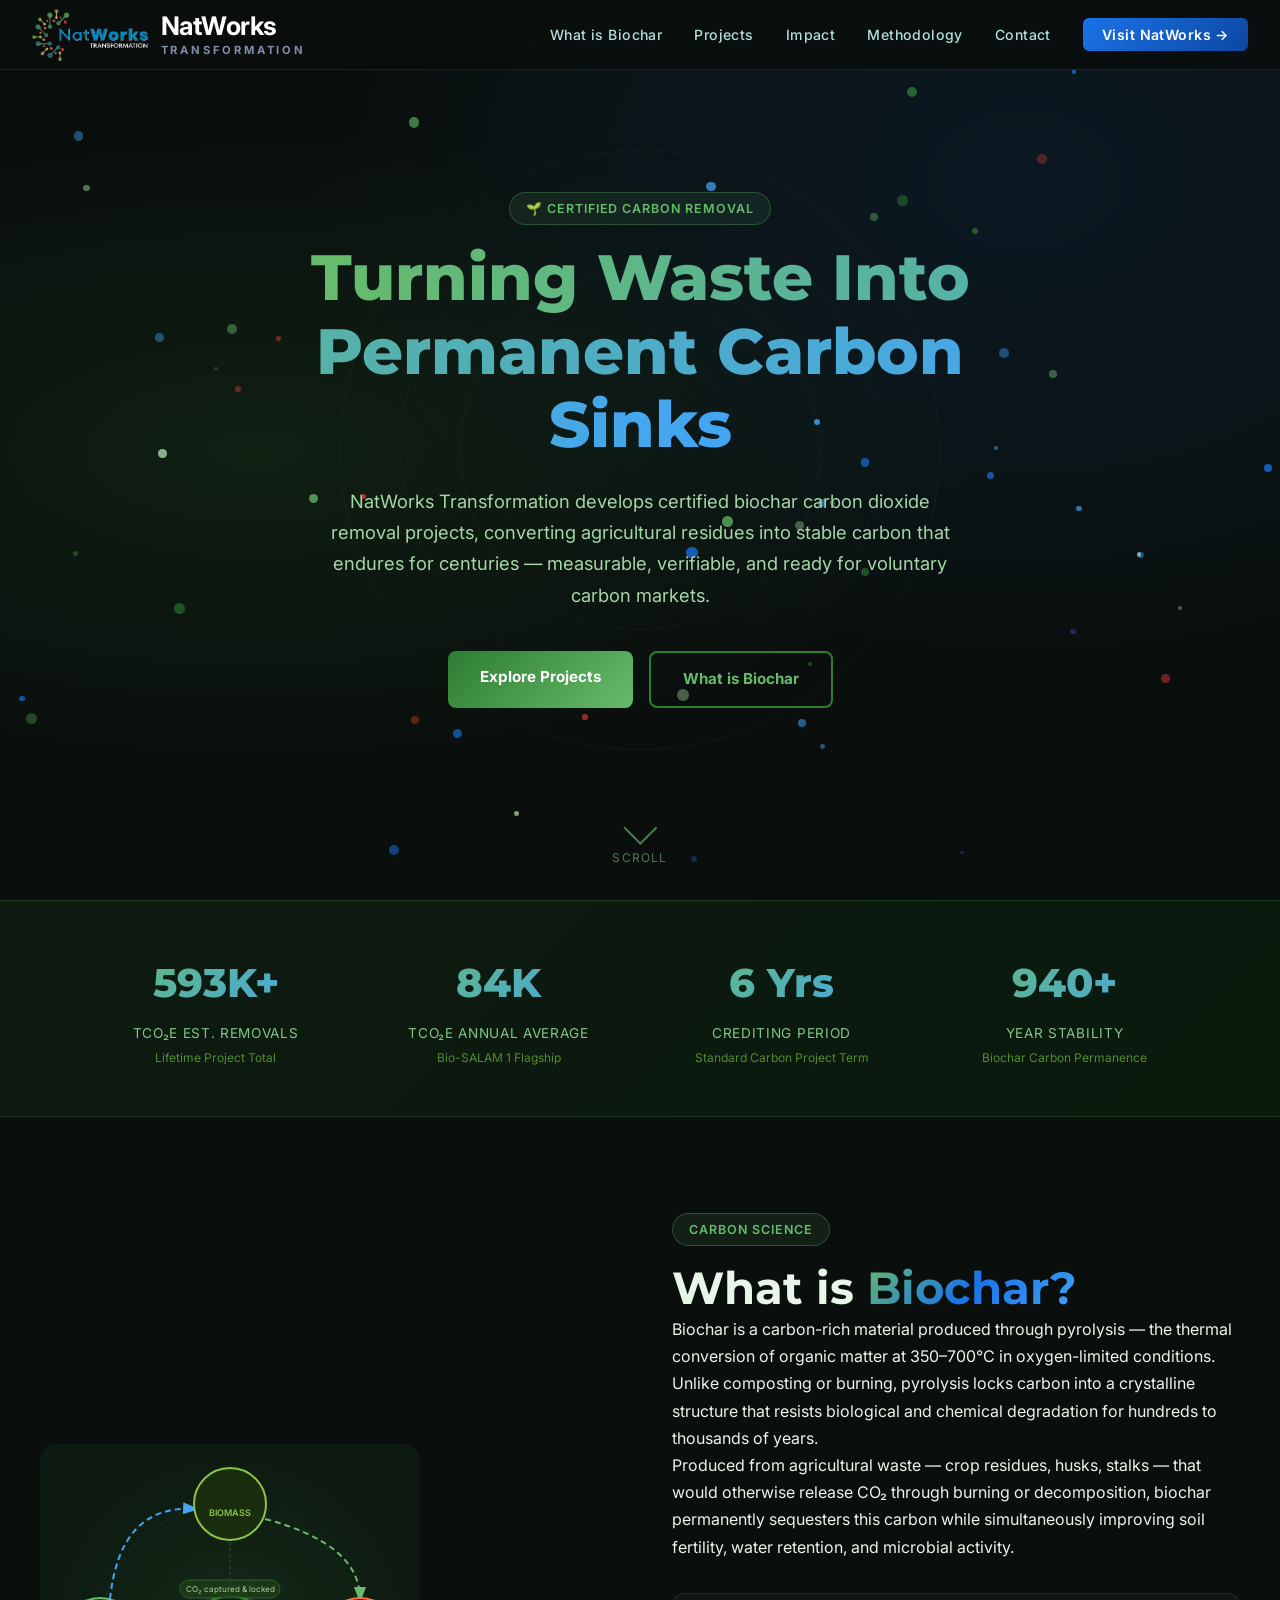
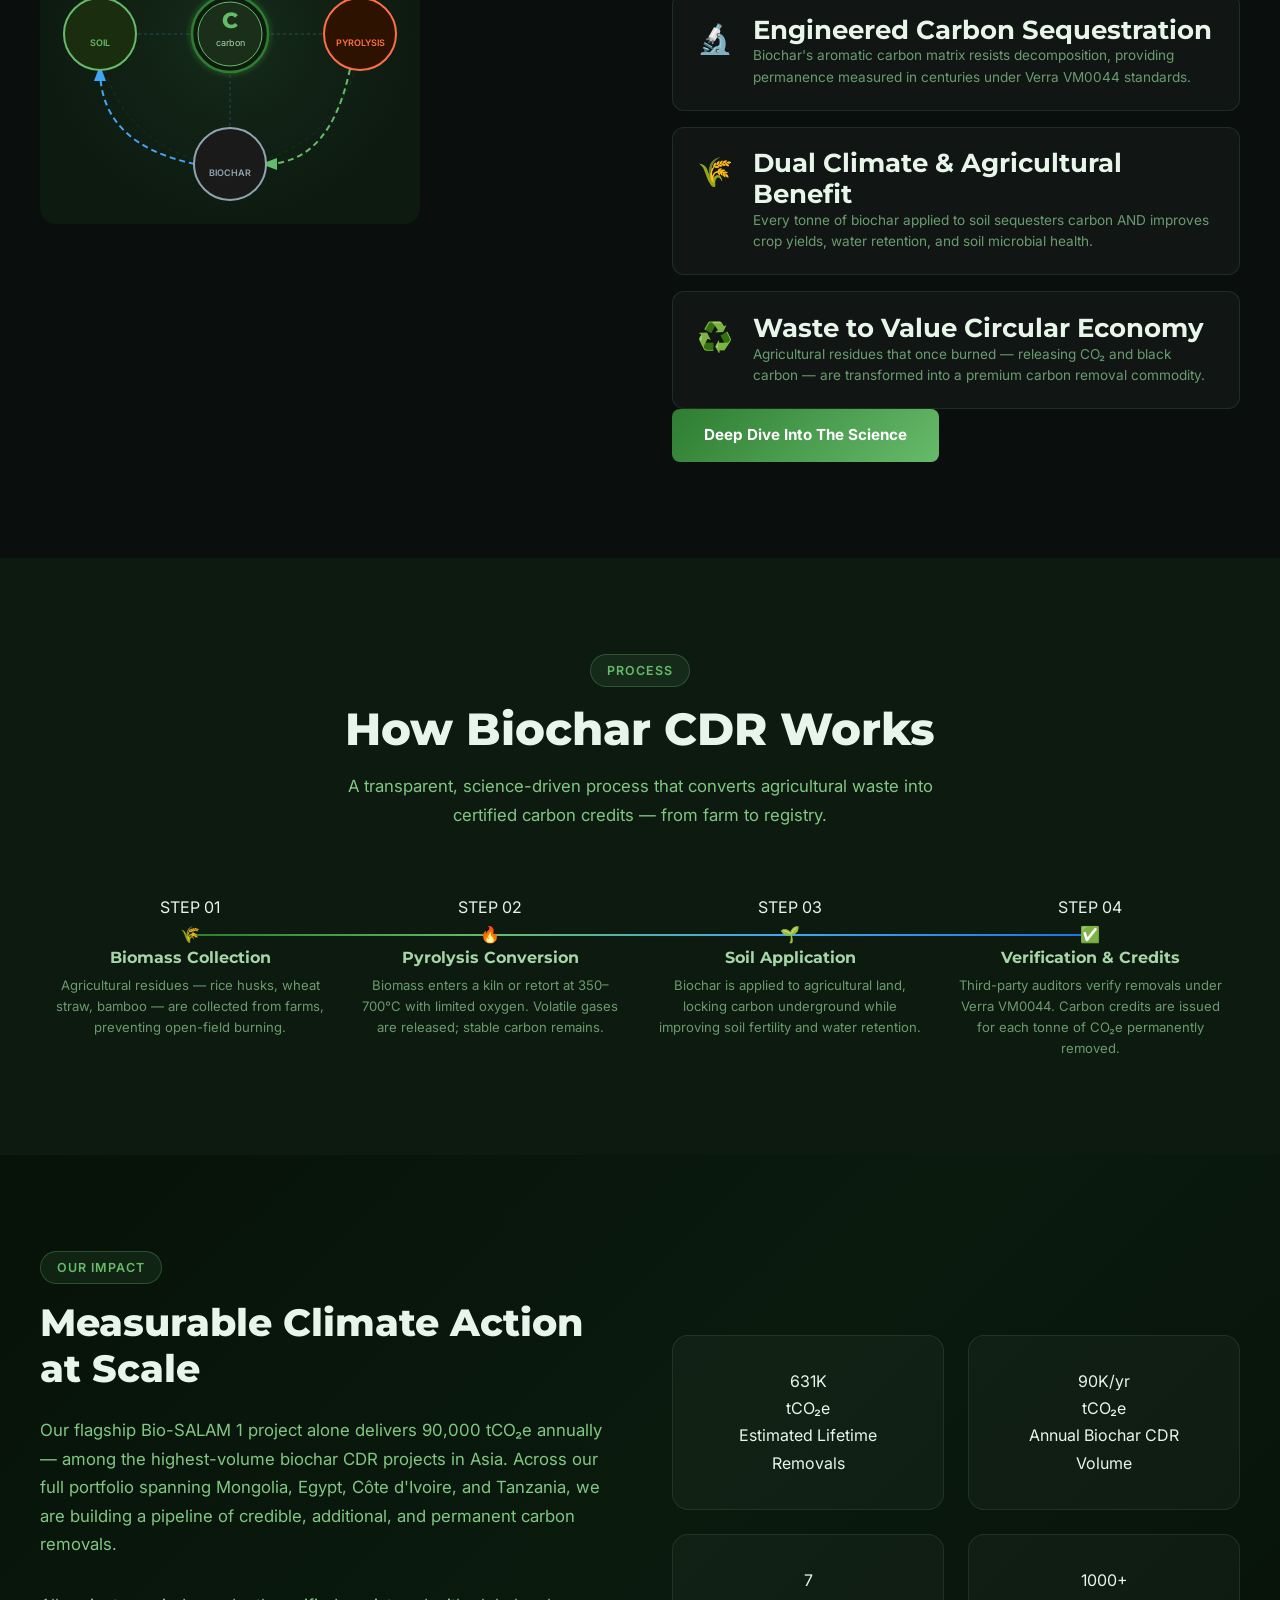
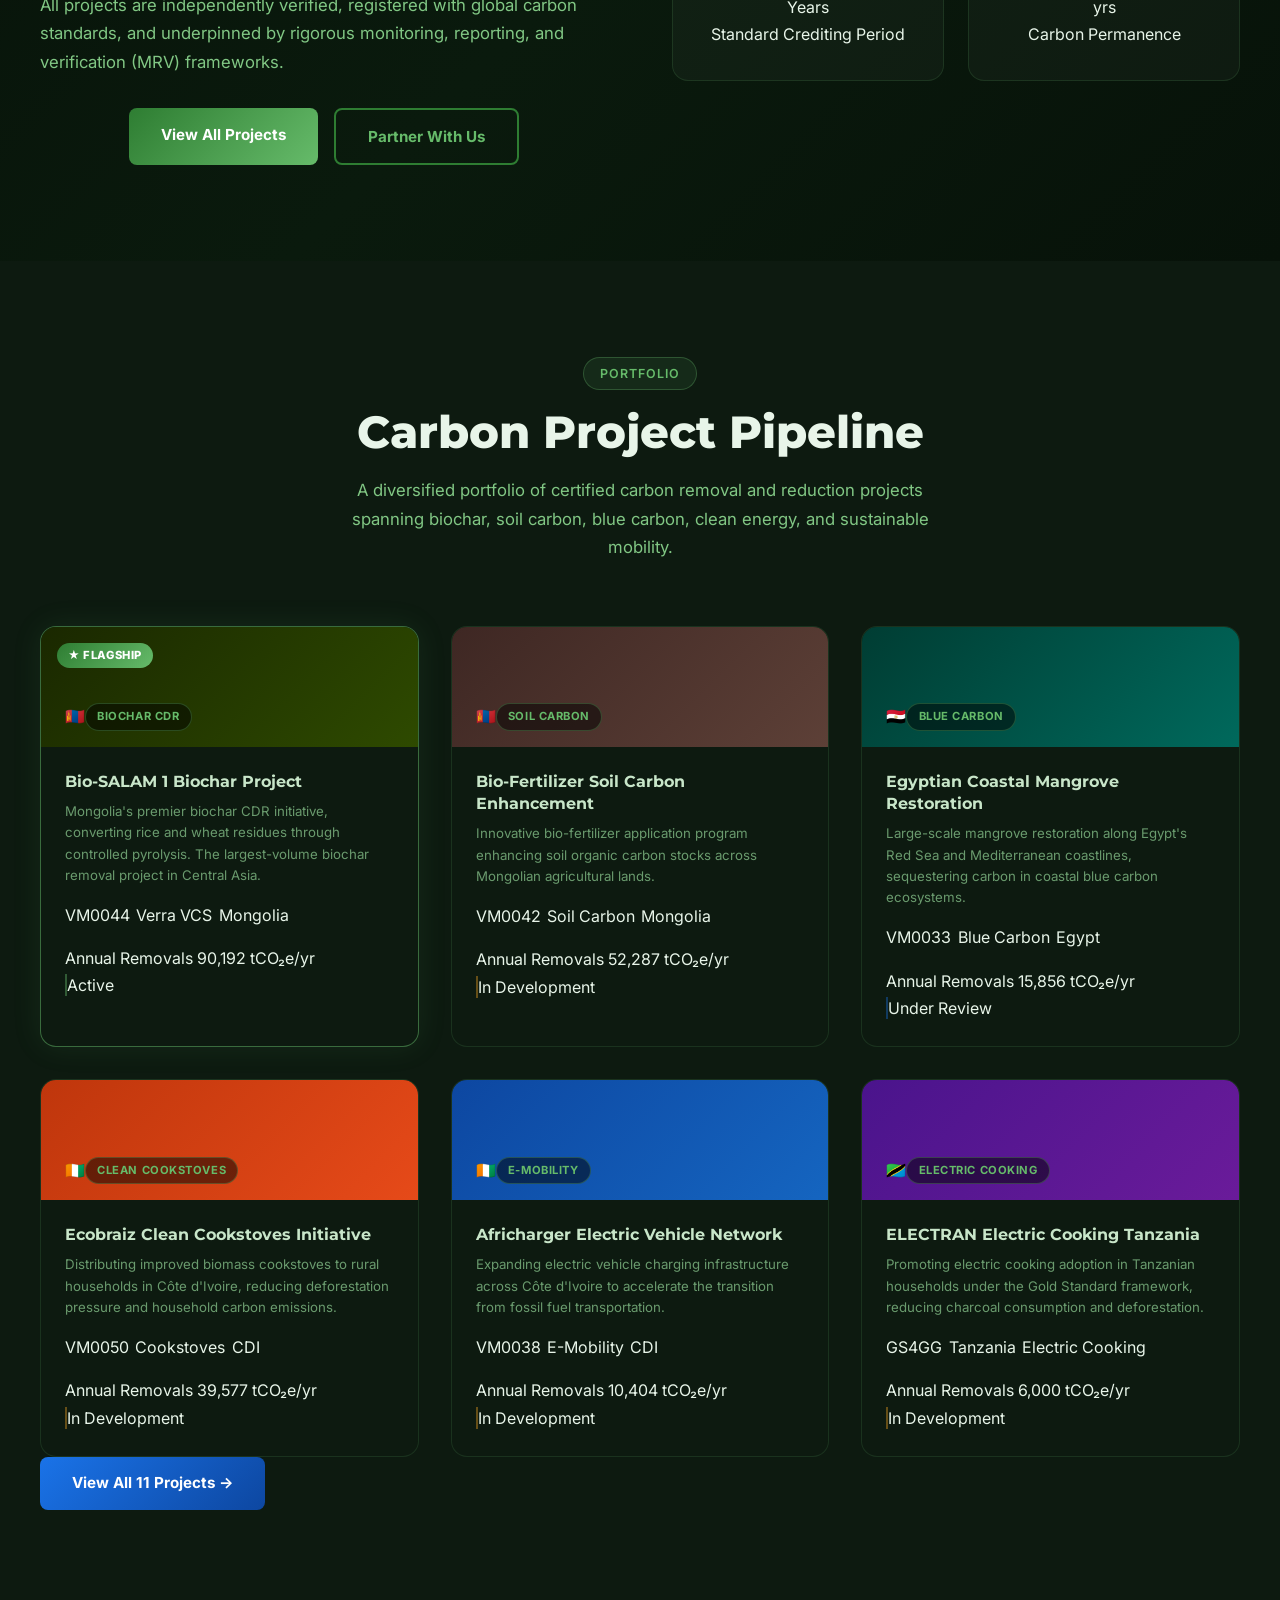
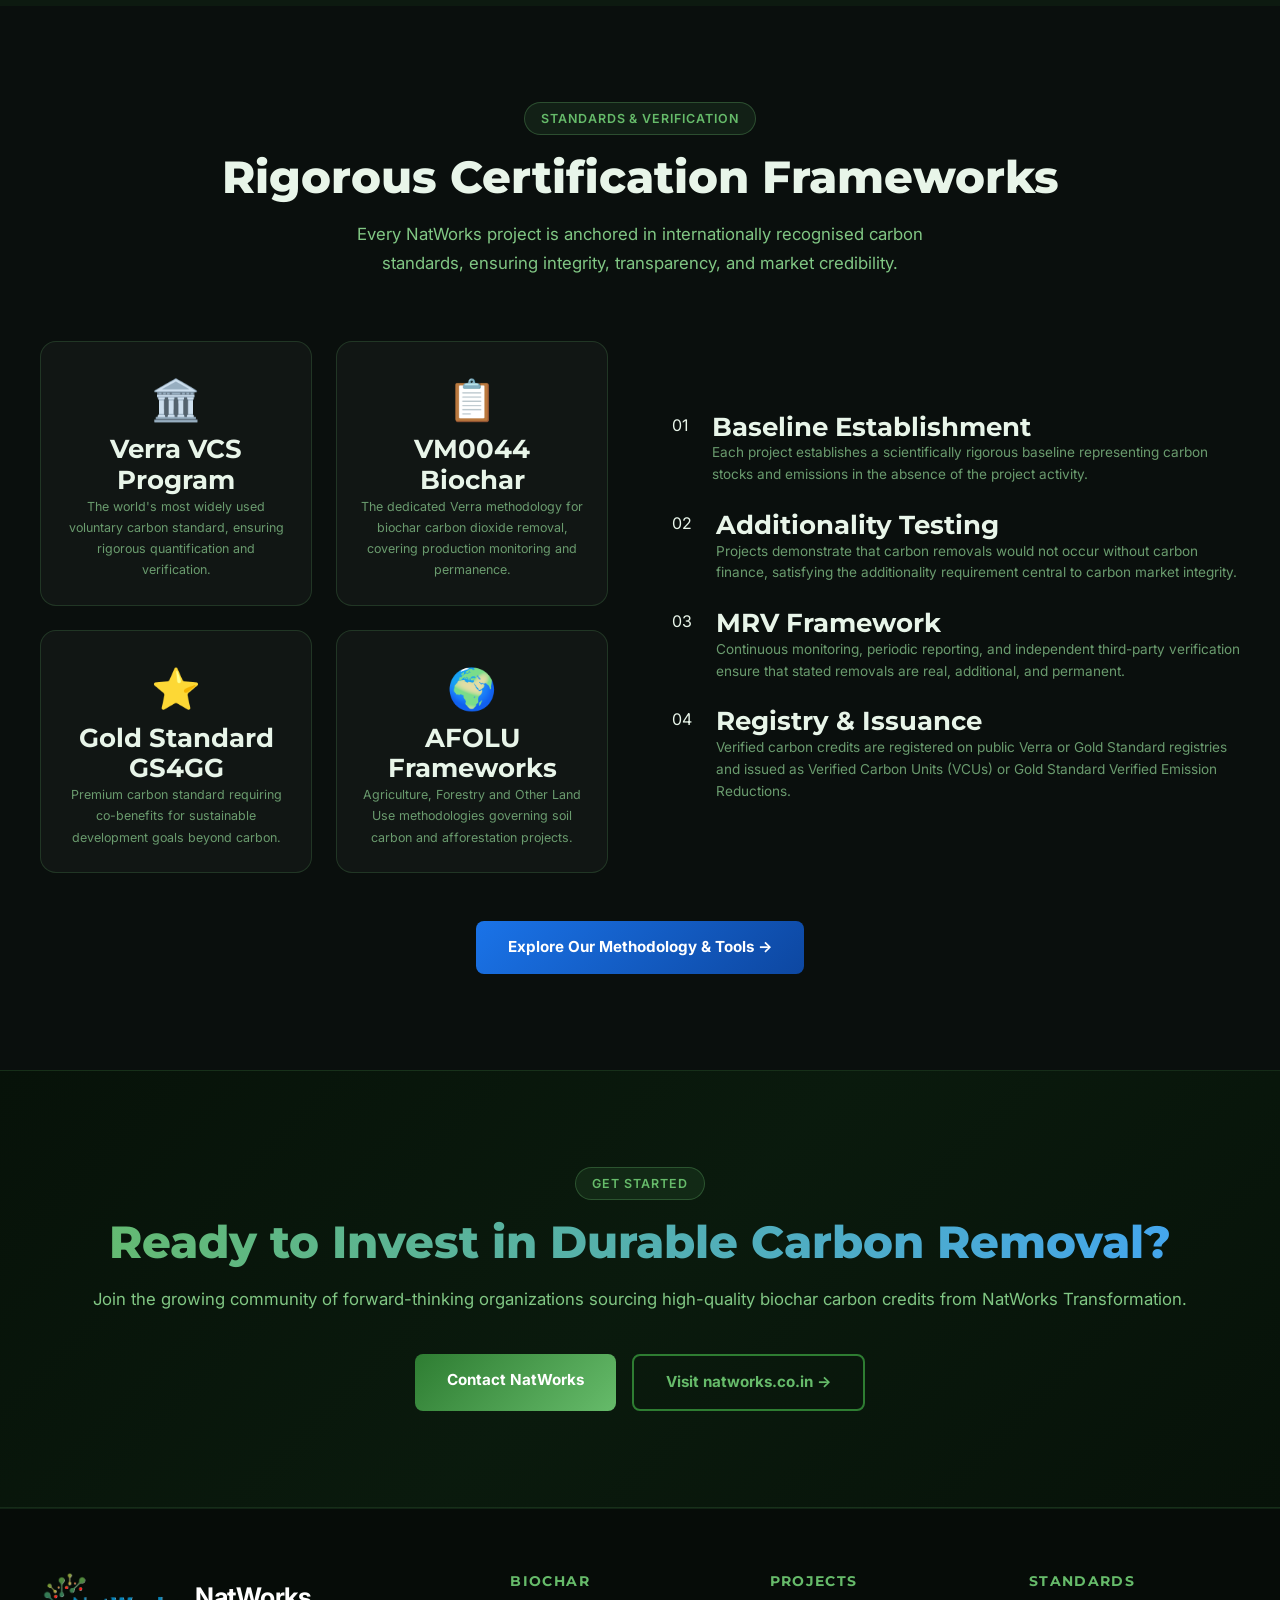
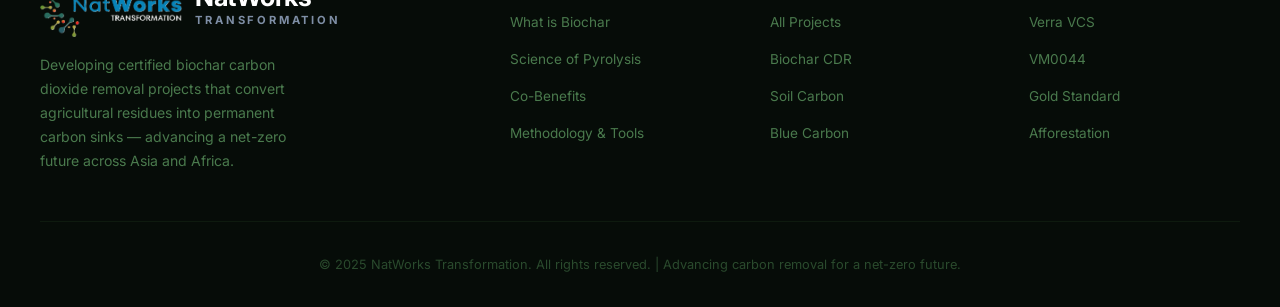
<file: index.html>
<!DOCTYPE html>
<html lang="en">
<head>
  <meta charset="UTF-8">
  <meta name="viewport" content="width=device-width, initial-scale=1.0">
  <meta name="description" content="NatWorks Transformation — Premium Biochar Carbon Removal Projects certified under Verra VM0044. Converting agricultural waste into permanent carbon sinks across Asia and Africa.">
  <meta property="og:title" content="NatWorks Transformation | Biochar Carbon Removal">
  <meta property="og:description" content="Certified biochar CDR projects delivering 631K+ tCO₂e estimated removals. VM0044 Verra certified.">
  <title>NatWorks Transformation | Biochar Carbon Removal</title>
  <link rel="preconnect" href="https://fonts.googleapis.com">
  <link rel="preconnect" href="https://fonts.gstatic.com" crossorigin>
  <link href="https://fonts.googleapis.com/css2?family=Inter:wght@300;400;500;600;700&family=Montserrat:wght@600;700;800;900&display=swap" rel="stylesheet">
  <link rel="stylesheet" href="css/styles.css">
  <link rel="stylesheet" href="css/animations.css">
</head>
<body>

  <!-- ===================== NAVBAR ===================== -->
  <nav class="navbar" role="navigation" aria-label="Main navigation">
    <a href="index.html" class="logo" aria-label="NatWorks Transformation Home">
      <img src="images/natworks-logo-light.png" alt="NatWorks Transformation" class="logo-img" width="639" height="285">
      <div class="logo-text">
        <span class="logo-name">NatWorks</span>
        <span class="tagline">Transformation</span>
      </div>
    </a>
    <ul class="nav-links" role="list">
      <li><a href="biochar.html">What is Biochar</a></li>
      <li><a href="projects.html">Projects</a></li>
      <li><a href="index.html#impact">Impact</a></li>
      <li><a href="methodology.html">Methodology</a></li>
      <li><a href="contact.html">Contact</a></li>
      <li><a href="https://natworks.co.in/" target="_blank" rel="noopener" class="nav-cta" aria-label="Visit NatWorks main website">Visit NatWorks →</a></li>
    </ul>
    <button class="hamburger" aria-label="Toggle mobile menu" aria-expanded="false">
      <span></span><span></span><span></span>
    </button>
  </nav>

  <!-- ===================== HERO SECTION ===================== -->
  <section class="hero" aria-label="Hero">
    <div id="particles" class="particle-container" aria-hidden="true"></div>
    <div class="carbon-ring-bg" aria-hidden="true">
      <div class="carbon-ring carbon-ring-1"></div>
      <div class="carbon-ring carbon-ring-2"></div>
      <div class="carbon-ring carbon-ring-3"></div>
    </div>
    <div class="hero-content">
      <span class="label-tag hero-animate-1">🌱 Certified Carbon Removal</span>
      <h1 class="hero-animate-2">
        <span class="animated-gradient-text">Turning Waste Into Permanent Carbon Sinks</span>
      </h1>
      <p class="hero-animate-3">
        NatWorks Transformation develops certified biochar carbon dioxide removal projects, converting agricultural residues into stable carbon that endures for centuries — measurable, verifiable, and ready for voluntary carbon markets.
      </p>
      <div class="hero-btns hero-animate-4">
        <a href="#projects" class="btn-primary">Explore Projects</a>
        <a href="biochar.html" class="btn-secondary">What is Biochar</a>
      </div>
    </div>
    <div class="scroll-indicator" aria-hidden="true">
      <div class="scroll-arrow"></div>
      <span>Scroll</span>
    </div>
  </section>

  <!-- ===================== STATS BAR ===================== -->
  <section class="stats-bar" aria-label="Key statistics">
    <div class="stats-grid">

      <div class="stat-item">
        <div class="stat-number reveal" data-count="631" data-suffix="K+">0</div>
        <div class="stat-label">tCO₂e Est. Removals</div>
        <div class="stat-sub">Lifetime Project Total</div>
      </div>

      <div class="stat-item">
        <div class="stat-number reveal" data-count="90" data-suffix="K">0</div>
        <div class="stat-label">tCO₂e Annual Average</div>
        <div class="stat-sub">Bio-SALAM 1 Flagship</div>
      </div>

      <div class="stat-item">
        <div class="stat-number reveal" data-count="7" data-suffix=" Yrs">0</div>
        <div class="stat-label">Crediting Period</div>
        <div class="stat-sub">Standard Carbon Project Term</div>
      </div>

      <div class="stat-item">
        <div class="stat-number reveal" data-count="1000" data-suffix="+">0</div>
        <div class="stat-label">Year Stability</div>
        <div class="stat-sub">Biochar Carbon Permanence</div>
      </div>

    </div>
  </section>

  <!-- ===================== WHAT IS BIOCHAR ===================== -->
  <section id="biochar" class="section" aria-labelledby="biochar-heading">
    <div class="container">
      <div class="two-col">

        <!-- LEFT: Carbon Cycle SVG -->
        <div class="biochar-diagram reveal-left" aria-label="Carbon cycle diagram">
          <svg width="380" height="380" viewBox="0 0 380 380" fill="none" xmlns="http://www.w3.org/2000/svg" role="img" aria-label="Biochar carbon cycle: Biomass to Pyrolysis to Biochar to Soil and back">
            <defs>
              <radialGradient id="bgGrad" cx="50%" cy="50%" r="50%">
                <stop offset="0%" stop-color="#152a1a"/>
                <stop offset="100%" stop-color="#0d1a10"/>
              </radialGradient>
              <marker id="arrowGreen" markerWidth="8" markerHeight="8" refX="6" refY="3" orient="auto">
                <path d="M0,0 L0,6 L8,3 z" fill="#66bb6a"/>
              </marker>
              <marker id="arrowBlue" markerWidth="8" markerHeight="8" refX="6" refY="3" orient="auto">
                <path d="M0,0 L0,6 L8,3 z" fill="#42a5f5"/>
              </marker>
              <filter id="glow">
                <feGaussianBlur stdDeviation="3" result="coloredBlur"/>
                <feMerge>
                  <feMergeNode in="coloredBlur"/>
                  <feMergeNode in="SourceGraphic"/>
                </feMerge>
              </filter>
            </defs>

            <!-- Background -->
            <rect width="380" height="380" rx="16" fill="url(#bgGrad)"/>

            <!-- Outer ring guide -->
            <circle cx="190" cy="190" r="130" stroke="rgba(102,187,106,0.12)" stroke-width="1" stroke-dasharray="4 4"/>

            <!-- Cycle arrows (arcs between nodes) -->
            <!-- Biomass (top, 190,60) → Pyrolysis (right, 320,190) -->
            <path d="M 225 75 Q 320 100 320 155" stroke="#66bb6a" stroke-width="2" stroke-dasharray="6 4" fill="none" marker-end="url(#arrowGreen)" class="cycle-arc"/>
            <!-- Pyrolysis (right) → Biochar (bottom, 190,320) -->
            <path d="M 310 225 Q 290 320 225 320" stroke="#66bb6a" stroke-width="2" stroke-dasharray="6 4" fill="none" marker-end="url(#arrowGreen)" class="cycle-arc"/>
            <!-- Biochar (bottom) → Soil (left, 60,190) -->
            <path d="M 155 320 Q 60 300 60 225" stroke="#42a5f5" stroke-width="2" stroke-dasharray="6 4" fill="none" marker-end="url(#arrowBlue)" class="cycle-arc"/>
            <!-- Soil (left) → Biomass (top) -->
            <path d="M 70 155 Q 80 60 155 65" stroke="#42a5f5" stroke-width="2" stroke-dasharray="6 4" fill="none" marker-end="url(#arrowBlue)" class="cycle-arc"/>

            <!-- Center Carbon atom -->
            <circle cx="190" cy="190" r="38" fill="#0d1a10" stroke="#2e7d32" stroke-width="2.5" filter="url(#glow)"/>
            <circle cx="190" cy="190" r="32" fill="#1a2e1a" stroke="#66bb6a" stroke-width="1"/>
            <text x="190" y="184" text-anchor="middle" font-family="Montserrat, sans-serif" font-size="22" font-weight="800" fill="#66bb6a">C</text>
            <text x="190" y="202" text-anchor="middle" font-family="Inter, sans-serif" font-size="9" fill="#a5d6a7">carbon</text>

            <!-- Connecting lines to center -->
            <line x1="190" y1="98" x2="190" y2="152" stroke="rgba(102,187,106,0.3)" stroke-width="1" stroke-dasharray="3 3"/>
            <line x1="282" y1="190" x2="228" y2="190" stroke="rgba(102,187,106,0.3)" stroke-width="1" stroke-dasharray="3 3"/>
            <line x1="190" y1="282" x2="190" y2="228" stroke="rgba(66,165,245,0.3)" stroke-width="1" stroke-dasharray="3 3"/>
            <line x1="98" y1="190" x2="152" y2="190" stroke="rgba(66,165,245,0.3)" stroke-width="1" stroke-dasharray="3 3"/>

            <!-- Node: Biomass (top) -->
            <circle cx="190" cy="60" r="36" fill="#1b2d0f" stroke="#8bc34a" stroke-width="2"/>
            <text x="190" y="54" text-anchor="middle" font-size="18">🌾</text>
            <text x="190" y="72" text-anchor="middle" font-family="Inter, sans-serif" font-size="9" font-weight="600" fill="#8bc34a">BIOMASS</text>

            <!-- Node: Pyrolysis (right) -->
            <circle cx="320" cy="190" r="36" fill="#2d1200" stroke="#ff7043" stroke-width="2"/>
            <text x="320" y="184" text-anchor="middle" font-size="18">🔥</text>
            <text x="320" y="202" text-anchor="middle" font-family="Inter, sans-serif" font-size="9" font-weight="600" fill="#ff7043">PYROLYSIS</text>

            <!-- Node: Biochar (bottom) -->
            <circle cx="190" cy="320" r="36" fill="#1a1a1a" stroke="#90a4ae" stroke-width="2"/>
            <text x="190" y="314" text-anchor="middle" font-size="18">⬛</text>
            <text x="190" y="332" text-anchor="middle" font-family="Inter, sans-serif" font-size="9" font-weight="600" fill="#90a4ae">BIOCHAR</text>

            <!-- Node: Soil (left) -->
            <circle cx="60" cy="190" r="36" fill="#1a2d0f" stroke="#66bb6a" stroke-width="2"/>
            <text x="60" y="184" text-anchor="middle" font-size="18">🌱</text>
            <text x="60" y="202" text-anchor="middle" font-family="Inter, sans-serif" font-size="9" font-weight="600" fill="#66bb6a">SOIL</text>

            <!-- CO2 capture label -->
            <rect x="140" y="136" width="100" height="18" rx="9" fill="rgba(30,60,20,0.8)" stroke="rgba(102,187,106,0.3)" stroke-width="1"/>
            <text x="190" y="148" text-anchor="middle" font-family="Inter, sans-serif" font-size="8" fill="#a5d6a7">CO₂ captured &amp; locked</text>
          </svg>
        </div>

        <!-- RIGHT: Text content -->
        <div class="biochar-text reveal-right">
          <span class="label-tag">Carbon Science</span>
          <h2 id="biochar-heading">What is <span class="gradient-text">Biochar?</span></h2>
          <p>
            Biochar is a carbon-rich material produced through pyrolysis — the thermal conversion of organic matter at 350–700°C in oxygen-limited conditions. Unlike composting or burning, pyrolysis locks carbon into a crystalline structure that resists biological and chemical degradation for hundreds to thousands of years.
          </p>
          <p>
            Produced from agricultural waste — crop residues, husks, stalks — that would otherwise release CO₂ through burning or decomposition, biochar permanently sequesters this carbon while simultaneously improving soil fertility, water retention, and microbial activity.
          </p>

          <div class="feature-cards">

            <div class="feature-card">
              <span class="feature-icon" aria-hidden="true">🔬</span>
              <div>
                <h3>Engineered Carbon Sequestration</h3>
                <p>Biochar's aromatic carbon matrix resists decomposition, providing permanence measured in centuries under Verra VM0044 standards.</p>
              </div>
            </div>

            <div class="feature-card">
              <span class="feature-icon" aria-hidden="true">🌾</span>
              <div>
                <h3>Dual Climate &amp; Agricultural Benefit</h3>
                <p>Every tonne of biochar applied to soil sequesters carbon AND improves crop yields, water retention, and soil microbial health.</p>
              </div>
            </div>

            <div class="feature-card">
              <span class="feature-icon" aria-hidden="true">♻️</span>
              <div>
                <h3>Waste to Value Circular Economy</h3>
                <p>Agricultural residues that once burned — releasing CO₂ and black carbon — are transformed into a premium carbon removal commodity.</p>
              </div>
            </div>

          </div>

          <a href="biochar.html" class="btn-primary">Deep Dive Into The Science</a>
        </div>

      </div>
    </div>
  </section>

  <!-- ===================== HOW IT WORKS ===================== -->
  <section id="how-it-works" class="section section-alt" aria-labelledby="how-it-works-heading">
    <div class="container">
      <div class="section-header">
        <span class="label-tag">Process</span>
        <h2 id="how-it-works-heading">How Biochar CDR Works</h2>
        <p>A transparent, science-driven process that converts agricultural waste into certified carbon credits — from farm to registry.</p>
      </div>

      <div class="process-steps" role="list">

        <div class="process-step reveal" role="listitem">
          <div class="step-number" aria-hidden="true">STEP 01</div>
          <div class="step-icon" aria-hidden="true">🌾</div>
          <h3>Biomass Collection</h3>
          <p>Agricultural residues — rice husks, wheat straw, bamboo — are collected from farms, preventing open-field burning.</p>
          <div class="step-connector" aria-hidden="true"></div>
        </div>

        <div class="process-step reveal" role="listitem">
          <div class="step-number" aria-hidden="true">STEP 02</div>
          <div class="step-icon" aria-hidden="true">🔥</div>
          <h3>Pyrolysis Conversion</h3>
          <p>Biomass enters a kiln or retort at 350–700°C with limited oxygen. Volatile gases are released; stable carbon remains.</p>
          <div class="step-connector" aria-hidden="true"></div>
        </div>

        <div class="process-step reveal" role="listitem">
          <div class="step-number" aria-hidden="true">STEP 03</div>
          <div class="step-icon" aria-hidden="true">🌱</div>
          <h3>Soil Application</h3>
          <p>Biochar is applied to agricultural land, locking carbon underground while improving soil fertility and water retention.</p>
          <div class="step-connector" aria-hidden="true"></div>
        </div>

        <div class="process-step reveal" role="listitem">
          <div class="step-number" aria-hidden="true">STEP 04</div>
          <div class="step-icon" aria-hidden="true">✅</div>
          <h3>Verification &amp; Credits</h3>
          <p>Third-party auditors verify removals under Verra VM0044. Carbon credits are issued for each tonne of CO₂e permanently removed.</p>
        </div>

      </div>
    </div>
  </section>

  <!-- ===================== IMPACT SECTION ===================== -->
  <section id="impact" class="section impact-section" aria-labelledby="impact-heading">
    <div class="container">
      <div class="two-col">

        <!-- LEFT -->
        <div class="impact-left reveal-left">
          <span class="label-tag">Our Impact</span>
          <h2 id="impact-heading">Measurable Climate Action at Scale</h2>
          <p>
            Our flagship Bio-SALAM 1 project alone delivers 90,000 tCO₂e annually — among the highest-volume biochar CDR projects in Asia. Across our full portfolio spanning Mongolia, Egypt, Côte d'Ivoire, and Tanzania, we are building a pipeline of credible, additional, and permanent carbon removals.
          </p>
          <p>
            All projects are independently verified, registered with global carbon standards, and underpinned by rigorous monitoring, reporting, and verification (MRV) frameworks.
          </p>
          <div class="cta-btns">
            <a href="projects.html" class="btn-primary">View All Projects</a>
            <a href="contact.html" class="btn-secondary">Partner With Us</a>
          </div>
        </div>

        <!-- RIGHT: Impact cards -->
        <div class="impact-cards-grid reveal-right" aria-label="Impact statistics">

          <div class="impact-card">
            <div class="impact-value">631K</div>
            <div class="impact-unit">tCO₂e</div>
            <div class="impact-desc">Estimated Lifetime Removals</div>
          </div>

          <div class="impact-card">
            <div class="impact-value">90K<span>/yr</span></div>
            <div class="impact-unit">tCO₂e</div>
            <div class="impact-desc">Annual Biochar CDR Volume</div>
          </div>

          <div class="impact-card">
            <div class="impact-value">7</div>
            <div class="impact-unit">Years</div>
            <div class="impact-desc">Standard Crediting Period</div>
          </div>

          <div class="impact-card">
            <div class="impact-value">1000+</div>
            <div class="impact-unit">yrs</div>
            <div class="impact-desc">Carbon Permanence</div>
          </div>

        </div>

      </div>
    </div>
  </section>

  <!-- ===================== PROJECT PORTFOLIO ===================== -->
  <section id="projects" class="section section-alt" aria-labelledby="projects-heading">
    <div class="container">
      <div class="section-header">
        <span class="label-tag">Portfolio</span>
        <h2 id="projects-heading">Carbon Project Pipeline</h2>
        <p>A diversified portfolio of certified carbon removal and reduction projects spanning biochar, soil carbon, blue carbon, clean energy, and sustainable mobility.</p>
      </div>

      <div class="projects-grid" role="list">

        <!-- Card 1: FEATURED -->
        <article class="project-card featured" role="listitem">
          <div class="project-card-header" style="background: linear-gradient(135deg, #1a2800, #2e4a00);">
            <div class="project-flag-row">
              <span class="project-flag" aria-label="Mongolia">🇲🇳</span>
              <span class="featured-badge" aria-label="Flagship project">★ FLAGSHIP</span>
            </div>
            <span class="project-type-badge">BIOCHAR CDR</span>
          </div>
          <div class="project-card-body">
            <h3>Bio-SALAM 1 Biochar Project</h3>
            <p>Mongolia's premier biochar CDR initiative, converting rice and wheat residues through controlled pyrolysis. The largest-volume biochar removal project in Central Asia.</p>
            <div class="project-tags" aria-label="Tags">
              <span class="tag">VM0044</span>
              <span class="tag">Verra VCS</span>
              <span class="tag">Mongolia</span>
            </div>
            <div class="project-metric">
              <span class="metric-label">Annual Removals</span>
              <span class="metric-value">90,192 tCO₂e/yr</span>
            </div>
            <div class="project-status">
              <span class="status-dot status-active" aria-hidden="true"></span>
              <span class="status-label">Active</span>
            </div>
          </div>
        </article>

        <!-- Card 2 -->
        <article class="project-card" role="listitem">
          <div class="project-card-header" style="background: linear-gradient(135deg, #3e2723, #5d4037);">
            <div class="project-flag-row">
              <span class="project-flag" aria-label="Mongolia">🇲🇳</span>
            </div>
            <span class="project-type-badge">SOIL CARBON</span>
          </div>
          <div class="project-card-body">
            <h3>Bio-Fertilizer Soil Carbon Enhancement</h3>
            <p>Innovative bio-fertilizer application program enhancing soil organic carbon stocks across Mongolian agricultural lands.</p>
            <div class="project-tags" aria-label="Tags">
              <span class="tag">VM0042</span>
              <span class="tag">Soil Carbon</span>
              <span class="tag">Mongolia</span>
            </div>
            <div class="project-metric">
              <span class="metric-label">Annual Removals</span>
              <span class="metric-value">52,287 tCO₂e/yr</span>
            </div>
            <div class="project-status">
              <span class="status-dot status-development" aria-hidden="true"></span>
              <span class="status-label">In Development</span>
            </div>
          </div>
        </article>

        <!-- Card 3 -->
        <article class="project-card" role="listitem">
          <div class="project-card-header" style="background: linear-gradient(135deg, #003d33, #00695c);">
            <div class="project-flag-row">
              <span class="project-flag" aria-label="Egypt">🇪🇬</span>
            </div>
            <span class="project-type-badge">BLUE CARBON</span>
          </div>
          <div class="project-card-body">
            <h3>Egyptian Coastal Mangrove Restoration</h3>
            <p>Large-scale mangrove restoration along Egypt's Red Sea and Mediterranean coastlines, sequestering carbon in coastal blue carbon ecosystems.</p>
            <div class="project-tags" aria-label="Tags">
              <span class="tag">VM0033</span>
              <span class="tag">Blue Carbon</span>
              <span class="tag">Egypt</span>
            </div>
            <div class="project-metric">
              <span class="metric-label">Annual Removals</span>
              <span class="metric-value">15,856 tCO₂e/yr</span>
            </div>
            <div class="project-status">
              <span class="status-dot status-rfr" aria-hidden="true"></span>
              <span class="status-label">Under Review</span>
            </div>
          </div>
        </article>

        <!-- Card 4 -->
        <article class="project-card" role="listitem">
          <div class="project-card-header" style="background: linear-gradient(135deg, #bf360c, #e64a19);">
            <div class="project-flag-row">
              <span class="project-flag" aria-label="Côte d'Ivoire">🇨🇮</span>
            </div>
            <span class="project-type-badge">CLEAN COOKSTOVES</span>
          </div>
          <div class="project-card-body">
            <h3>Ecobraiz Clean Cookstoves Initiative</h3>
            <p>Distributing improved biomass cookstoves to rural households in Côte d'Ivoire, reducing deforestation pressure and household carbon emissions.</p>
            <div class="project-tags" aria-label="Tags">
              <span class="tag">VM0050</span>
              <span class="tag">Cookstoves</span>
              <span class="tag">CDI</span>
            </div>
            <div class="project-metric">
              <span class="metric-label">Annual Removals</span>
              <span class="metric-value">39,577 tCO₂e/yr</span>
            </div>
            <div class="project-status">
              <span class="status-dot status-development" aria-hidden="true"></span>
              <span class="status-label">In Development</span>
            </div>
          </div>
        </article>

        <!-- Card 5 -->
        <article class="project-card" role="listitem">
          <div class="project-card-header" style="background: linear-gradient(135deg, #0d47a1, #1565c0);">
            <div class="project-flag-row">
              <span class="project-flag" aria-label="Côte d'Ivoire">🇨🇮</span>
            </div>
            <span class="project-type-badge">E-MOBILITY</span>
          </div>
          <div class="project-card-body">
            <h3>Africharger Electric Vehicle Network</h3>
            <p>Expanding electric vehicle charging infrastructure across Côte d'Ivoire to accelerate the transition from fossil fuel transportation.</p>
            <div class="project-tags" aria-label="Tags">
              <span class="tag">VM0038</span>
              <span class="tag">E-Mobility</span>
              <span class="tag">CDI</span>
            </div>
            <div class="project-metric">
              <span class="metric-label">Annual Removals</span>
              <span class="metric-value">10,404 tCO₂e/yr</span>
            </div>
            <div class="project-status">
              <span class="status-dot status-development" aria-hidden="true"></span>
              <span class="status-label">In Development</span>
            </div>
          </div>
        </article>

        <!-- Card 6 -->
        <article class="project-card" role="listitem">
          <div class="project-card-header" style="background: linear-gradient(135deg, #4a148c, #6a1b9a);">
            <div class="project-flag-row">
              <span class="project-flag" aria-label="Tanzania">🇹🇿</span>
            </div>
            <span class="project-type-badge">ELECTRIC COOKING</span>
          </div>
          <div class="project-card-body">
            <h3>ELECTRAN Electric Cooking Tanzania</h3>
            <p>Promoting electric cooking adoption in Tanzanian households under the Gold Standard framework, reducing charcoal consumption and deforestation.</p>
            <div class="project-tags" aria-label="Tags">
              <span class="tag">GS4GG</span>
              <span class="tag">Tanzania</span>
              <span class="tag">Electric Cooking</span>
            </div>
            <div class="project-metric">
              <span class="metric-label">Annual Removals</span>
              <span class="metric-value">6,000 tCO₂e/yr</span>
            </div>
            <div class="project-status">
              <span class="status-dot status-development" aria-hidden="true"></span>
              <span class="status-label">In Development</span>
            </div>
          </div>
        </article>

      </div>

      <div class="section-cta">
        <a href="projects.html" class="btn-blue">View All 11 Projects →</a>
      </div>

    </div>
  </section>

  <!-- ===================== METHODOLOGY SECTION ===================== -->
  <section id="methodology" class="section" aria-labelledby="methodology-heading">
    <div class="container">
      <div class="section-header">
        <span class="label-tag">Standards &amp; Verification</span>
        <h2 id="methodology-heading">Rigorous Certification Frameworks</h2>
        <p>Every NatWorks project is anchored in internationally recognised carbon standards, ensuring integrity, transparency, and market credibility.</p>
      </div>
      <div class="two-col methodology-layout">

        <!-- LEFT: Certification badges -->
        <div class="methodology-badges reveal-left" aria-label="Certification standards">

          <div class="cert-badge">
            <span class="cert-icon" aria-hidden="true">🏛️</span>
            <div>
              <h3>Verra VCS Program</h3>
              <p>The world's most widely used voluntary carbon standard, ensuring rigorous quantification and verification.</p>
            </div>
          </div>

          <div class="cert-badge">
            <span class="cert-icon" aria-hidden="true">📋</span>
            <div>
              <h3>VM0044 Biochar</h3>
              <p>The dedicated Verra methodology for biochar carbon dioxide removal, covering production monitoring and permanence.</p>
            </div>
          </div>

          <div class="cert-badge">
            <span class="cert-icon" aria-hidden="true">⭐</span>
            <div>
              <h3>Gold Standard GS4GG</h3>
              <p>Premium carbon standard requiring co-benefits for sustainable development goals beyond carbon.</p>
            </div>
          </div>

          <div class="cert-badge">
            <span class="cert-icon" aria-hidden="true">🌍</span>
            <div>
              <h3>AFOLU Frameworks</h3>
              <p>Agriculture, Forestry and Other Land Use methodologies governing soil carbon and afforestation projects.</p>
            </div>
          </div>

        </div>

        <!-- RIGHT: Methodology steps -->
        <div class="methodology-items reveal-right">

          <div class="method-item">
            <div class="method-number" aria-hidden="true">01</div>
            <div class="method-content">
              <h3>Baseline Establishment</h3>
              <p>Each project establishes a scientifically rigorous baseline representing carbon stocks and emissions in the absence of the project activity.</p>
            </div>
          </div>

          <div class="method-item">
            <div class="method-number" aria-hidden="true">02</div>
            <div class="method-content">
              <h3>Additionality Testing</h3>
              <p>Projects demonstrate that carbon removals would not occur without carbon finance, satisfying the additionality requirement central to carbon market integrity.</p>
            </div>
          </div>

          <div class="method-item">
            <div class="method-number" aria-hidden="true">03</div>
            <div class="method-content">
              <h3>MRV Framework</h3>
              <p>Continuous monitoring, periodic reporting, and independent third-party verification ensure that stated removals are real, additional, and permanent.</p>
            </div>
          </div>

          <div class="method-item">
            <div class="method-number" aria-hidden="true">04</div>
            <div class="method-content">
              <h3>Registry &amp; Issuance</h3>
              <p>Verified carbon credits are registered on public Verra or Gold Standard registries and issued as Verified Carbon Units (VCUs) or Gold Standard Verified Emission Reductions.</p>
            </div>
          </div>

        </div>

      </div>

      <div style="text-align:center; margin-top:3rem;">
        <a href="methodology.html" class="btn-blue">Explore Our Methodology &amp; Tools →</a>
      </div>
    </div>
  </section>

  <!-- ===================== CTA BANNER ===================== -->
  <section class="cta-banner" aria-labelledby="cta-heading">
    <div class="container cta-banner-inner">
      <span class="label-tag">Get Started</span>
      <h2 id="cta-heading" class="animated-gradient-text">Ready to Invest in Durable Carbon Removal?</h2>
      <p>Join the growing community of forward-thinking organizations sourcing high-quality biochar carbon credits from NatWorks Transformation.</p>
      <div class="cta-btns">
        <a href="contact.html" class="btn-primary">Contact NatWorks</a>
        <a href="https://natworks.co.in/" target="_blank" rel="noopener" class="btn-secondary">Visit natworks.co.in →</a>
      </div>
    </div>
  </section>

  <!-- ===================== FOOTER ===================== -->
  <footer class="footer" role="contentinfo">
    <div class="container">
      <div class="footer-grid">

        <!-- Col 1: Brand -->
        <div class="footer-brand">
          <a href="index.html" class="logo footer-logo" aria-label="NatWorks Transformation Home">
            <img src="images/natworks-logo-light.png" alt="NatWorks Transformation" class="logo-img" width="639" height="285">
            <div class="logo-text">
              <span class="logo-name">NatWorks</span>
              <span class="tagline">Transformation</span>
            </div>
          </a>
          <p class="footer-desc">Developing certified biochar carbon dioxide removal projects that convert agricultural residues into permanent carbon sinks — advancing a net-zero future across Asia and Africa.</p>
        </div>

        <!-- Col 2: Biochar -->
        <nav class="footer-col" aria-label="Biochar pages">
          <h4>Biochar</h4>
          <ul role="list">
            <li><a href="biochar.html">What is Biochar</a></li>
            <li><a href="biochar.html#pyrolysis">Science of Pyrolysis</a></li>
            <li><a href="biochar.html#cobenefits">Co-Benefits</a></li>
            <li><a href="methodology.html">Methodology &amp; Tools</a></li>
          </ul>
        </nav>

        <!-- Col 3: Projects -->
        <nav class="footer-col" aria-label="Projects pages">
          <h4>Projects</h4>
          <ul role="list">
            <li><a href="projects.html">All Projects</a></li>
            <li><a href="projects.html">Biochar CDR</a></li>
            <li><a href="projects.html">Soil Carbon</a></li>
            <li><a href="projects.html">Blue Carbon</a></li>
          </ul>
        </nav>

        <!-- Col 4: Standards -->
        <nav class="footer-col" aria-label="Carbon standards">
          <h4>Standards</h4>
          <ul role="list">
            <li><a href="https://verra.org" target="_blank" rel="noopener">Verra VCS</a></li>
            <li><a href="https://verra.org" target="_blank" rel="noopener">VM0044</a></li>
            <li><a href="https://goldstandard.org" target="_blank" rel="noopener">Gold Standard</a></li>
            <li><a href="projects.html">Afforestation</a></li>
          </ul>
        </nav>

      </div>

      <div class="footer-bottom">
        <p>© 2025 NatWorks Transformation. All rights reserved. | Advancing carbon removal for a net-zero future.</p>
      </div>
    </div>
  </footer>

  <script src="js/main.js"></script>
</body>
</html>
</file>
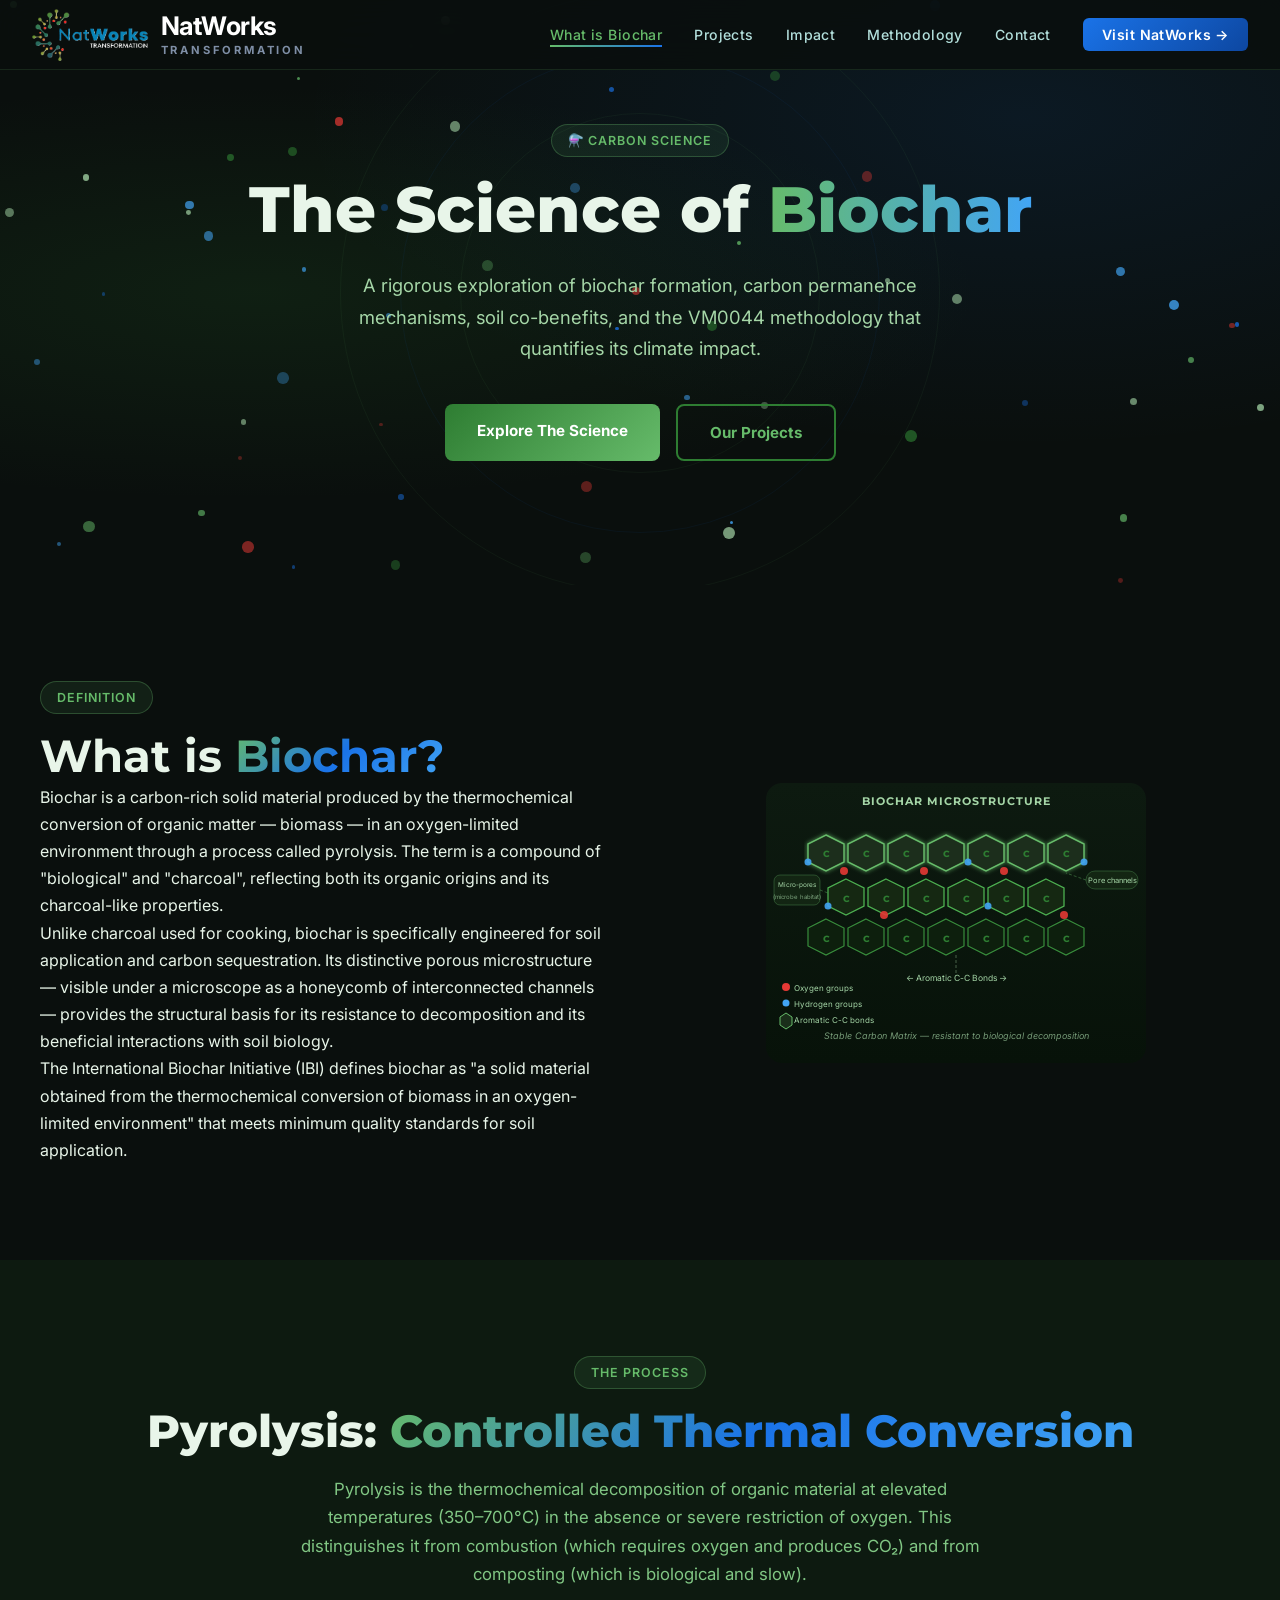
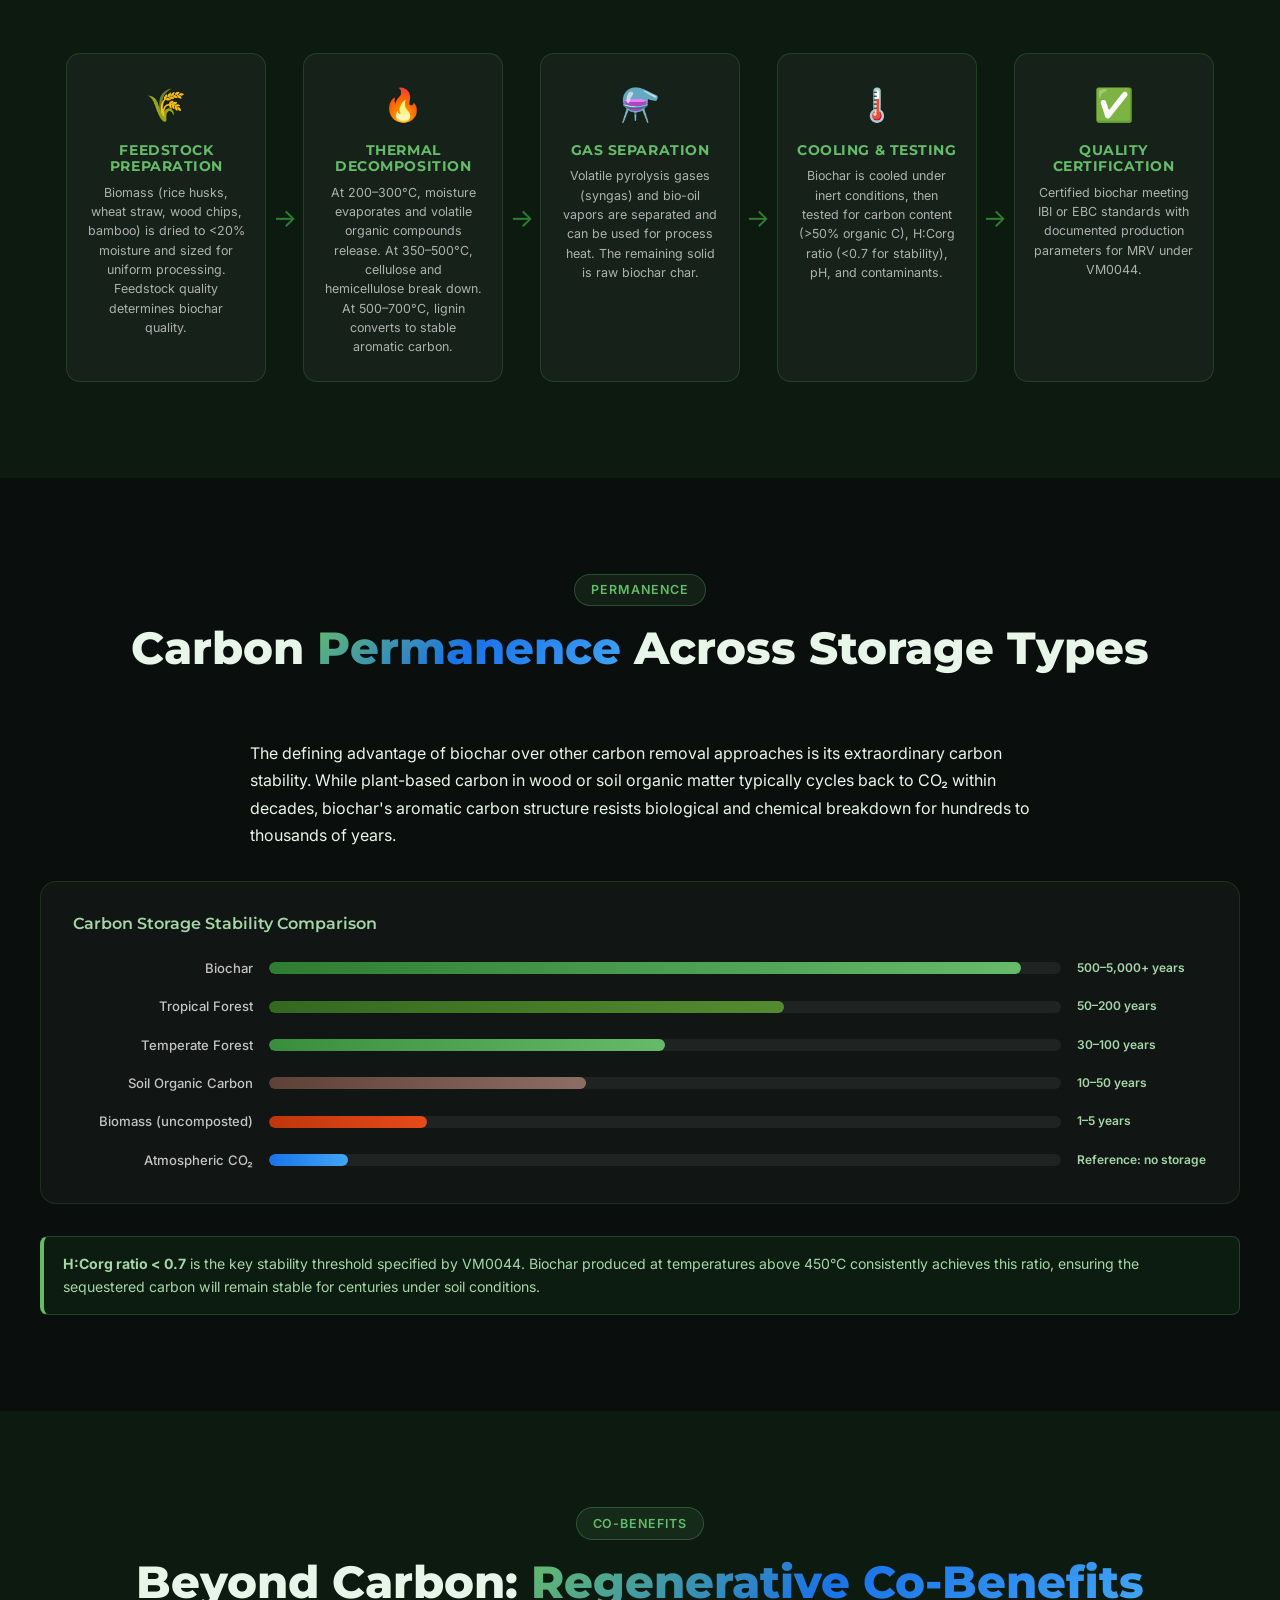
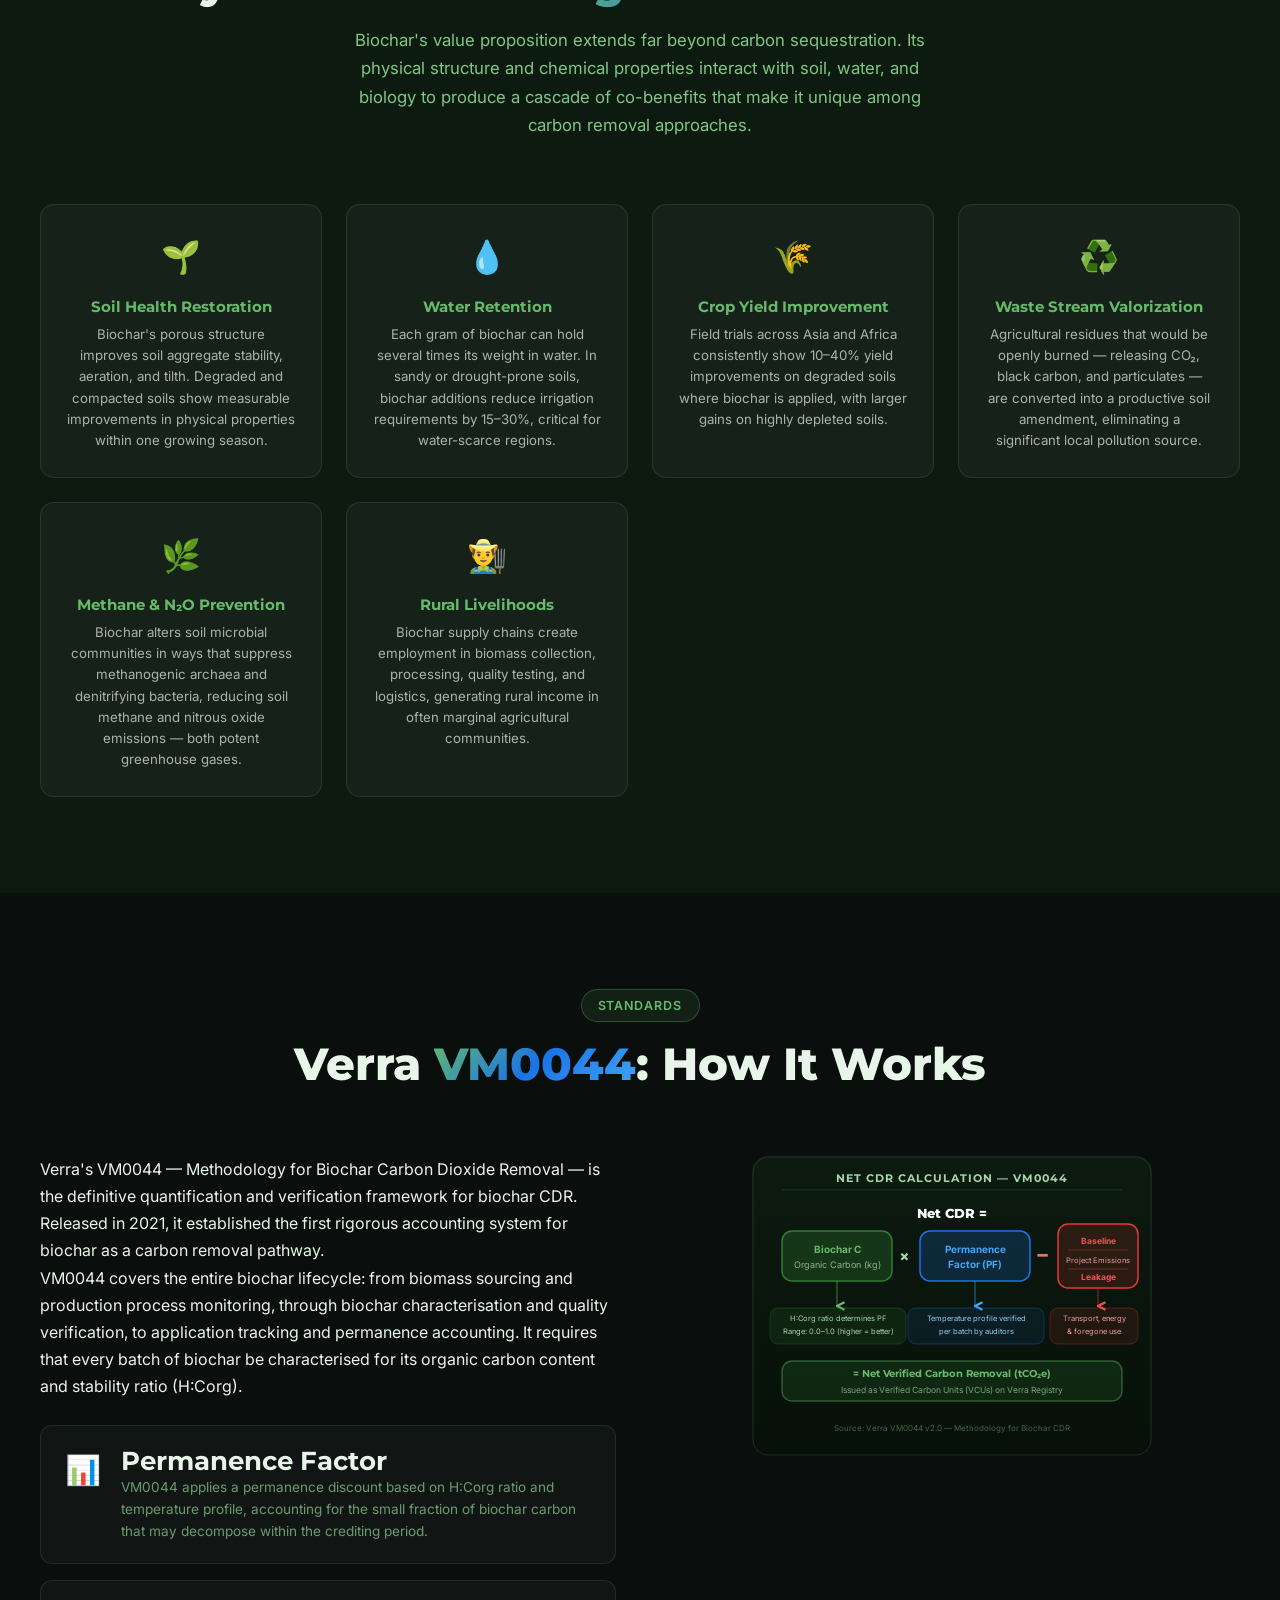
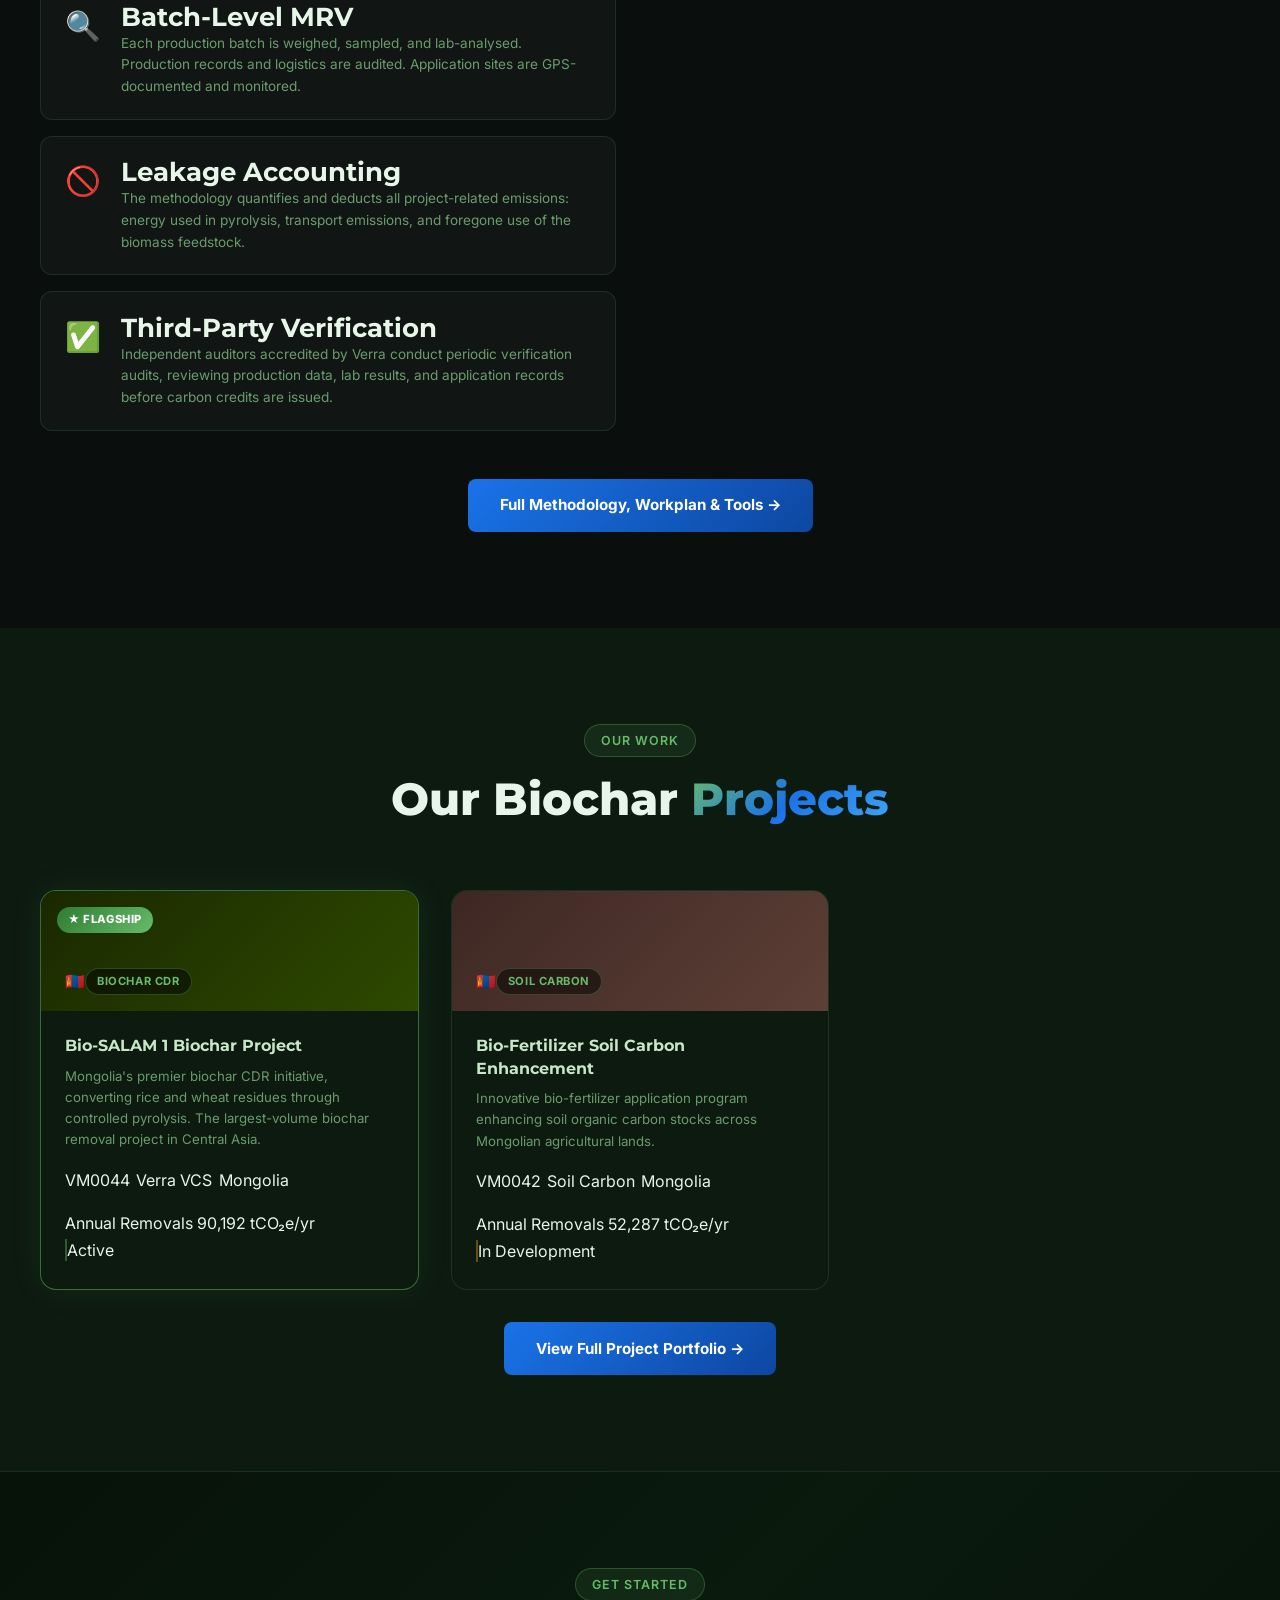
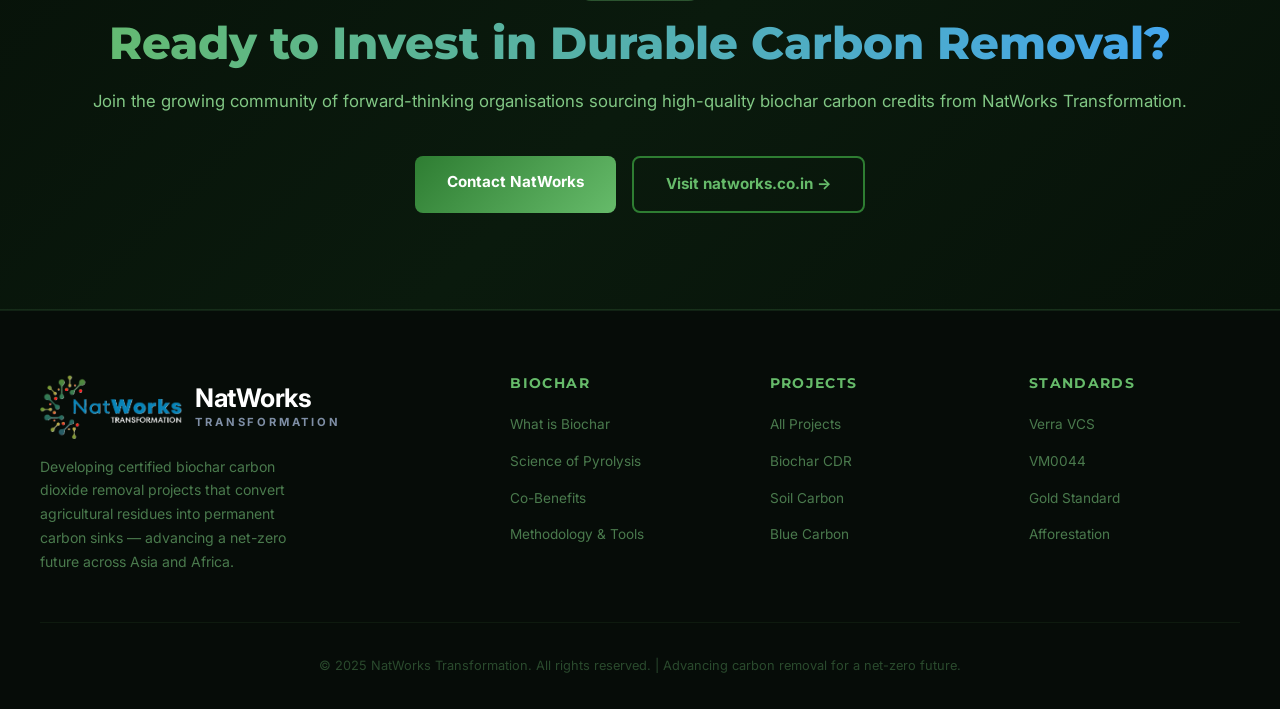
<file: biochar.html>
<!DOCTYPE html>
<html lang="en">
<head>
  <meta charset="UTF-8">
  <meta name="viewport" content="width=device-width, initial-scale=1.0">
  <meta name="description" content="The science of biochar — pyrolysis, carbon permanence, co-benefits, and Verra VM0044 methodology explained by NatWorks Transformation.">
  <meta property="og:title" content="What is Biochar | NatWorks Transformation">
  <title>What is Biochar | NatWorks Transformation</title>
  <link rel="preconnect" href="https://fonts.googleapis.com">
  <link rel="preconnect" href="https://fonts.gstatic.com" crossorigin>
  <link href="https://fonts.googleapis.com/css2?family=Inter:wght@300;400;500;600;700&family=Montserrat:wght@600;700;800;900&display=swap" rel="stylesheet">
  <link rel="stylesheet" href="css/styles.css">
  <link rel="stylesheet" href="css/animations.css">
  <style>
    /* ── Page-specific styles ── */

    /* Pyrolysis steps */
    .pyrolysis-steps {
      display: flex;
      align-items: stretch;
      flex-wrap: wrap;
      gap: 0;
      margin-top: 2.5rem;
      justify-content: center;
    }
    .pyro-step {
      background: var(--card-bg, rgba(255,255,255,0.04));
      border: 1px solid rgba(102,187,106,0.18);
      border-radius: 14px;
      padding: 1.5rem 1.2rem;
      flex: 1 1 170px;
      max-width: 200px;
      text-align: center;
      transition: transform 0.3s, box-shadow 0.3s;
    }
    .pyro-step:hover {
      transform: translateY(-4px);
      box-shadow: 0 12px 32px rgba(102,187,106,0.15);
    }
    .pyro-step-icon {
      font-size: 2rem;
      margin-bottom: 0.6rem;
      display: block;
    }
    .pyro-step h3 {
      font-size: 0.85rem;
      font-weight: 700;
      color: #66bb6a;
      margin-bottom: 0.5rem;
      text-transform: uppercase;
      letter-spacing: 0.04em;
    }
    .pyro-step p {
      font-size: 0.78rem;
      color: rgba(255,255,255,0.65);
      line-height: 1.55;
      margin: 0;
    }
    .pyro-arrow {
      display: flex;
      align-items: center;
      justify-content: center;
      font-size: 1.6rem;
      color: #2e7d32;
      padding: 0 0.4rem;
      flex-shrink: 0;
    }
    @media (max-width: 768px) {
      .pyrolysis-steps { flex-direction: column; align-items: center; }
      .pyro-arrow { transform: rotate(90deg); padding: 0.3rem 0; }
      .pyro-step { max-width: 100%; }
    }

    /* Stability chart */
    .stability-chart {
      background: rgba(255,255,255,0.03);
      border: 1px solid rgba(102,187,106,0.15);
      border-radius: 16px;
      padding: 2rem;
      margin-top: 2rem;
    }
    .stability-chart h3 {
      color: #a5d6a7;
      font-size: 1rem;
      font-weight: 600;
    }
    .stability-bars {
      display: flex;
      flex-direction: column;
      gap: 1rem;
    }
    .stability-row {
      display: grid;
      grid-template-columns: 180px 1fr 130px;
      align-items: center;
      gap: 1rem;
    }
    @media (max-width: 600px) {
      .stability-row { grid-template-columns: 120px 1fr 100px; }
    }
    .stability-label {
      font-size: 0.82rem;
      color: rgba(255,255,255,0.75);
      font-weight: 500;
      text-align: right;
    }
    .stability-bar-track {
      background: rgba(255,255,255,0.06);
      border-radius: 99px;
      height: 12px;
      overflow: hidden;
    }
    .stability-bar {
      height: 100%;
      border-radius: 99px;
      width: 0;
      transition: width 1.2s cubic-bezier(0.4,0,0.2,1);
    }
    .stability-years {
      font-size: 0.75rem;
      color: #a5d6a7;
      font-weight: 600;
    }
    .permanence-tip {
      background: rgba(46,125,50,0.12);
      border: 1px solid rgba(102,187,106,0.25);
      border-left: 4px solid #66bb6a;
      border-radius: 8px;
      padding: 1rem 1.2rem;
      margin-top: 2rem;
      font-size: 0.88rem;
      color: #a5d6a7;
      line-height: 1.6;
    }

    /* Co-benefit grid */
    .cobenefit-grid {
      display: grid;
      grid-template-columns: repeat(auto-fill, minmax(280px, 1fr));
      gap: 1.5rem;
      margin-top: 2rem;
    }
    .cobenefit-card {
      background: rgba(255,255,255,0.04);
      border: 1px solid rgba(102,187,106,0.15);
      border-radius: 14px;
      padding: 1.6rem;
      transition: transform 0.3s, border-color 0.3s, box-shadow 0.3s;
    }
    .cobenefit-card:hover {
      transform: translateY(-4px);
      border-color: rgba(102,187,106,0.4);
      box-shadow: 0 12px 32px rgba(102,187,106,0.12);
    }
    .cobenefit-icon {
      font-size: 2rem;
      margin-bottom: 0.8rem;
      display: block;
    }
    .cobenefit-card h3 {
      font-size: 0.95rem;
      font-weight: 700;
      color: #66bb6a;
      margin-bottom: 0.5rem;
    }
    .cobenefit-card p {
      font-size: 0.83rem;
      color: rgba(255,255,255,0.65);
      line-height: 1.6;
      margin: 0;
    }

    /* VM0044 layout */
    .vm0044-grid {
      display: grid;
      grid-template-columns: 1fr 1fr;
      gap: 3rem;
      align-items: start;
    }
    @media (max-width: 900px) {
      .vm0044-grid { grid-template-columns: 1fr; }
    }
    .vm0044-features {
      display: flex;
      flex-direction: column;
      gap: 1rem;
      margin-top: 1.5rem;
    }

    /* Partner section cards */
    .partner-cards {
      display: grid;
      grid-template-columns: repeat(auto-fill, minmax(270px, 1fr));
      gap: 1.5rem;
      margin-top: 2rem;
    }
    .partner-card {
      background: rgba(255,255,255,0.04);
      border: 1px solid rgba(102,187,106,0.15);
      border-radius: 14px;
      padding: 1.8rem;
      transition: transform 0.3s, border-color 0.3s;
    }
    .partner-card:hover {
      transform: translateY(-4px);
      border-color: rgba(102,187,106,0.35);
    }
    .partner-card-icon {
      font-size: 2rem;
      margin-bottom: 0.8rem;
      display: block;
    }
    .partner-card h3 {
      font-size: 1rem;
      font-weight: 700;
      color: #66bb6a;
      margin-bottom: 0.6rem;
    }
    .partner-card p {
      font-size: 0.83rem;
      color: rgba(255,255,255,0.65);
      line-height: 1.6;
      margin: 0;
    }

    /* Biochar microstructure SVG wrapper */
    .biochar-svg-wrap {
      display: flex;
      justify-content: center;
    }
    .biochar-svg-wrap svg {
      max-width: 100%;
      height: auto;
      border-radius: 16px;
    }

    /* Formula SVG wrapper */
    .formula-svg-wrap {
      display: flex;
      justify-content: center;
      align-items: flex-start;
    }
    .formula-svg-wrap svg {
      max-width: 100%;
      height: auto;
    }
  </style>
</head>
<body>

  <!-- ===================== NAVBAR ===================== -->
  <nav class="navbar" role="navigation" aria-label="Main navigation">
    <a href="index.html" class="logo" aria-label="NatWorks Transformation Home">
      <img src="images/natworks-logo-light.png" alt="NatWorks Transformation" class="logo-img" width="639" height="285">
      <div class="logo-text">
        <span class="logo-name">NatWorks</span>
        <span class="tagline">Transformation</span>
      </div>
    </a>
    <ul class="nav-links" role="list">
      <li><a href="biochar.html" aria-current="page">What is Biochar</a></li>
      <li><a href="projects.html">Projects</a></li>
      <li><a href="index.html#impact">Impact</a></li>
      <li><a href="methodology.html">Methodology</a></li>
      <li><a href="contact.html">Contact</a></li>
      <li><a href="https://natworks.co.in/" target="_blank" rel="noopener" class="nav-cta" aria-label="Visit NatWorks main website">Visit NatWorks →</a></li>
    </ul>
    <button class="hamburger" aria-label="Toggle mobile menu" aria-expanded="false">
      <span></span><span></span><span></span>
    </button>
  </nav>

  <!-- ===================== HERO ===================== -->
  <section class="hero" style="min-height: 65vh;" aria-label="Biochar science hero">
    <div id="particles" class="particle-container" aria-hidden="true"></div>
    <div class="carbon-ring-bg" aria-hidden="true">
      <div class="carbon-ring carbon-ring-1"></div>
      <div class="carbon-ring carbon-ring-2"></div>
      <div class="carbon-ring carbon-ring-3"></div>
    </div>
    <div class="hero-content">
      <span class="label-tag hero-animate-1">⚗️ Carbon Science</span>
      <h1 class="hero-animate-2">The Science of <span class="animated-gradient-text">Biochar</span></h1>
      <p class="hero-animate-3">
        A rigorous exploration of biochar formation, carbon permanence mechanisms, soil co-benefits, and the VM0044 methodology that quantifies its climate impact.
      </p>
      <div class="hero-btns hero-animate-4">
        <a href="#what-is-biochar" class="btn-primary">Explore The Science</a>
        <a href="projects.html" class="btn-secondary">Our Projects</a>
      </div>
    </div>
  </section>

  <!-- ===================== SECTION 1: WHAT IS BIOCHAR ===================== -->
  <section id="what-is-biochar" class="section" aria-labelledby="whatisbiochar-heading">
    <div class="container">
      <div class="two-col">

        <!-- LEFT -->
        <div class="reveal-left">
          <span class="label-tag">Definition</span>
          <h2 id="whatisbiochar-heading">What is <span class="gradient-text">Biochar?</span></h2>
          <p>
            Biochar is a carbon-rich solid material produced by the thermochemical conversion of organic matter — biomass — in an oxygen-limited environment through a process called pyrolysis. The term is a compound of "biological" and "charcoal", reflecting both its organic origins and its charcoal-like properties.
          </p>
          <p>
            Unlike charcoal used for cooking, biochar is specifically engineered for soil application and carbon sequestration. Its distinctive porous microstructure — visible under a microscope as a honeycomb of interconnected channels — provides the structural basis for its resistance to decomposition and its beneficial interactions with soil biology.
          </p>
          <p>
            The International Biochar Initiative (IBI) defines biochar as "a solid material obtained from the thermochemical conversion of biomass in an oxygen-limited environment" that meets minimum quality standards for soil application.
          </p>
        </div>

        <!-- RIGHT: Biochar microstructure SVG -->
        <div class="reveal-right biochar-svg-wrap" aria-label="Biochar microstructure diagram">
          <svg width="380" height="280" viewBox="0 0 380 280" fill="none" xmlns="http://www.w3.org/2000/svg" role="img" aria-label="Diagram showing biochar's porous aromatic carbon microstructure">
            <defs>
              <linearGradient id="bgMicro" x1="0" y1="0" x2="0" y2="1">
                <stop offset="0%" stop-color="#0d1a10"/>
                <stop offset="100%" stop-color="#071209"/>
              </linearGradient>
              <filter id="hexglow">
                <feGaussianBlur stdDeviation="2" result="blur"/>
                <feMerge><feMergeNode in="blur"/><feMergeNode in="SourceGraphic"/></feMerge>
              </filter>
            </defs>
            <rect width="380" height="280" rx="14" fill="url(#bgMicro)"/>

            <!-- Title -->
            <text x="190" y="22" text-anchor="middle" font-family="Montserrat, sans-serif" font-size="11" font-weight="700" fill="#a5d6a7" letter-spacing="1">BIOCHAR MICROSTRUCTURE</text>

            <!-- ── Hexagonal aromatic rings: row 1 (y≈70) ── -->
            <!-- Hex helper: flat-top, r=18 -->
            <!-- Ring A (col1 row1): cx=60, cy=70 -->
            <polygon points="60,52 78,61 78,79 60,88 42,79 42,61" fill="#1a2e1a" stroke="#66bb6a" stroke-width="1.5" filter="url(#hexglow)"/>
            <text x="60" y="74" text-anchor="middle" font-family="Montserrat" font-size="9" fill="#2e7d32" font-weight="800">C</text>
            <!-- Ring B -->
            <polygon points="100,52 118,61 118,79 100,88 82,79 82,61" fill="#1a2e1a" stroke="#66bb6a" stroke-width="1.5" filter="url(#hexglow)"/>
            <text x="100" y="74" text-anchor="middle" font-family="Montserrat" font-size="9" fill="#2e7d32" font-weight="800">C</text>
            <!-- Ring C -->
            <polygon points="140,52 158,61 158,79 140,88 122,79 122,61" fill="#1a2e1a" stroke="#66bb6a" stroke-width="1.5" filter="url(#hexglow)"/>
            <text x="140" y="74" text-anchor="middle" font-family="Montserrat" font-size="9" fill="#2e7d32" font-weight="800">C</text>
            <!-- Ring D -->
            <polygon points="180,52 198,61 198,79 180,88 162,79 162,61" fill="#1a2e1a" stroke="#66bb6a" stroke-width="1.5" filter="url(#hexglow)"/>
            <text x="180" y="74" text-anchor="middle" font-family="Montserrat" font-size="9" fill="#2e7d32" font-weight="800">C</text>
            <!-- Ring E -->
            <polygon points="220,52 238,61 238,79 220,88 202,79 202,61" fill="#1a2e1a" stroke="#66bb6a" stroke-width="1.5" filter="url(#hexglow)"/>
            <text x="220" y="74" text-anchor="middle" font-family="Montserrat" font-size="9" fill="#2e7d32" font-weight="800">C</text>
            <!-- Ring F -->
            <polygon points="260,52 278,61 278,79 260,88 242,79 242,61" fill="#1a2e1a" stroke="#66bb6a" stroke-width="1.5" filter="url(#hexglow)"/>
            <text x="260" y="74" text-anchor="middle" font-family="Montserrat" font-size="9" fill="#2e7d32" font-weight="800">C</text>
            <!-- Ring G -->
            <polygon points="300,52 318,61 318,79 300,88 282,79 282,61" fill="#1a2e1a" stroke="#66bb6a" stroke-width="1.5" filter="url(#hexglow)"/>
            <text x="300" y="74" text-anchor="middle" font-family="Montserrat" font-size="9" fill="#2e7d32" font-weight="800">C</text>

            <!-- ── Row 2 (offset, y≈115) ── -->
            <polygon points="80,96 98,105 98,123 80,132 62,123 62,105" fill="#152812" stroke="#4caf50" stroke-width="1.3"/>
            <text x="80" y="119" text-anchor="middle" font-family="Montserrat" font-size="9" fill="#2e7d32" font-weight="800">C</text>
            <polygon points="120,96 138,105 138,123 120,132 102,123 102,105" fill="#152812" stroke="#4caf50" stroke-width="1.3"/>
            <text x="120" y="119" text-anchor="middle" font-family="Montserrat" font-size="9" fill="#2e7d32" font-weight="800">C</text>
            <polygon points="160,96 178,105 178,123 160,132 142,123 142,105" fill="#152812" stroke="#4caf50" stroke-width="1.3"/>
            <text x="160" y="119" text-anchor="middle" font-family="Montserrat" font-size="9" fill="#2e7d32" font-weight="800">C</text>
            <polygon points="200,96 218,105 218,123 200,132 182,123 182,105" fill="#152812" stroke="#4caf50" stroke-width="1.3"/>
            <text x="200" y="119" text-anchor="middle" font-family="Montserrat" font-size="9" fill="#2e7d32" font-weight="800">C</text>
            <polygon points="240,96 258,105 258,123 240,132 222,123 222,105" fill="#152812" stroke="#4caf50" stroke-width="1.3"/>
            <text x="240" y="119" text-anchor="middle" font-family="Montserrat" font-size="9" fill="#2e7d32" font-weight="800">C</text>
            <polygon points="280,96 298,105 298,123 280,132 262,123 262,105" fill="#152812" stroke="#4caf50" stroke-width="1.3"/>
            <text x="280" y="119" text-anchor="middle" font-family="Montserrat" font-size="9" fill="#2e7d32" font-weight="800">C</text>

            <!-- ── Row 3 (y≈155) — same as row 1 offset ── -->
            <polygon points="60,136 78,145 78,163 60,172 42,163 42,145" fill="#0d1f0d" stroke="#388e3c" stroke-width="1.2"/>
            <text x="60" y="159" text-anchor="middle" font-family="Montserrat" font-size="9" fill="#2e7d32" font-weight="800">C</text>
            <polygon points="100,136 118,145 118,163 100,172 82,163 82,145" fill="#0d1f0d" stroke="#388e3c" stroke-width="1.2"/>
            <text x="100" y="159" text-anchor="middle" font-family="Montserrat" font-size="9" fill="#2e7d32" font-weight="800">C</text>
            <polygon points="140,136 158,145 158,163 140,172 122,163 122,145" fill="#0d1f0d" stroke="#388e3c" stroke-width="1.2"/>
            <text x="140" y="159" text-anchor="middle" font-family="Montserrat" font-size="9" fill="#2e7d32" font-weight="800">C</text>
            <polygon points="180,136 198,145 198,163 180,172 162,163 162,145" fill="#0d1f0d" stroke="#388e3c" stroke-width="1.2"/>
            <text x="180" y="159" text-anchor="middle" font-family="Montserrat" font-size="9" fill="#2e7d32" font-weight="800">C</text>
            <polygon points="220,136 238,145 238,163 220,172 202,163 202,145" fill="#0d1f0d" stroke="#388e3c" stroke-width="1.2"/>
            <text x="220" y="159" text-anchor="middle" font-family="Montserrat" font-size="9" fill="#2e7d32" font-weight="800">C</text>
            <polygon points="260,136 278,145 278,163 260,172 242,163 242,145" fill="#0d1f0d" stroke="#388e3c" stroke-width="1.2"/>
            <text x="260" y="159" text-anchor="middle" font-family="Montserrat" font-size="9" fill="#2e7d32" font-weight="800">C</text>
            <polygon points="300,136 318,145 318,163 300,172 282,163 282,145" fill="#0d1f0d" stroke="#388e3c" stroke-width="1.2"/>
            <text x="300" y="159" text-anchor="middle" font-family="Montserrat" font-size="9" fill="#2e7d32" font-weight="800">C</text>

            <!-- Pore channel label (between row 1 and row 2) -->
            <rect x="320" y="88" width="52" height="18" rx="9" fill="rgba(20,40,20,0.85)" stroke="rgba(102,187,106,0.3)" stroke-width="1"/>
            <text x="346" y="100" text-anchor="middle" font-family="Inter, sans-serif" font-size="7.5" fill="#a5d6a7">Pore channels</text>
            <line x1="320" y1="97" x2="300" y2="90" stroke="rgba(102,187,106,0.4)" stroke-width="1" stroke-dasharray="3 2"/>

            <!-- Micro-pore label -->
            <rect x="8" y="92" width="46" height="30" rx="6" fill="rgba(20,40,20,0.85)" stroke="rgba(102,187,106,0.3)" stroke-width="1"/>
            <text x="31" y="104" text-anchor="middle" font-family="Inter, sans-serif" font-size="6.5" fill="#a5d6a7">Micro-pores</text>
            <text x="31" y="116" text-anchor="middle" font-family="Inter, sans-serif" font-size="6" fill="rgba(165,214,167,0.7)">(microbe habitat)</text>
            <line x1="54" y1="107" x2="62" y2="110" stroke="rgba(102,187,106,0.4)" stroke-width="1" stroke-dasharray="3 2"/>

            <!-- Surface functional groups: oxygen (red dots) -->
            <circle cx="78" cy="88" r="4" fill="#e53935" opacity="0.9"/>
            <circle cx="158" cy="88" r="4" fill="#e53935" opacity="0.9"/>
            <circle cx="238" cy="88" r="4" fill="#e53935" opacity="0.9"/>
            <circle cx="118" cy="132" r="4" fill="#e53935" opacity="0.9"/>
            <circle cx="298" cy="132" r="4" fill="#e53935" opacity="0.9"/>
            <!-- Hydrogen (blue dots) -->
            <circle cx="42" cy="79" r="3.5" fill="#42a5f5" opacity="0.9"/>
            <circle cx="202" cy="79" r="3.5" fill="#42a5f5" opacity="0.9"/>
            <circle cx="318" cy="79" r="3.5" fill="#42a5f5" opacity="0.9"/>
            <circle cx="62" cy="123" r="3.5" fill="#42a5f5" opacity="0.9"/>
            <circle cx="222" cy="123" r="3.5" fill="#42a5f5" opacity="0.9"/>

            <!-- Legend -->
            <circle cx="20" cy="204" r="4" fill="#e53935"/>
            <text x="28" y="208" font-family="Inter,sans-serif" font-size="8" fill="#a5d6a7">Oxygen groups</text>
            <circle cx="20" cy="220" r="3.5" fill="#42a5f5"/>
            <text x="28" y="224" font-family="Inter,sans-serif" font-size="8" fill="#a5d6a7">Hydrogen groups</text>
            <polygon points="20,230 26,234 26,242 20,246 14,242 14,234" fill="#1a2e1a" stroke="#66bb6a" stroke-width="1"/>
            <text x="28" y="240" font-family="Inter,sans-serif" font-size="8" fill="#a5d6a7">Aromatic C-C bonds</text>

            <!-- "Stable Carbon Matrix" label -->
            <text x="190" y="256" text-anchor="middle" font-family="Inter,sans-serif" font-size="9" fill="rgba(165,214,167,0.7)" font-style="italic">Stable Carbon Matrix — resistant to biological decomposition</text>

            <!-- Arrow: Aromatic C-C bonds label -->
            <text x="190" y="198" text-anchor="middle" font-family="Inter,sans-serif" font-size="8.5" fill="#a5d6a7">← Aromatic C-C Bonds →</text>
            <line x1="190" y1="172" x2="190" y2="193" stroke="rgba(165,214,167,0.4)" stroke-width="1" stroke-dasharray="3 2"/>
          </svg>
        </div>

      </div>
    </div>
  </section>

  <!-- ===================== SECTION 2: PYROLYSIS PROCESS ===================== -->
  <section id="pyrolysis" class="section section-alt" aria-labelledby="pyrolysis-heading">
    <div class="container">
      <div class="section-header">
        <span class="label-tag">The Process</span>
        <h2 id="pyrolysis-heading">Pyrolysis: <span class="gradient-text">Controlled Thermal Conversion</span></h2>
        <p style="max-width:700px; margin: 0 auto;">
          Pyrolysis is the thermochemical decomposition of organic material at elevated temperatures (350–700°C) in the absence or severe restriction of oxygen. This distinguishes it from combustion (which requires oxygen and produces CO₂) and from composting (which is biological and slow).
        </p>
      </div>

      <div class="pyrolysis-steps" role="list" aria-label="Pyrolysis process steps">

        <div class="pyro-step reveal" role="listitem">
          <span class="pyro-step-icon" aria-hidden="true">🌾</span>
          <h3>Feedstock Preparation</h3>
          <p>Biomass (rice husks, wheat straw, wood chips, bamboo) is dried to &lt;20% moisture and sized for uniform processing. Feedstock quality determines biochar quality.</p>
        </div>

        <div class="pyro-arrow" aria-hidden="true">→</div>

        <div class="pyro-step reveal" role="listitem">
          <span class="pyro-step-icon" aria-hidden="true">🔥</span>
          <h3>Thermal Decomposition</h3>
          <p>At 200–300°C, moisture evaporates and volatile organic compounds release. At 350–500°C, cellulose and hemicellulose break down. At 500–700°C, lignin converts to stable aromatic carbon.</p>
        </div>

        <div class="pyro-arrow" aria-hidden="true">→</div>

        <div class="pyro-step reveal" role="listitem">
          <span class="pyro-step-icon" aria-hidden="true">⚗️</span>
          <h3>Gas Separation</h3>
          <p>Volatile pyrolysis gases (syngas) and bio-oil vapors are separated and can be used for process heat. The remaining solid is raw biochar char.</p>
        </div>

        <div class="pyro-arrow" aria-hidden="true">→</div>

        <div class="pyro-step reveal" role="listitem">
          <span class="pyro-step-icon" aria-hidden="true">🌡️</span>
          <h3>Cooling &amp; Testing</h3>
          <p>Biochar is cooled under inert conditions, then tested for carbon content (&gt;50% organic C), H:Corg ratio (&lt;0.7 for stability), pH, and contaminants.</p>
        </div>

        <div class="pyro-arrow" aria-hidden="true">→</div>

        <div class="pyro-step reveal" role="listitem">
          <span class="pyro-step-icon" aria-hidden="true">✅</span>
          <h3>Quality Certification</h3>
          <p>Certified biochar meeting IBI or EBC standards with documented production parameters for MRV under VM0044.</p>
        </div>

      </div>
    </div>
  </section>

  <!-- ===================== SECTION 3: CARBON PERMANENCE ===================== -->
  <section id="permanence" class="section" aria-labelledby="permanence-heading">
    <div class="container">
      <div class="section-header">
        <span class="label-tag">Permanence</span>
        <h2 id="permanence-heading">Carbon <span class="gradient-text">Permanence</span> Across Storage Types</h2>
      </div>
      <p style="max-width:780px; margin:0 auto 0.5rem;">
        The defining advantage of biochar over other carbon removal approaches is its extraordinary carbon stability. While plant-based carbon in wood or soil organic matter typically cycles back to CO₂ within decades, biochar's aromatic carbon structure resists biological and chemical breakdown for hundreds to thousands of years.
      </p>

      <div class="stability-chart reveal">
        <h3 style="margin-bottom:1.5rem;">Carbon Storage Stability Comparison</h3>
        <div class="stability-bars" role="list" aria-label="Carbon stability comparison chart">

          <div class="stability-row" role="listitem">
            <span class="stability-label">Biochar</span>
            <div class="stability-bar-track">
              <div class="stability-bar" data-width="95" style="background: linear-gradient(90deg, #2e7d32, #66bb6a);"></div>
            </div>
            <span class="stability-years">500–5,000+ years</span>
          </div>

          <div class="stability-row" role="listitem">
            <span class="stability-label">Tropical Forest</span>
            <div class="stability-bar-track">
              <div class="stability-bar" data-width="65" style="background: linear-gradient(90deg, #33691e, #558b2f);"></div>
            </div>
            <span class="stability-years">50–200 years</span>
          </div>

          <div class="stability-row" role="listitem">
            <span class="stability-label">Temperate Forest</span>
            <div class="stability-bar-track">
              <div class="stability-bar" data-width="50" style="background: linear-gradient(90deg, #388e3c, #66bb6a);"></div>
            </div>
            <span class="stability-years">30–100 years</span>
          </div>

          <div class="stability-row" role="listitem">
            <span class="stability-label">Soil Organic Carbon</span>
            <div class="stability-bar-track">
              <div class="stability-bar" data-width="40" style="background: linear-gradient(90deg, #5d4037, #8d6e63);"></div>
            </div>
            <span class="stability-years">10–50 years</span>
          </div>

          <div class="stability-row" role="listitem">
            <span class="stability-label">Biomass (uncomposted)</span>
            <div class="stability-bar-track">
              <div class="stability-bar" data-width="20" style="background: linear-gradient(90deg, #bf360c, #e64a19);"></div>
            </div>
            <span class="stability-years">1–5 years</span>
          </div>

          <div class="stability-row" role="listitem">
            <span class="stability-label">Atmospheric CO₂</span>
            <div class="stability-bar-track">
              <div class="stability-bar" data-width="10" style="background: linear-gradient(90deg, #1a73e8, #42a5f5);"></div>
            </div>
            <span class="stability-years">Reference: no storage</span>
          </div>

        </div>
      </div>

      <p class="permanence-tip">
        <strong>H:Corg ratio &lt; 0.7</strong> is the key stability threshold specified by VM0044. Biochar produced at temperatures above 450°C consistently achieves this ratio, ensuring the sequestered carbon will remain stable for centuries under soil conditions.
      </p>
    </div>
  </section>

  <!-- ===================== SECTION 4: CO-BENEFITS ===================== -->
  <section id="cobenefits" class="section section-alt" aria-labelledby="cobenefits-heading">
    <div class="container">
      <div class="section-header">
        <span class="label-tag">Co-Benefits</span>
        <h2 id="cobenefits-heading">Beyond Carbon: <span class="gradient-text">Regenerative Co-Benefits</span></h2>
        <p>
          Biochar's value proposition extends far beyond carbon sequestration. Its physical structure and chemical properties interact with soil, water, and biology to produce a cascade of co-benefits that make it unique among carbon removal approaches.
        </p>
      </div>

      <div class="cobenefit-grid">

        <div class="cobenefit-card reveal">
          <span class="cobenefit-icon" aria-hidden="true">🌱</span>
          <h3>Soil Health Restoration</h3>
          <p>Biochar's porous structure improves soil aggregate stability, aeration, and tilth. Degraded and compacted soils show measurable improvements in physical properties within one growing season.</p>
        </div>

        <div class="cobenefit-card reveal">
          <span class="cobenefit-icon" aria-hidden="true">💧</span>
          <h3>Water Retention</h3>
          <p>Each gram of biochar can hold several times its weight in water. In sandy or drought-prone soils, biochar additions reduce irrigation requirements by 15–30%, critical for water-scarce regions.</p>
        </div>

        <div class="cobenefit-card reveal">
          <span class="cobenefit-icon" aria-hidden="true">🌾</span>
          <h3>Crop Yield Improvement</h3>
          <p>Field trials across Asia and Africa consistently show 10–40% yield improvements on degraded soils where biochar is applied, with larger gains on highly depleted soils.</p>
        </div>

        <div class="cobenefit-card reveal">
          <span class="cobenefit-icon" aria-hidden="true">♻️</span>
          <h3>Waste Stream Valorization</h3>
          <p>Agricultural residues that would be openly burned — releasing CO₂, black carbon, and particulates — are converted into a productive soil amendment, eliminating a significant local pollution source.</p>
        </div>

        <div class="cobenefit-card reveal">
          <span class="cobenefit-icon" aria-hidden="true">🌿</span>
          <h3>Methane &amp; N₂O Prevention</h3>
          <p>Biochar alters soil microbial communities in ways that suppress methanogenic archaea and denitrifying bacteria, reducing soil methane and nitrous oxide emissions — both potent greenhouse gases.</p>
        </div>

        <div class="cobenefit-card reveal">
          <span class="cobenefit-icon" aria-hidden="true">👨‍🌾</span>
          <h3>Rural Livelihoods</h3>
          <p>Biochar supply chains create employment in biomass collection, processing, quality testing, and logistics, generating rural income in often marginal agricultural communities.</p>
        </div>

      </div>
    </div>
  </section>

  <!-- ===================== SECTION 5: VM0044 ===================== -->
  <section id="vm0044" class="section" aria-labelledby="vm0044-heading">
    <div class="container">
      <div class="section-header">
        <span class="label-tag">Standards</span>
        <h2 id="vm0044-heading">Verra <span class="gradient-text">VM0044</span>: How It Works</h2>
      </div>

      <div class="vm0044-grid">

        <!-- LEFT -->
        <div class="reveal-left">
          <p>
            Verra's VM0044 — Methodology for Biochar Carbon Dioxide Removal — is the definitive quantification and verification framework for biochar CDR. Released in 2021, it established the first rigorous accounting system for biochar as a carbon removal pathway.
          </p>
          <p>
            VM0044 covers the entire biochar lifecycle: from biomass sourcing and production process monitoring, through biochar characterisation and quality verification, to application tracking and permanence accounting. It requires that every batch of biochar be characterised for its organic carbon content and stability ratio (H:Corg).
          </p>

          <div class="vm0044-features feature-cards">

            <div class="feature-card reveal">
              <span class="feature-icon" aria-hidden="true">📊</span>
              <div>
                <h3>Permanence Factor</h3>
                <p>VM0044 applies a permanence discount based on H:Corg ratio and temperature profile, accounting for the small fraction of biochar carbon that may decompose within the crediting period.</p>
              </div>
            </div>

            <div class="feature-card reveal">
              <span class="feature-icon" aria-hidden="true">🔍</span>
              <div>
                <h3>Batch-Level MRV</h3>
                <p>Each production batch is weighed, sampled, and lab-analysed. Production records and logistics are audited. Application sites are GPS-documented and monitored.</p>
              </div>
            </div>

            <div class="feature-card reveal">
              <span class="feature-icon" aria-hidden="true">🚫</span>
              <div>
                <h3>Leakage Accounting</h3>
                <p>The methodology quantifies and deducts all project-related emissions: energy used in pyrolysis, transport emissions, and foregone use of the biomass feedstock.</p>
              </div>
            </div>

            <div class="feature-card reveal">
              <span class="feature-icon" aria-hidden="true">✅</span>
              <div>
                <h3>Third-Party Verification</h3>
                <p>Independent auditors accredited by Verra conduct periodic verification audits, reviewing production data, lab results, and application records before carbon credits are issued.</p>
              </div>
            </div>

          </div>
        </div>

        <!-- RIGHT: VM0044 formula SVG -->
        <div class="reveal-right formula-svg-wrap" aria-label="VM0044 net CDR formula diagram">
          <svg width="400" height="300" viewBox="0 0 400 300" fill="none" xmlns="http://www.w3.org/2000/svg" role="img" aria-label="VM0044 Net CDR calculation formula: Net CDR equals Biochar C times Permanence Factor minus Baseline plus Project Emissions plus Leakage">
            <defs>
              <linearGradient id="formulaBg" x1="0" y1="0" x2="0" y2="1">
                <stop offset="0%" stop-color="#0d1a10"/>
                <stop offset="100%" stop-color="#061008"/>
              </linearGradient>
            </defs>
            <rect width="400" height="300" rx="16" fill="url(#formulaBg)"/>
            <rect x="1" y="1" width="398" height="298" rx="15" fill="none" stroke="rgba(102,187,106,0.2)" stroke-width="1"/>

            <!-- Title -->
            <text x="200" y="26" text-anchor="middle" font-family="Montserrat,sans-serif" font-size="11" font-weight="700" fill="#a5d6a7" letter-spacing="1">NET CDR CALCULATION — VM0044</text>
            <line x1="30" y1="34" x2="370" y2="34" stroke="rgba(102,187,106,0.2)" stroke-width="1"/>

            <!-- "Net CDR =" label -->
            <text x="200" y="62" text-anchor="middle" font-family="Montserrat,sans-serif" font-size="13" font-weight="800" fill="#ffffff">Net CDR  =</text>

            <!-- Green box: Biochar C content -->
            <rect x="30" y="75" width="110" height="50" rx="10" fill="rgba(46,125,50,0.3)" stroke="#2e7d32" stroke-width="1.5"/>
            <text x="85" y="97" text-anchor="middle" font-family="Inter,sans-serif" font-size="10" font-weight="700" fill="#66bb6a">Biochar C</text>
            <text x="85" y="112" text-anchor="middle" font-family="Inter,sans-serif" font-size="9" fill="rgba(165,214,167,0.8)">Organic Carbon (kg)</text>

            <!-- × symbol -->
            <text x="152" y="107" text-anchor="middle" font-family="Montserrat,sans-serif" font-size="18" font-weight="700" fill="#a5d6a7">×</text>

            <!-- Blue box: Permanence Factor -->
            <rect x="168" y="75" width="110" height="50" rx="10" fill="rgba(26,115,232,0.2)" stroke="#1a73e8" stroke-width="1.5"/>
            <text x="223" y="97" text-anchor="middle" font-family="Inter,sans-serif" font-size="10" font-weight="700" fill="#42a5f5">Permanence</text>
            <text x="223" y="112" text-anchor="middle" font-family="Inter,sans-serif" font-size="10" font-weight="700" fill="#42a5f5">Factor (PF)</text>

            <!-- − symbol -->
            <text x="290" y="107" text-anchor="middle" font-family="Montserrat,sans-serif" font-size="22" font-weight="700" fill="#e57373">−</text>

            <!-- Deductions block -->
            <rect x="306" y="68" width="80" height="64" rx="10" fill="rgba(229,57,53,0.15)" stroke="#e53935" stroke-width="1.5"/>
            <text x="346" y="88" text-anchor="middle" font-family="Inter,sans-serif" font-size="8.5" font-weight="700" fill="#ef5350">Baseline</text>
            <line x1="316" y1="94" x2="376" y2="94" stroke="rgba(239,83,80,0.3)" stroke-width="1"/>
            <text x="346" y="107" text-anchor="middle" font-family="Inter,sans-serif" font-size="7.5" fill="#ef9a9a">Project Emissions</text>
            <line x1="316" y1="113" x2="376" y2="113" stroke="rgba(239,83,80,0.3)" stroke-width="1"/>
            <text x="346" y="124" text-anchor="middle" font-family="Inter,sans-serif" font-size="8.5" font-weight="700" fill="#ef5350">Leakage</text>

            <!-- Arrows pointing down from each box -->
            <line x1="85" y1="125" x2="85" y2="150" stroke="rgba(102,187,106,0.4)" stroke-width="1.5" marker-end="url(#arrowDownG)"/>
            <line x1="223" y1="125" x2="223" y2="150" stroke="rgba(66,165,245,0.4)" stroke-width="1.5" marker-end="url(#arrowDownB)"/>
            <line x1="346" y1="132" x2="346" y2="150" stroke="rgba(229,57,53,0.4)" stroke-width="1.5" marker-end="url(#arrowDownR)"/>

            <defs>
              <marker id="arrowDownG" markerWidth="7" markerHeight="7" refX="3.5" refY="6" orient="auto">
                <path d="M1,1 L3.5,6 L6,1" stroke="#66bb6a" stroke-width="1.5" fill="none"/>
              </marker>
              <marker id="arrowDownB" markerWidth="7" markerHeight="7" refX="3.5" refY="6" orient="auto">
                <path d="M1,1 L3.5,6 L6,1" stroke="#42a5f5" stroke-width="1.5" fill="none"/>
              </marker>
              <marker id="arrowDownR" markerWidth="7" markerHeight="7" refX="3.5" refY="6" orient="auto">
                <path d="M1,1 L3.5,6 L6,1" stroke="#ef5350" stroke-width="1.5" fill="none"/>
              </marker>
            </defs>

            <!-- Desc boxes below arrows -->
            <rect x="18" y="152" width="136" height="36" rx="8" fill="rgba(46,125,50,0.15)" stroke="rgba(46,125,50,0.3)" stroke-width="1"/>
            <text x="86" y="165" text-anchor="middle" font-family="Inter,sans-serif" font-size="7.5" fill="#a5d6a7">H:Corg ratio determines PF</text>
            <text x="86" y="178" text-anchor="middle" font-family="Inter,sans-serif" font-size="7.5" fill="#a5d6a7">Range: 0.0–1.0 (higher = better)</text>

            <rect x="156" y="152" width="136" height="36" rx="8" fill="rgba(26,115,232,0.1)" stroke="rgba(26,115,232,0.3)" stroke-width="1"/>
            <text x="224" y="165" text-anchor="middle" font-family="Inter,sans-serif" font-size="7.5" fill="#90caf9">Temperature profile verified</text>
            <text x="224" y="178" text-anchor="middle" font-family="Inter,sans-serif" font-size="7.5" fill="#90caf9">per batch by auditors</text>

            <rect x="298" y="152" width="88" height="36" rx="8" fill="rgba(229,57,53,0.1)" stroke="rgba(229,57,53,0.3)" stroke-width="1"/>
            <text x="342" y="165" text-anchor="middle" font-family="Inter,sans-serif" font-size="7.5" fill="#ef9a9a">Transport, energy</text>
            <text x="342" y="178" text-anchor="middle" font-family="Inter,sans-serif" font-size="7.5" fill="#ef9a9a">&amp; foregone use</text>

            <!-- Bottom result band -->
            <rect x="30" y="205" width="340" height="40" rx="10" fill="rgba(46,125,50,0.2)" stroke="rgba(102,187,106,0.4)" stroke-width="1.5"/>
            <text x="200" y="221" text-anchor="middle" font-family="Montserrat,sans-serif" font-size="10" font-weight="700" fill="#66bb6a">= Net Verified Carbon Removal (tCO₂e)</text>
            <text x="200" y="237" text-anchor="middle" font-family="Inter,sans-serif" font-size="8.5" fill="rgba(165,214,167,0.7)">Issued as Verified Carbon Units (VCUs) on Verra Registry</text>

            <!-- Footnote -->
            <text x="200" y="275" text-anchor="middle" font-family="Inter,sans-serif" font-size="8" fill="rgba(165,214,167,0.4)">Source: Verra VM0044 v2.0 — Methodology for Biochar CDR</text>
          </svg>
        </div>

      </div>

      <div style="text-align:center; margin-top:3rem;">
        <a href="methodology.html" class="btn-blue">Full Methodology, Workplan &amp; Tools →</a>
      </div>
    </div>
  </section>

  <!-- ===================== SECTION 6: OUR BIOCHAR PROJECTS ===================== -->
  <section class="section section-alt" aria-labelledby="biochar-projects-heading">
    <div class="container">
      <div class="section-header">
        <span class="label-tag">Our Work</span>
        <h2 id="biochar-projects-heading">Our Biochar <span class="gradient-text">Projects</span></h2>
      </div>

      <div class="projects-grid" role="list">

        <!-- Card 1: Bio-SALAM 1 -->
        <article class="project-card featured" role="listitem">
          <div class="project-card-header" style="background: linear-gradient(135deg, #1a2800, #2e4a00);">
            <div class="project-flag-row">
              <span class="project-flag" aria-label="Mongolia">🇲🇳</span>
              <span class="featured-badge" aria-label="Flagship project">★ FLAGSHIP</span>
            </div>
            <span class="project-type-badge">BIOCHAR CDR</span>
          </div>
          <div class="project-card-body">
            <h3>Bio-SALAM 1 Biochar Project</h3>
            <p>Mongolia's premier biochar CDR initiative, converting rice and wheat residues through controlled pyrolysis. The largest-volume biochar removal project in Central Asia.</p>
            <div class="project-tags" aria-label="Tags">
              <span class="tag">VM0044</span>
              <span class="tag">Verra VCS</span>
              <span class="tag">Mongolia</span>
            </div>
            <div class="project-metric">
              <span class="metric-label">Annual Removals</span>
              <span class="metric-value">90,192 tCO₂e/yr</span>
            </div>
            <div class="project-status">
              <span class="status-dot status-active" aria-hidden="true"></span>
              <span class="status-label">Active</span>
            </div>
          </div>
        </article>

        <!-- Card 2: Bio-Fertilizer Soil Carbon -->
        <article class="project-card" role="listitem">
          <div class="project-card-header" style="background: linear-gradient(135deg, #3e2723, #5d4037);">
            <div class="project-flag-row">
              <span class="project-flag" aria-label="Mongolia">🇲🇳</span>
            </div>
            <span class="project-type-badge">SOIL CARBON</span>
          </div>
          <div class="project-card-body">
            <h3>Bio-Fertilizer Soil Carbon Enhancement</h3>
            <p>Innovative bio-fertilizer application program enhancing soil organic carbon stocks across Mongolian agricultural lands.</p>
            <div class="project-tags" aria-label="Tags">
              <span class="tag">VM0042</span>
              <span class="tag">Soil Carbon</span>
              <span class="tag">Mongolia</span>
            </div>
            <div class="project-metric">
              <span class="metric-label">Annual Removals</span>
              <span class="metric-value">52,287 tCO₂e/yr</span>
            </div>
            <div class="project-status">
              <span class="status-dot status-development" aria-hidden="true"></span>
              <span class="status-label">In Development</span>
            </div>
          </div>
        </article>

      </div>

      <div style="text-align:center; margin-top:2rem;">
        <a href="projects.html" class="btn-blue">View Full Project Portfolio →</a>
      </div>
    </div>
  </section>

  <!-- ===================== CTA BANNER ===================== -->
  <section class="cta-banner" aria-labelledby="cta-biochar-heading">
    <div class="container cta-banner-inner">
      <span class="label-tag">Get Started</span>
      <h2 id="cta-biochar-heading" class="animated-gradient-text">Ready to Invest in Durable Carbon Removal?</h2>
      <p>Join the growing community of forward-thinking organisations sourcing high-quality biochar carbon credits from NatWorks Transformation.</p>
      <div class="cta-btns">
        <a href="contact.html" class="btn-primary">Contact NatWorks</a>
        <a href="https://natworks.co.in/" target="_blank" rel="noopener" class="btn-secondary">Visit natworks.co.in →</a>
      </div>
    </div>
  </section>

  <!-- ===================== FOOTER ===================== -->
  <footer class="footer" role="contentinfo">
    <div class="container">
      <div class="footer-grid">

        <!-- Col 1: Brand -->
        <div class="footer-brand">
          <a href="index.html" class="logo footer-logo" aria-label="NatWorks Transformation Home">
            <img src="images/natworks-logo-light.png" alt="NatWorks Transformation" class="logo-img" width="639" height="285">
            <div class="logo-text">
              <span class="logo-name">NatWorks</span>
              <span class="tagline">Transformation</span>
            </div>
          </a>
          <p class="footer-desc">Developing certified biochar carbon dioxide removal projects that convert agricultural residues into permanent carbon sinks — advancing a net-zero future across Asia and Africa.</p>
        </div>

        <!-- Col 2: Biochar -->
        <nav class="footer-col" aria-label="Biochar pages">
          <h4>Biochar</h4>
          <ul role="list">
            <li><a href="biochar.html">What is Biochar</a></li>
            <li><a href="biochar.html#pyrolysis">Science of Pyrolysis</a></li>
            <li><a href="biochar.html#cobenefits">Co-Benefits</a></li>
            <li><a href="methodology.html">Methodology &amp; Tools</a></li>
          </ul>
        </nav>

        <!-- Col 3: Projects -->
        <nav class="footer-col" aria-label="Projects pages">
          <h4>Projects</h4>
          <ul role="list">
            <li><a href="projects.html">All Projects</a></li>
            <li><a href="projects.html">Biochar CDR</a></li>
            <li><a href="projects.html">Soil Carbon</a></li>
            <li><a href="projects.html">Blue Carbon</a></li>
          </ul>
        </nav>

        <!-- Col 4: Standards -->
        <nav class="footer-col" aria-label="Carbon standards">
          <h4>Standards</h4>
          <ul role="list">
            <li><a href="https://verra.org" target="_blank" rel="noopener">Verra VCS</a></li>
            <li><a href="https://verra.org" target="_blank" rel="noopener">VM0044</a></li>
            <li><a href="https://goldstandard.org" target="_blank" rel="noopener">Gold Standard</a></li>
            <li><a href="projects.html">Afforestation</a></li>
          </ul>
        </nav>

      </div>

      <div class="footer-bottom">
        <p>© 2025 NatWorks Transformation. All rights reserved. | Advancing carbon removal for a net-zero future.</p>
      </div>
    </div>
  </footer>

  <script src="js/main.js"></script>
  <script>
    // Animate stability bars when they scroll into view
    (function () {
      var bars = document.querySelectorAll('.stability-bar[data-width]');
      if (!bars.length) return;

      function animateBars(entries, observer) {
        entries.forEach(function (entry) {
          if (entry.isIntersecting) {
            var bar = entry.target;
            bar.style.width = bar.getAttribute('data-width') + '%';
            observer.unobserve(bar);
          }
        });
      }

      if ('IntersectionObserver' in window) {
        var observer = new IntersectionObserver(animateBars, { threshold: 0.2 });
        bars.forEach(function (bar) { observer.observe(bar); });
      } else {
        bars.forEach(function (bar) { bar.style.width = bar.getAttribute('data-width') + '%'; });
      }
    }());
  </script>
</body>
</html>
</file>
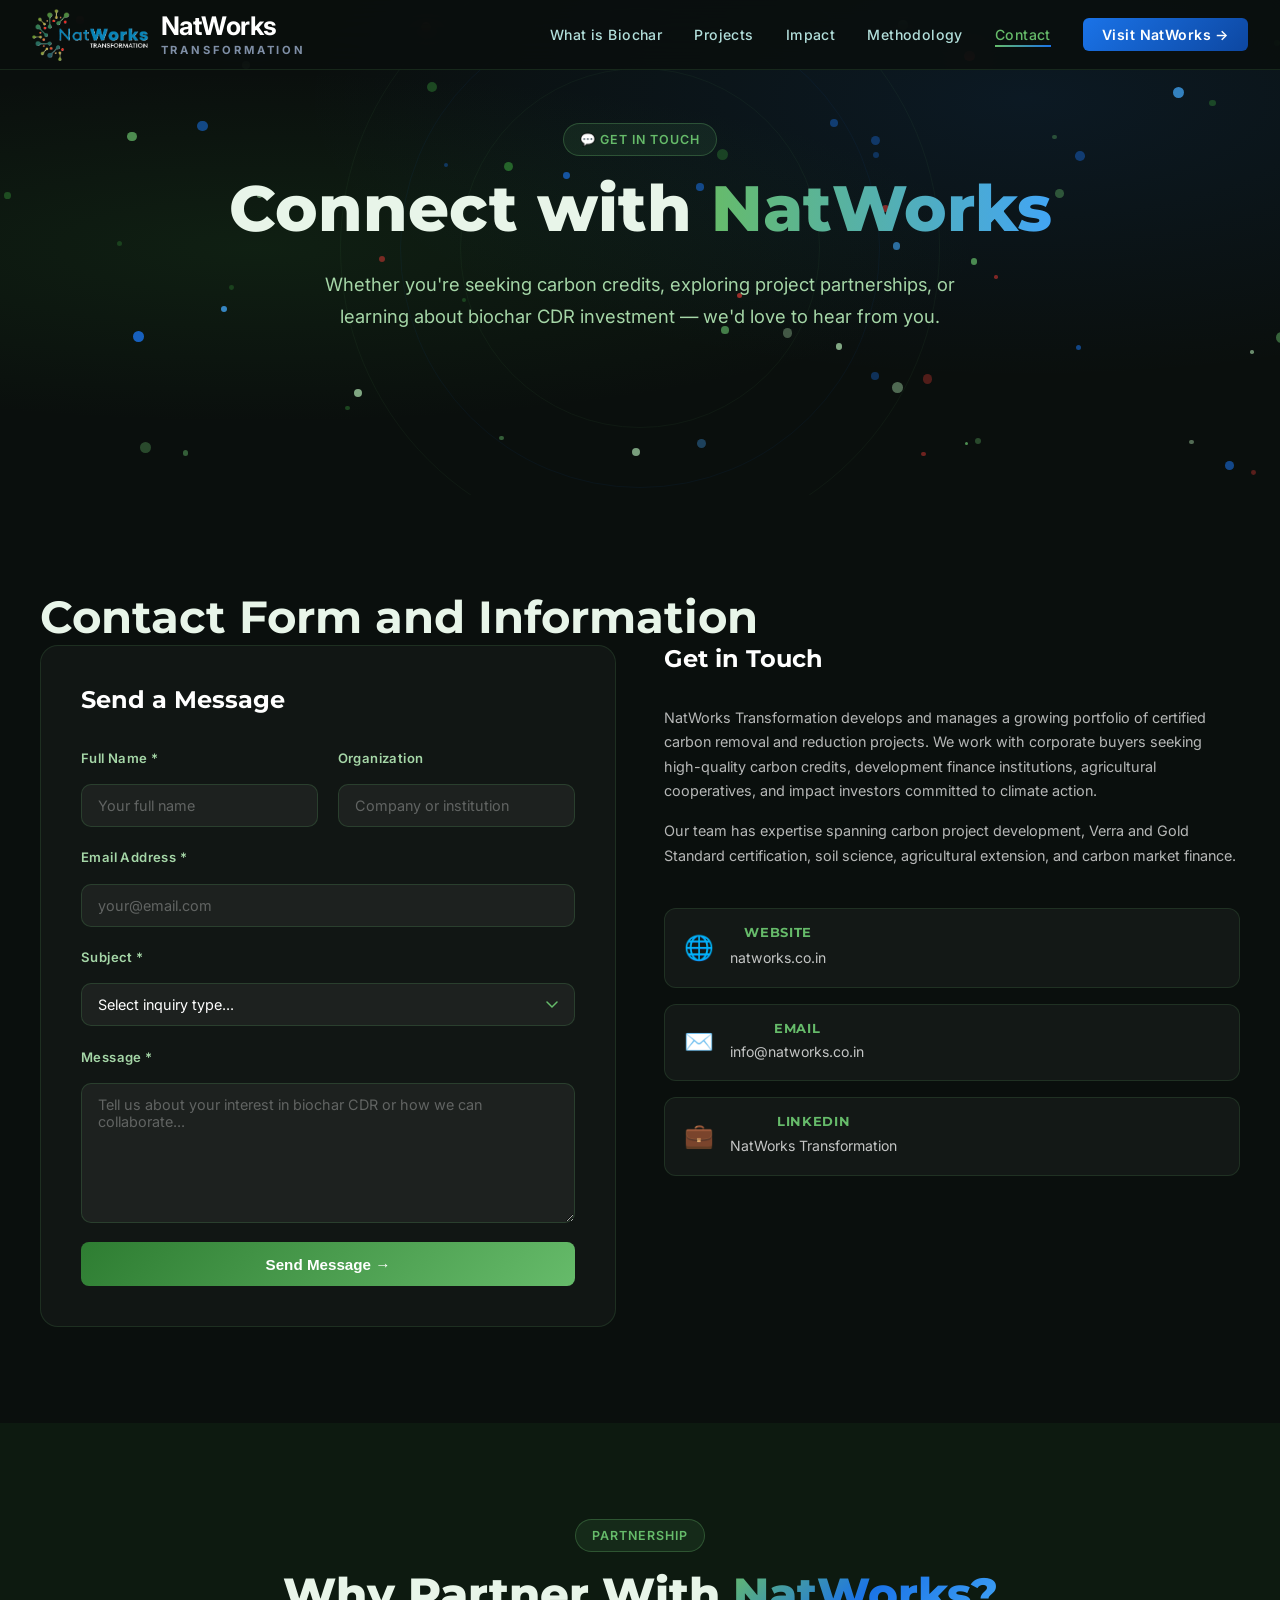
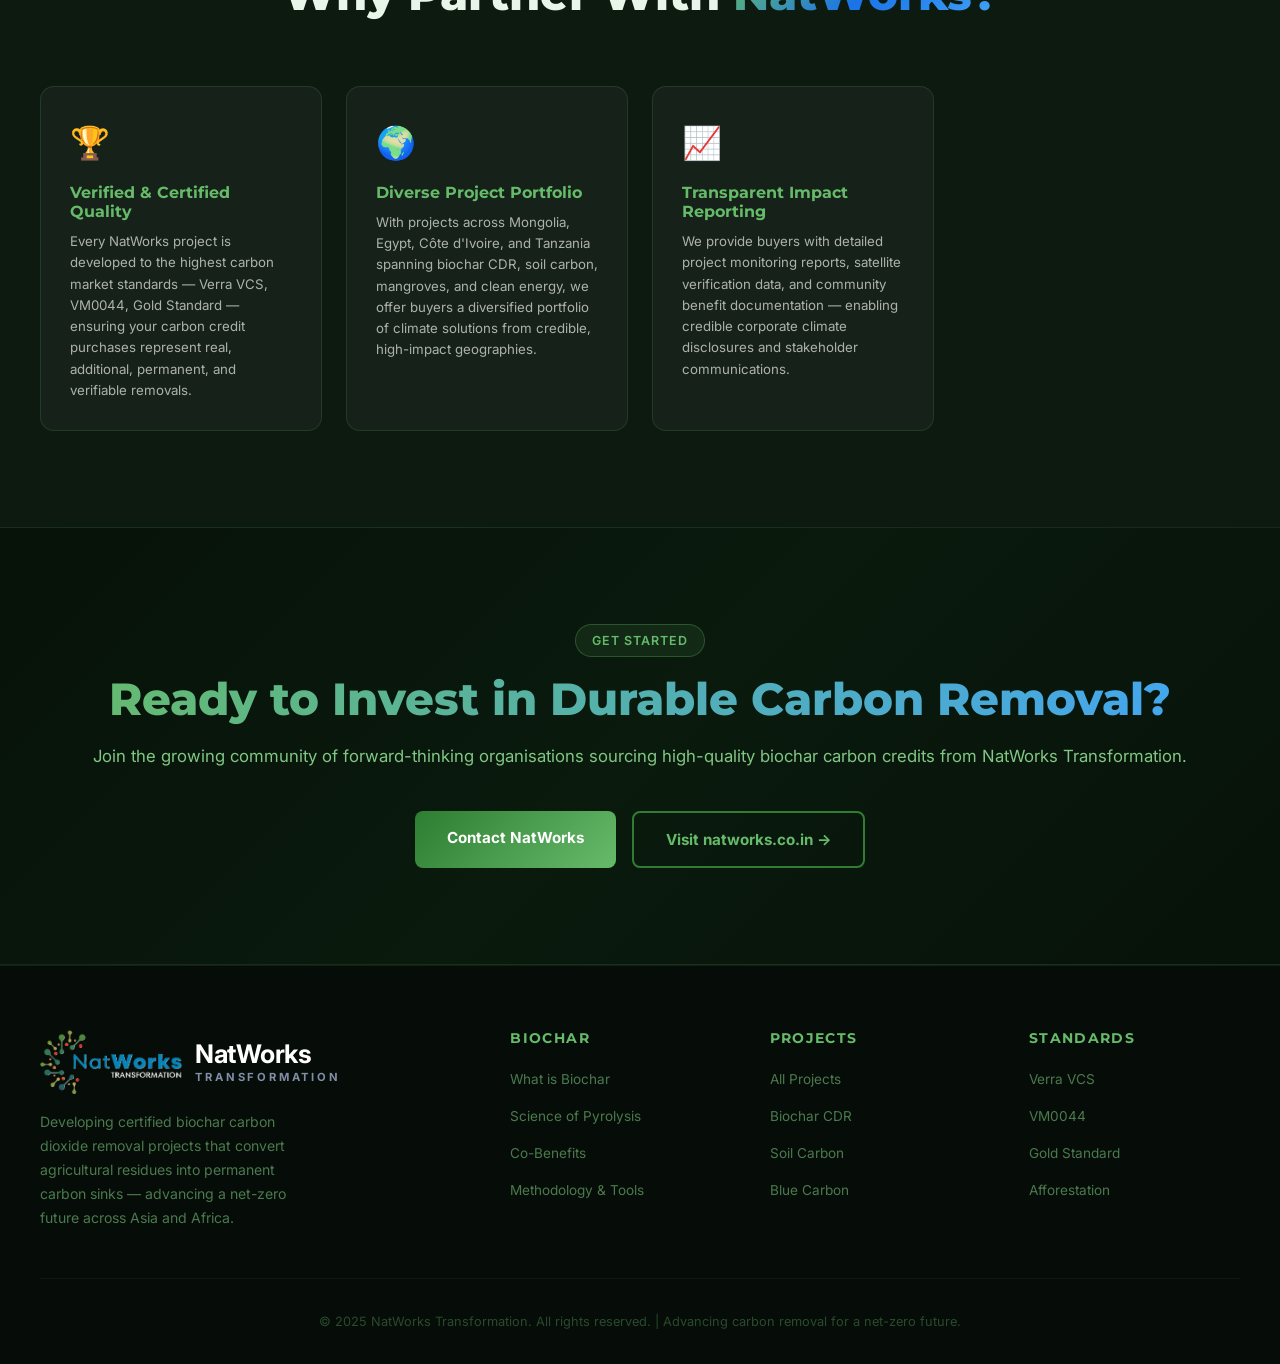
<file: contact.html>
<!DOCTYPE html>
<html lang="en">
<head>
  <meta charset="UTF-8">
  <meta name="viewport" content="width=device-width, initial-scale=1.0">
  <meta name="description" content="Contact NatWorks Transformation — inquire about carbon credits, project partnerships, investment opportunities, or media requests.">
  <meta property="og:title" content="Contact | NatWorks Transformation">
  <title>Contact | NatWorks Transformation</title>
  <link rel="preconnect" href="https://fonts.googleapis.com">
  <link rel="preconnect" href="https://fonts.gstatic.com" crossorigin>
  <link href="https://fonts.googleapis.com/css2?family=Inter:wght@300;400;500;600;700&family=Montserrat:wght@600;700;800;900&display=swap" rel="stylesheet">
  <link rel="stylesheet" href="css/styles.css">
  <link rel="stylesheet" href="css/animations.css">
  <style>
    /* ── Contact page specific styles ── */

    /* Form layout */
    .contact-form-wrap {
      background: rgba(255,255,255,0.03);
      border: 1px solid rgba(102,187,106,0.15);
      border-radius: 18px;
      padding: 2.5rem;
    }
    .contact-form-wrap h2 {
      font-size: 1.5rem;
      font-weight: 700;
      color: #ffffff;
      margin-bottom: 2rem;
    }

    .form-row {
      display: grid;
      grid-template-columns: 1fr 1fr;
      gap: 1.2rem;
    }
    @media (max-width: 540px) {
      .form-row { grid-template-columns: 1fr; }
    }

    .form-group {
      display: flex;
      flex-direction: column;
      gap: 0.45rem;
      margin-bottom: 1.2rem;
    }
    .form-group label {
      font-size: 0.82rem;
      font-weight: 600;
      color: #a5d6a7;
      letter-spacing: 0.03em;
    }
    .form-group input,
    .form-group select,
    .form-group textarea {
      background: rgba(255,255,255,0.05);
      border: 1px solid rgba(102,187,106,0.2);
      border-radius: 10px;
      padding: 0.75rem 1rem;
      color: #ffffff;
      font-family: 'Inter', sans-serif;
      font-size: 0.9rem;
      outline: none;
      transition: border-color 0.25s, box-shadow 0.25s;
      width: 100%;
      box-sizing: border-box;
    }
    .form-group input::placeholder,
    .form-group textarea::placeholder {
      color: rgba(255,255,255,0.3);
    }
    .form-group input:focus,
    .form-group select:focus,
    .form-group textarea:focus {
      border-color: rgba(102,187,106,0.6);
      box-shadow: 0 0 0 3px rgba(102,187,106,0.1);
    }
    .form-group select {
      appearance: none;
      background-image: url("data:image/svg+xml,%3Csvg xmlns='http://www.w3.org/2000/svg' width='12' height='8' viewBox='0 0 12 8'%3E%3Cpath d='M1 1l5 5 5-5' stroke='%2366bb6a' stroke-width='1.5' fill='none' stroke-linecap='round'/%3E%3C/svg%3E");
      background-repeat: no-repeat;
      background-position: right 1rem center;
      cursor: pointer;
    }
    .form-group select option {
      background: #0d1a10;
      color: #ffffff;
    }
    .form-group textarea {
      resize: vertical;
      min-height: 140px;
    }

    /* Contact info panel */
    .contact-info-wrap {
      display: flex;
      flex-direction: column;
    }
    .contact-info-wrap h2 {
      font-size: 1.5rem;
      font-weight: 700;
      color: #ffffff;
      margin-bottom: 2rem;
    }
    .contact-info-wrap > p {
      font-size: 0.9rem;
      color: rgba(255,255,255,0.7);
      line-height: 1.7;
      margin-bottom: 1rem;
    }

    .contact-info-cards {
      display: flex;
      flex-direction: column;
      gap: 1rem;
      margin-top: 1.5rem;
    }
    .contact-info-card {
      display: flex;
      align-items: center;
      gap: 1rem;
      background: rgba(255,255,255,0.04);
      border: 1px solid rgba(102,187,106,0.15);
      border-radius: 12px;
      padding: 1rem 1.2rem;
      transition: border-color 0.25s, transform 0.25s;
    }
    .contact-info-card:hover {
      border-color: rgba(102,187,106,0.35);
      transform: translateX(4px);
    }
    .contact-info-icon {
      font-size: 1.5rem;
      flex-shrink: 0;
    }
    .contact-info-card h3 {
      font-size: 0.8rem;
      font-weight: 700;
      color: #66bb6a;
      text-transform: uppercase;
      letter-spacing: 0.05em;
      margin: 0 0 0.2rem;
    }
    .contact-info-card a,
    .contact-info-card p {
      font-size: 0.88rem;
      color: rgba(255,255,255,0.75);
      text-decoration: none;
      margin: 0;
      transition: color 0.2s;
    }
    .contact-info-card a:hover { color: #66bb6a; }

    /* Partner section cards */
    .partner-cards-grid {
      display: grid;
      grid-template-columns: repeat(auto-fill, minmax(270px, 1fr));
      gap: 1.5rem;
      margin-top: 2rem;
    }
    .partner-card {
      background: rgba(255,255,255,0.04);
      border: 1px solid rgba(102,187,106,0.15);
      border-radius: 14px;
      padding: 1.8rem;
      transition: transform 0.3s, border-color 0.3s;
    }
    .partner-card:hover {
      transform: translateY(-4px);
      border-color: rgba(102,187,106,0.35);
    }
    .partner-card-icon {
      font-size: 2rem;
      margin-bottom: 0.8rem;
      display: block;
    }
    .partner-card h3 {
      font-size: 1rem;
      font-weight: 700;
      color: #66bb6a;
      margin-bottom: 0.6rem;
    }
    .partner-card p {
      font-size: 0.83rem;
      color: rgba(255,255,255,0.65);
      line-height: 1.6;
      margin: 0;
    }

    /* Submit button full-width override */
    .btn-submit-full {
      width: 100%;
      justify-content: center;
    }
  </style>
</head>
<body>

  <!-- ===================== NAVBAR ===================== -->
  <nav class="navbar" role="navigation" aria-label="Main navigation">
    <a href="index.html" class="logo" aria-label="NatWorks Transformation Home">
      <img src="images/natworks-logo-light.png" alt="NatWorks Transformation" class="logo-img" width="639" height="285">
      <div class="logo-text">
        <span class="logo-name">NatWorks</span>
        <span class="tagline">Transformation</span>
      </div>
    </a>
    <ul class="nav-links" role="list">
      <li><a href="biochar.html">What is Biochar</a></li>
      <li><a href="projects.html">Projects</a></li>
      <li><a href="index.html#impact">Impact</a></li>
      <li><a href="methodology.html">Methodology</a></li>
      <li><a href="contact.html" aria-current="page">Contact</a></li>
      <li><a href="https://natworks.co.in/" target="_blank" rel="noopener" class="nav-cta" aria-label="Visit NatWorks main website">Visit NatWorks →</a></li>
    </ul>
    <button class="hamburger" aria-label="Toggle mobile menu" aria-expanded="false">
      <span></span><span></span><span></span>
    </button>
  </nav>

  <!-- ===================== HERO ===================== -->
  <section class="hero" style="min-height: 55vh;" aria-label="Contact hero">
    <div id="particles" class="particle-container" aria-hidden="true"></div>
    <div class="carbon-ring-bg" aria-hidden="true">
      <div class="carbon-ring carbon-ring-1"></div>
      <div class="carbon-ring carbon-ring-2"></div>
      <div class="carbon-ring carbon-ring-3"></div>
    </div>
    <div class="hero-content">
      <span class="label-tag hero-animate-1">💬 Get In Touch</span>
      <h1 class="hero-animate-2">Connect with <span class="animated-gradient-text">NatWorks</span></h1>
      <p class="hero-animate-3">
        Whether you're seeking carbon credits, exploring project partnerships, or learning about biochar CDR investment — we'd love to hear from you.
      </p>
    </div>
  </section>

  <!-- ===================== CONTACT SECTION ===================== -->
  <section class="section" aria-labelledby="contact-section-heading">
    <div class="container">
      <h2 id="contact-section-heading" class="sr-only">Contact Form and Information</h2>
      <div class="two-col" style="gap: 3rem; align-items: flex-start;">

        <!-- LEFT: Contact form -->
        <div class="reveal-left contact-form-wrap">
          <h2>Send a Message</h2>

          <form id="contactForm" novalidate aria-label="Contact form">
            <div class="form-row">
              <div class="form-group">
                <label for="name">Full Name *</label>
                <input
                  type="text"
                  id="name"
                  name="name"
                  required
                  placeholder="Your full name"
                  aria-required="true"
                  autocomplete="name"
                />
              </div>
              <div class="form-group">
                <label for="org">Organization</label>
                <input
                  type="text"
                  id="org"
                  name="organization"
                  placeholder="Company or institution"
                  autocomplete="organization"
                />
              </div>
            </div>

            <div class="form-group">
              <label for="email">Email Address *</label>
              <input
                type="email"
                id="email"
                name="email"
                required
                placeholder="your@email.com"
                aria-required="true"
                autocomplete="email"
              />
            </div>

            <div class="form-group">
              <label for="subject">Subject *</label>
              <select id="subject" name="subject" required aria-required="true">
                <option value="" disabled selected>Select inquiry type...</option>
                <option value="carbon-credits">Carbon Credit Inquiry</option>
                <option value="partnership">Project Partnership</option>
                <option value="investment">Investment Opportunity</option>
                <option value="media">Media &amp; Press</option>
                <option value="research">Research Collaboration</option>
                <option value="other">Other</option>
              </select>
            </div>

            <div class="form-group">
              <label for="message">Message *</label>
              <textarea
                id="message"
                name="message"
                required
                rows="6"
                placeholder="Tell us about your interest in biochar CDR or how we can collaborate..."
                aria-required="true"
              ></textarea>
            </div>

            <button type="submit" class="btn-primary btn-submit-full">Send Message →</button>

            <div
              id="formStatus"
              role="status"
              aria-live="polite"
              style="margin-top: 1rem; display: none;"
            ></div>
          </form>
        </div>

        <!-- RIGHT: Info panel -->
        <div class="reveal-right contact-info-wrap">
          <h2>Get in Touch</h2>

          <p>
            NatWorks Transformation develops and manages a growing portfolio of certified carbon removal and reduction projects. We work with corporate buyers seeking high-quality carbon credits, development finance institutions, agricultural cooperatives, and impact investors committed to climate action.
          </p>
          <p>
            Our team has expertise spanning carbon project development, Verra and Gold Standard certification, soil science, agricultural extension, and carbon market finance.
          </p>

          <div class="contact-info-cards">

            <div class="contact-info-card">
              <span class="contact-info-icon" aria-hidden="true">🌐</span>
              <div>
                <h3>Website</h3>
                <a href="https://natworks.co.in/" target="_blank" rel="noopener">natworks.co.in</a>
              </div>
            </div>

            <div class="contact-info-card">
              <span class="contact-info-icon" aria-hidden="true">✉️</span>
              <div>
                <h3>Email</h3>
                <p>info@natworks.co.in</p>
              </div>
            </div>

            <div class="contact-info-card">
              <span class="contact-info-icon" aria-hidden="true">💼</span>
              <div>
                <h3>LinkedIn</h3>
                <a href="https://linkedin.com/company/natworks" target="_blank" rel="noopener">NatWorks Transformation</a>
              </div>
            </div>

          </div>
        </div>

      </div>
    </div>
  </section>

  <!-- ===================== WHY PARTNER ===================== -->
  <section class="section section-alt" aria-labelledby="partner-heading">
    <div class="container">
      <div class="section-header">
        <span class="label-tag">Partnership</span>
        <h2 id="partner-heading">Why Partner With <span class="gradient-text">NatWorks?</span></h2>
      </div>

      <div class="partner-cards-grid">

        <div class="partner-card reveal">
          <span class="partner-card-icon" aria-hidden="true">🏆</span>
          <h3>Verified &amp; Certified Quality</h3>
          <p>Every NatWorks project is developed to the highest carbon market standards — Verra VCS, VM0044, Gold Standard — ensuring your carbon credit purchases represent real, additional, permanent, and verifiable removals.</p>
        </div>

        <div class="partner-card reveal">
          <span class="partner-card-icon" aria-hidden="true">🌍</span>
          <h3>Diverse Project Portfolio</h3>
          <p>With projects across Mongolia, Egypt, Côte d'Ivoire, and Tanzania spanning biochar CDR, soil carbon, mangroves, and clean energy, we offer buyers a diversified portfolio of climate solutions from credible, high-impact geographies.</p>
        </div>

        <div class="partner-card reveal">
          <span class="partner-card-icon" aria-hidden="true">📈</span>
          <h3>Transparent Impact Reporting</h3>
          <p>We provide buyers with detailed project monitoring reports, satellite verification data, and community benefit documentation — enabling credible corporate climate disclosures and stakeholder communications.</p>
        </div>

      </div>
    </div>
  </section>

  <!-- ===================== CTA BANNER ===================== -->
  <section class="cta-banner" aria-labelledby="cta-contact-heading">
    <div class="container cta-banner-inner">
      <span class="label-tag">Get Started</span>
      <h2 id="cta-contact-heading" class="animated-gradient-text">Ready to Invest in Durable Carbon Removal?</h2>
      <p>Join the growing community of forward-thinking organisations sourcing high-quality biochar carbon credits from NatWorks Transformation.</p>
      <div class="cta-btns">
        <a href="contact.html" class="btn-primary">Contact NatWorks</a>
        <a href="https://natworks.co.in/" target="_blank" rel="noopener" class="btn-secondary">Visit natworks.co.in →</a>
      </div>
    </div>
  </section>

  <!-- ===================== FOOTER ===================== -->
  <footer class="footer" role="contentinfo">
    <div class="container">
      <div class="footer-grid">

        <!-- Col 1: Brand -->
        <div class="footer-brand">
          <a href="index.html" class="logo footer-logo" aria-label="NatWorks Transformation Home">
            <img src="images/natworks-logo-light.png" alt="NatWorks Transformation" class="logo-img" width="639" height="285">
            <div class="logo-text">
              <span class="logo-name">NatWorks</span>
              <span class="tagline">Transformation</span>
            </div>
          </a>
          <p class="footer-desc">Developing certified biochar carbon dioxide removal projects that convert agricultural residues into permanent carbon sinks — advancing a net-zero future across Asia and Africa.</p>
        </div>

        <!-- Col 2: Biochar -->
        <nav class="footer-col" aria-label="Biochar pages">
          <h4>Biochar</h4>
          <ul role="list">
            <li><a href="biochar.html">What is Biochar</a></li>
            <li><a href="biochar.html#pyrolysis">Science of Pyrolysis</a></li>
            <li><a href="biochar.html#cobenefits">Co-Benefits</a></li>
            <li><a href="methodology.html">Methodology &amp; Tools</a></li>
          </ul>
        </nav>

        <!-- Col 3: Projects -->
        <nav class="footer-col" aria-label="Projects pages">
          <h4>Projects</h4>
          <ul role="list">
            <li><a href="projects.html">All Projects</a></li>
            <li><a href="projects.html">Biochar CDR</a></li>
            <li><a href="projects.html">Soil Carbon</a></li>
            <li><a href="projects.html">Blue Carbon</a></li>
          </ul>
        </nav>

        <!-- Col 4: Standards -->
        <nav class="footer-col" aria-label="Carbon standards">
          <h4>Standards</h4>
          <ul role="list">
            <li><a href="https://verra.org" target="_blank" rel="noopener">Verra VCS</a></li>
            <li><a href="https://verra.org" target="_blank" rel="noopener">VM0044</a></li>
            <li><a href="https://goldstandard.org" target="_blank" rel="noopener">Gold Standard</a></li>
            <li><a href="projects.html">Afforestation</a></li>
          </ul>
        </nav>

      </div>

      <div class="footer-bottom">
        <p>© 2025 NatWorks Transformation. All rights reserved. | Advancing carbon removal for a net-zero future.</p>
      </div>
    </div>
  </footer>

  <script src="js/main.js"></script>
  <script>
    document.getElementById('contactForm')?.addEventListener('submit', function(e) {
      e.preventDefault();
      var name    = document.getElementById('name')?.value.trim();
      var email   = document.getElementById('email')?.value.trim();
      var subject = document.getElementById('subject')?.value;
      var message = document.getElementById('message')?.value.trim();
      var status  = document.getElementById('formStatus');

      // Basic required-field validation
      if (!name || !email || !subject || !message) {
        if (status) {
          status.style.display    = 'block';
          status.style.color      = '#e53935';
          status.style.background = 'rgba(229,57,53,0.1)';
          status.style.border     = '1px solid rgba(229,57,53,0.3)';
          status.style.borderRadius = '8px';
          status.style.padding    = '1rem';
          status.textContent      = 'Please fill in all required fields.';
        }
        return;
      }

      var emailRegex = /^[^\s@]+@[^\s@]+\.[^\s@]+$/;
      if (!emailRegex.test(email)) {
        if (status) {
          status.style.display    = 'block';
          status.style.color      = '#e53935';
          status.style.background = 'rgba(229,57,53,0.1)';
          status.style.border     = '1px solid rgba(229,57,53,0.3)';
          status.style.borderRadius = '8px';
          status.style.padding    = '1rem';
          status.textContent      = 'Please enter a valid email address.';
        }
        return;
      }

      // Success state
      if (status) {
        status.style.display    = 'block';
        status.style.color      = '#66bb6a';
        status.style.background = 'rgba(102,187,106,0.1)';
        status.style.border     = '1px solid rgba(102,187,106,0.3)';
        status.style.borderRadius = '8px';
        status.style.padding    = '1rem';
        status.textContent      = '✅ Thank you for your message! The NatWorks team will be in touch shortly.';
      }
      this.reset();
    });
  </script>
</body>
</html>
</file>
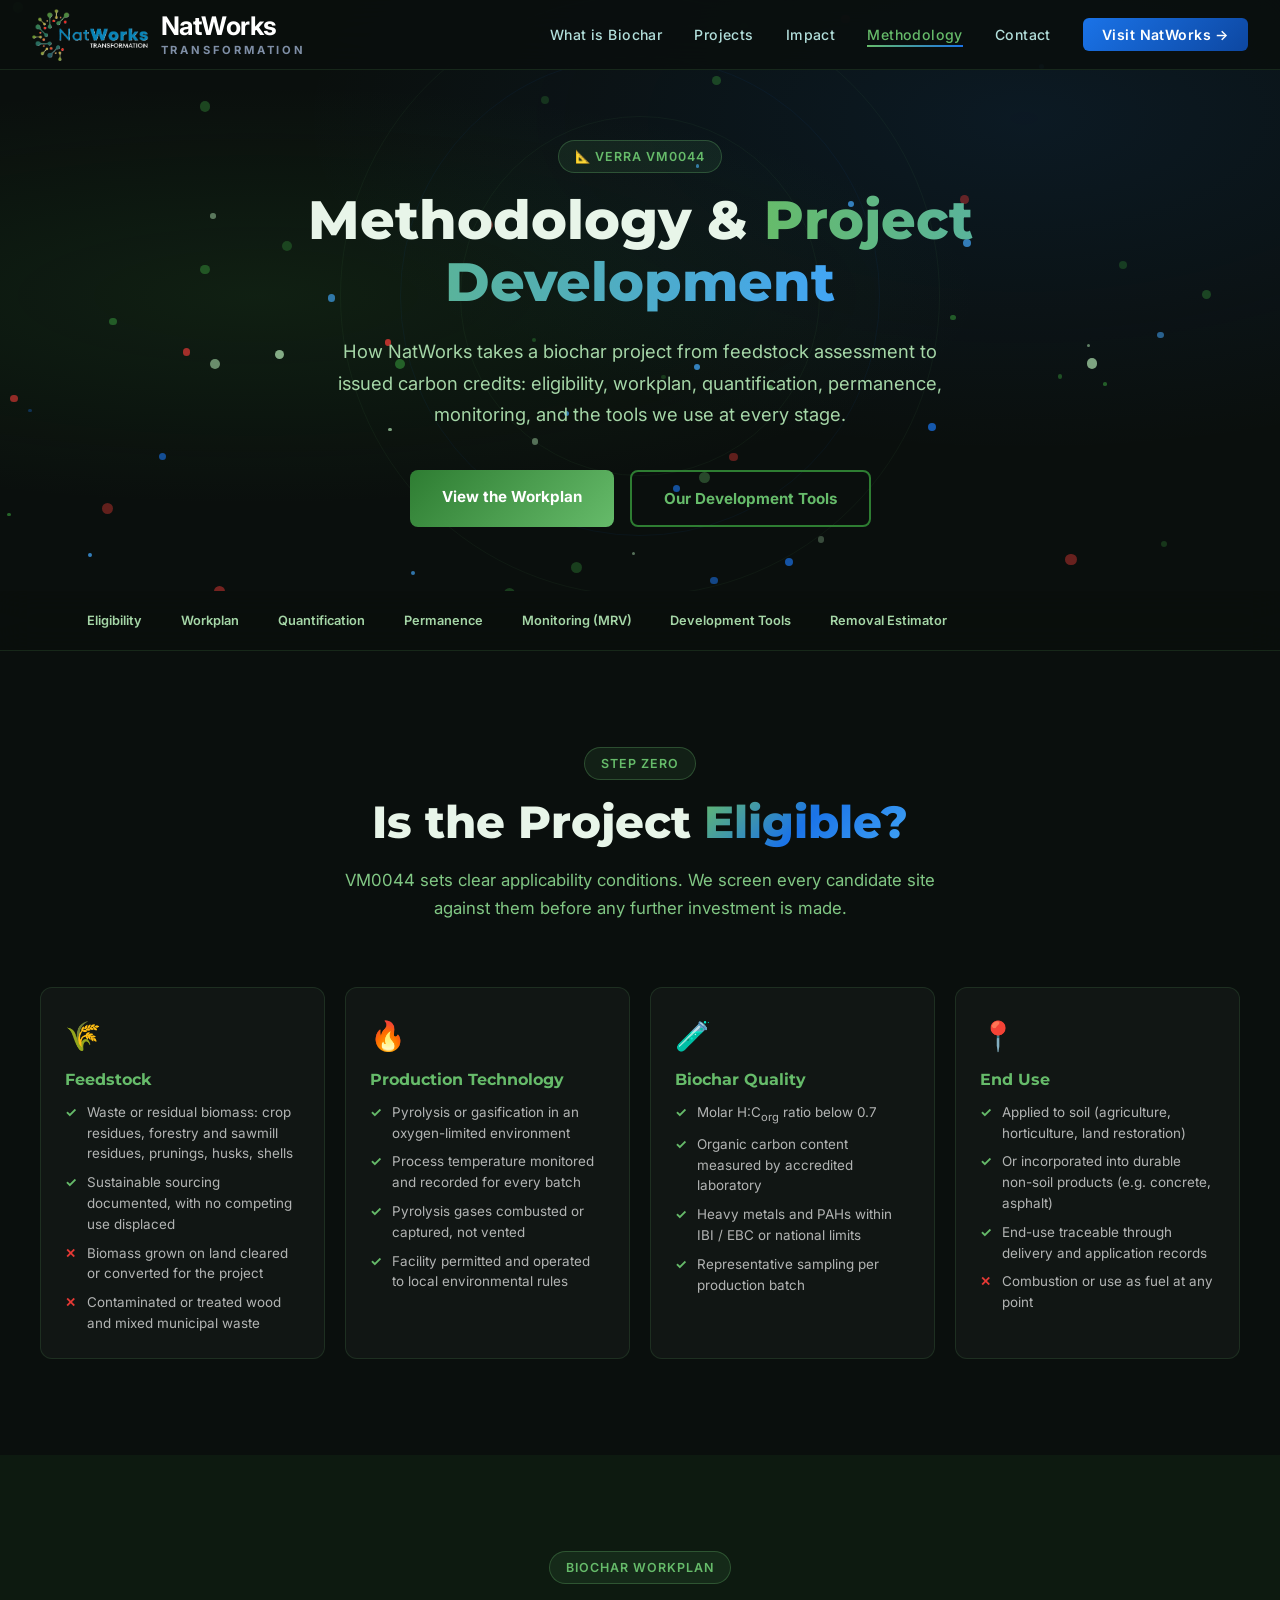
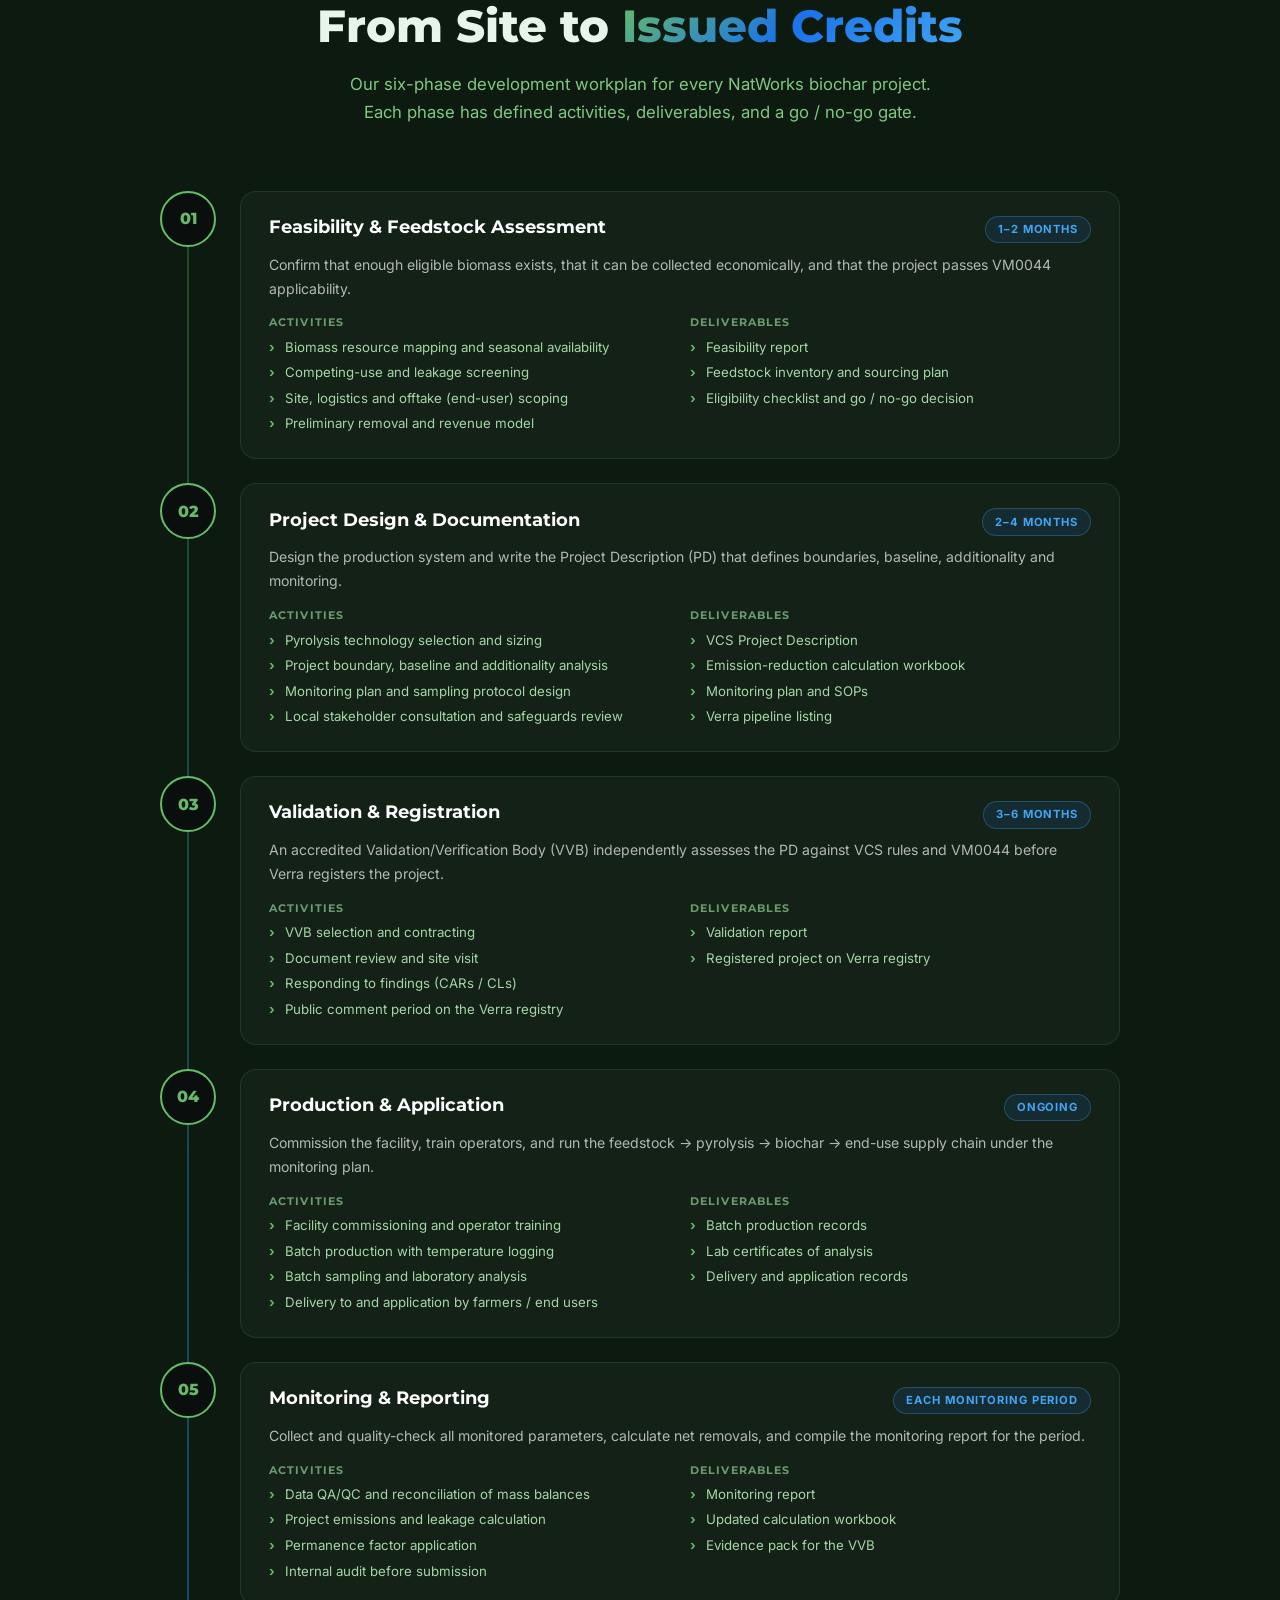
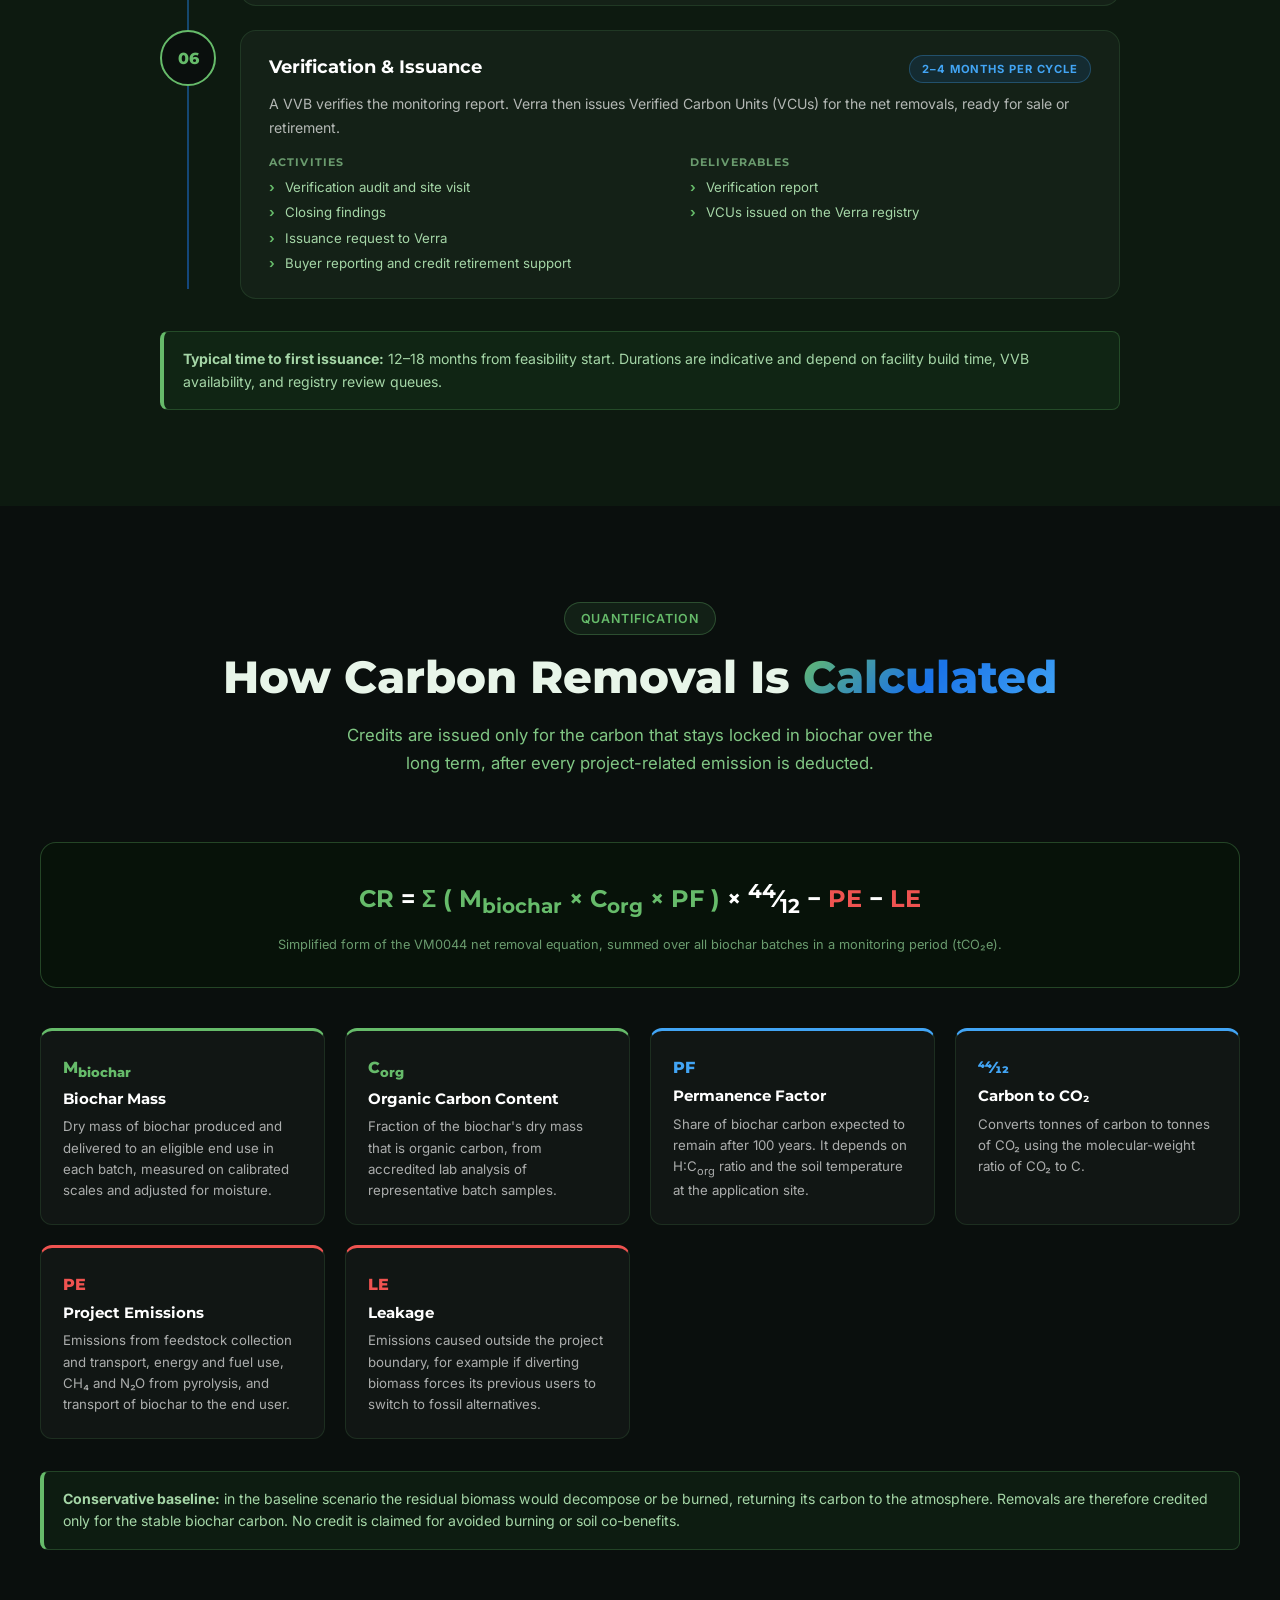
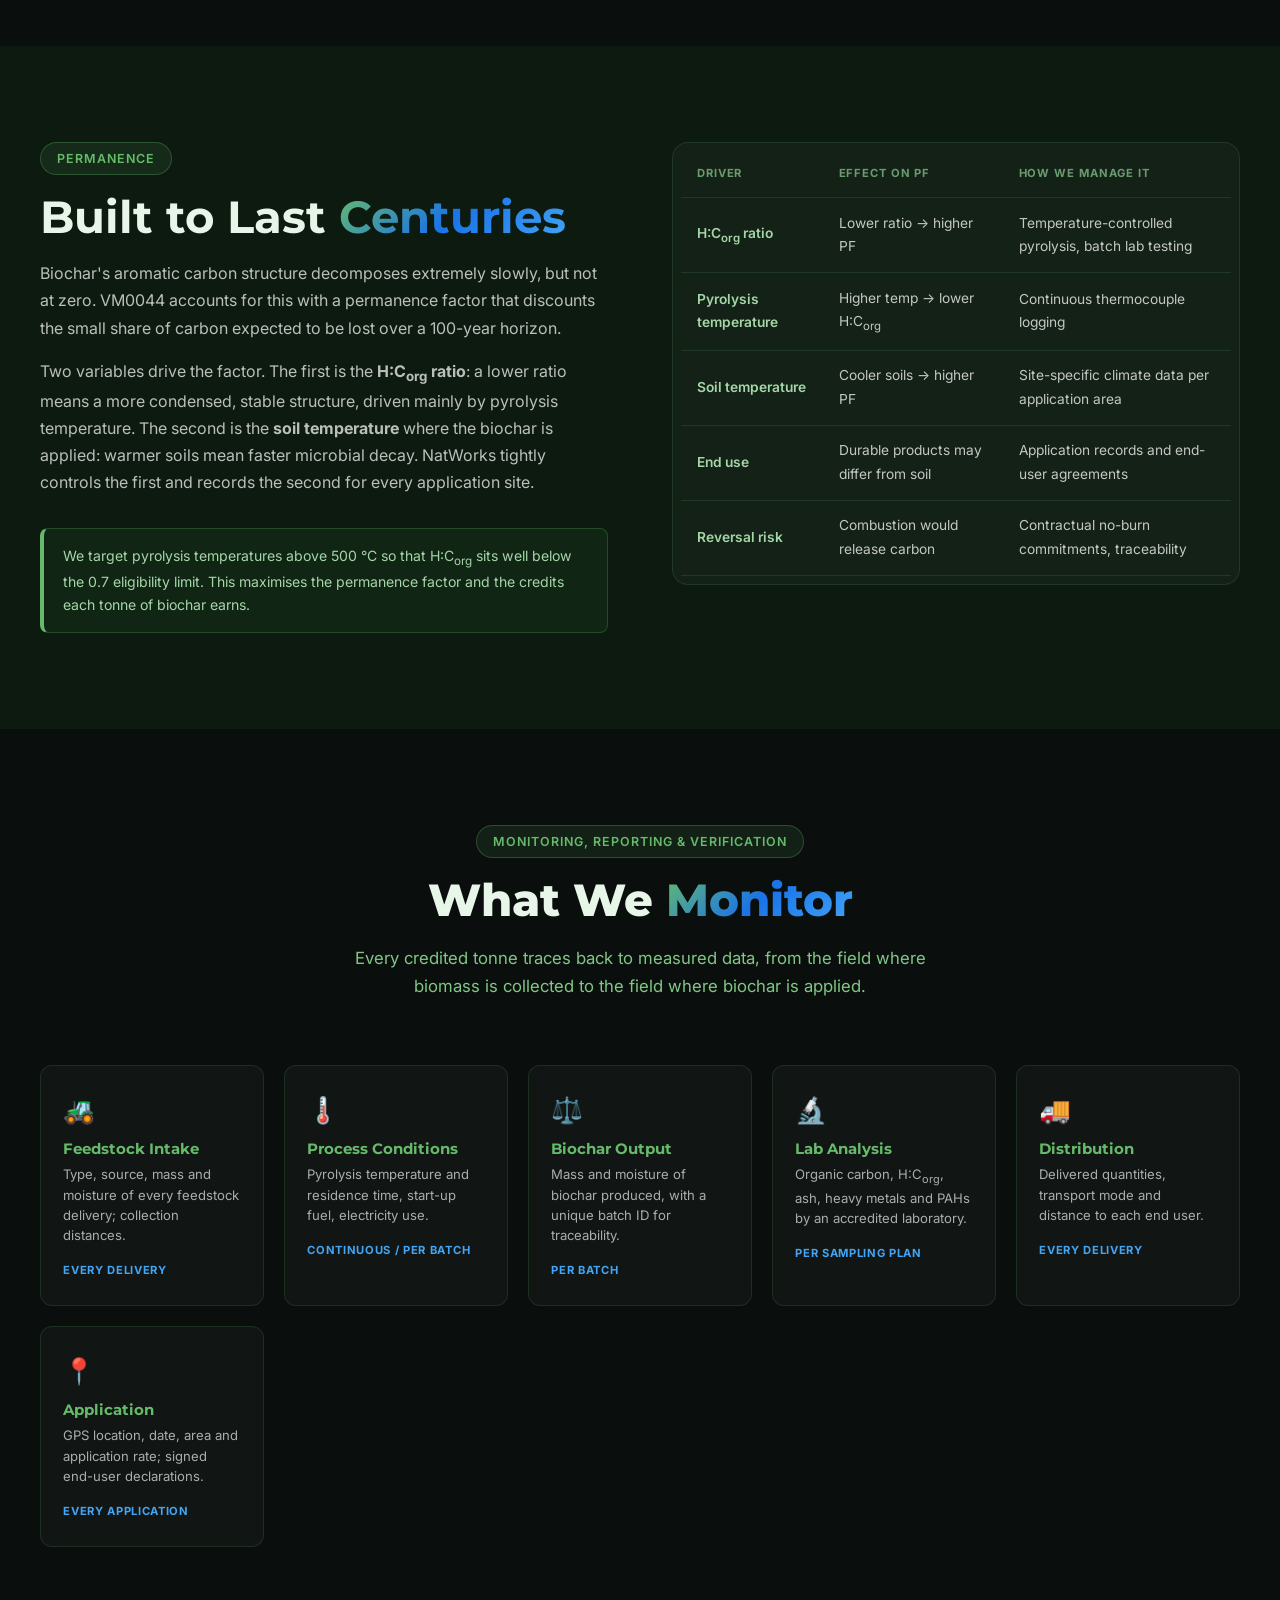
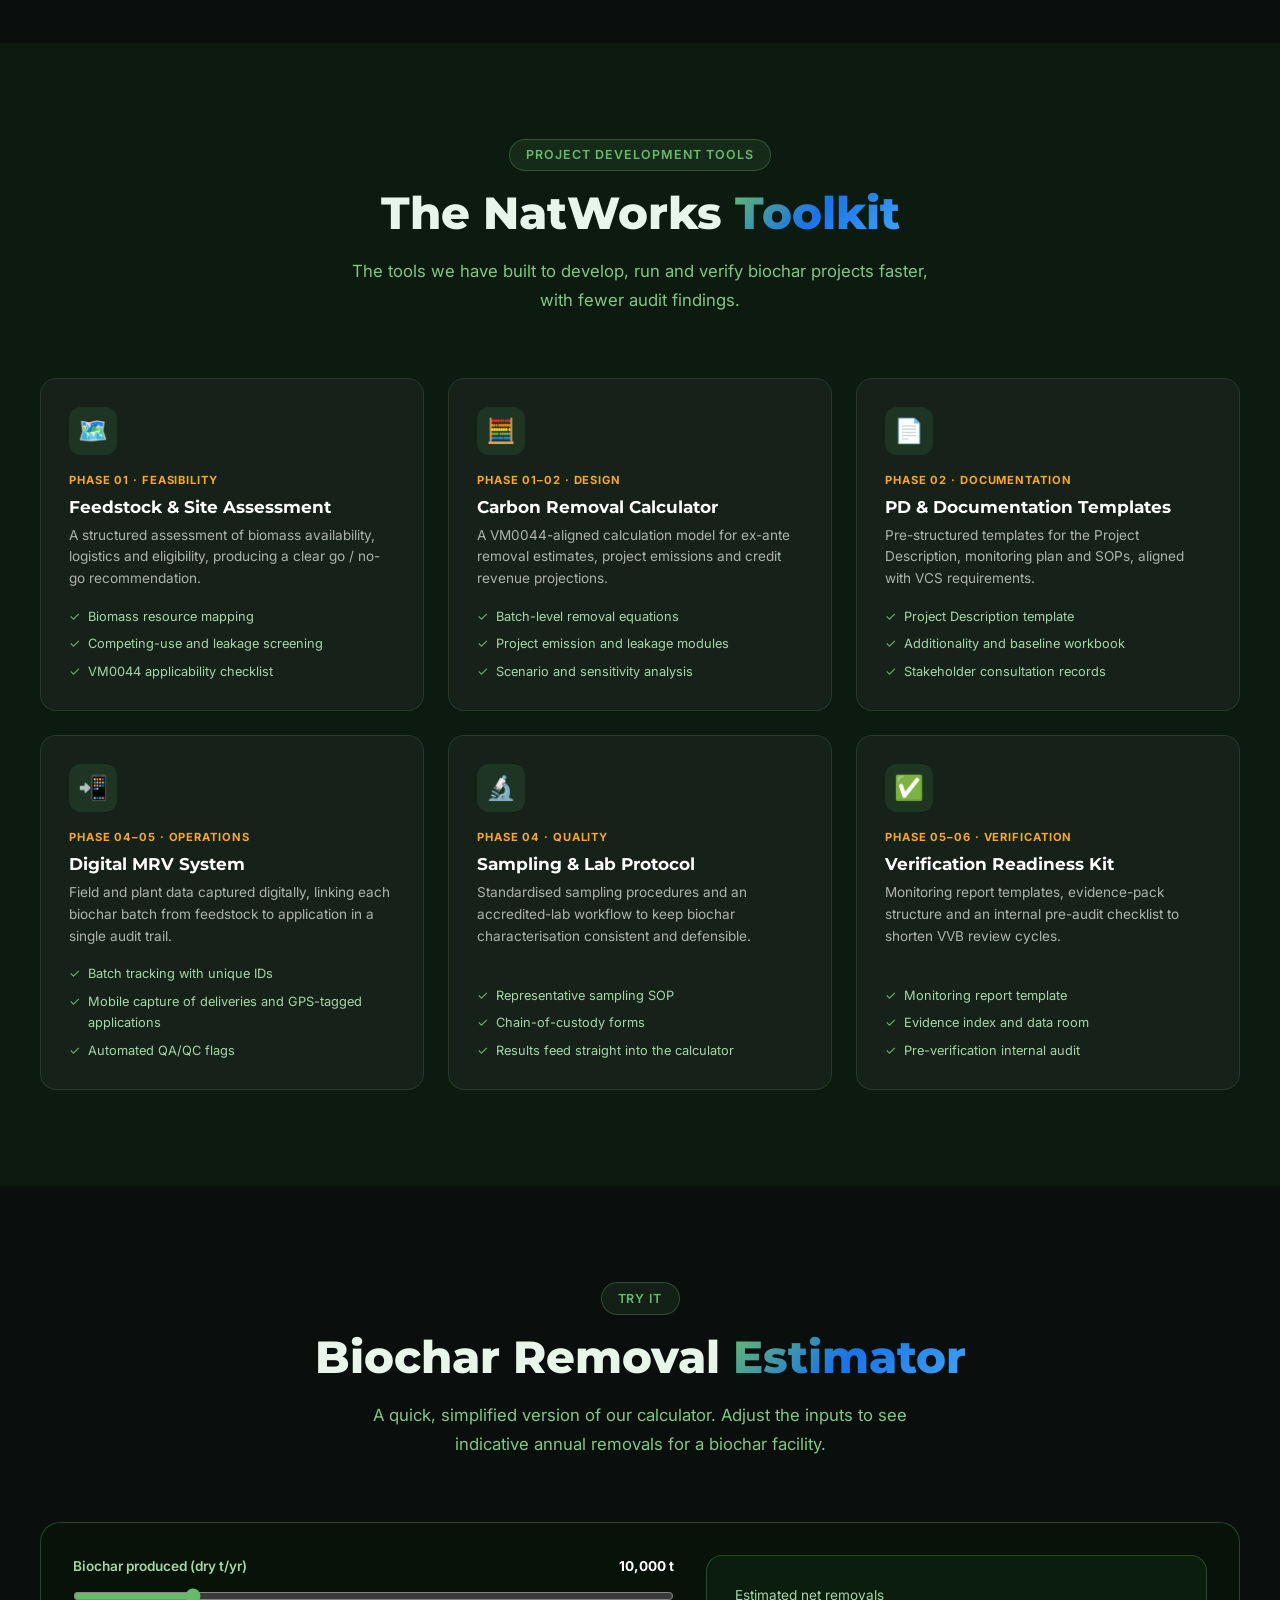
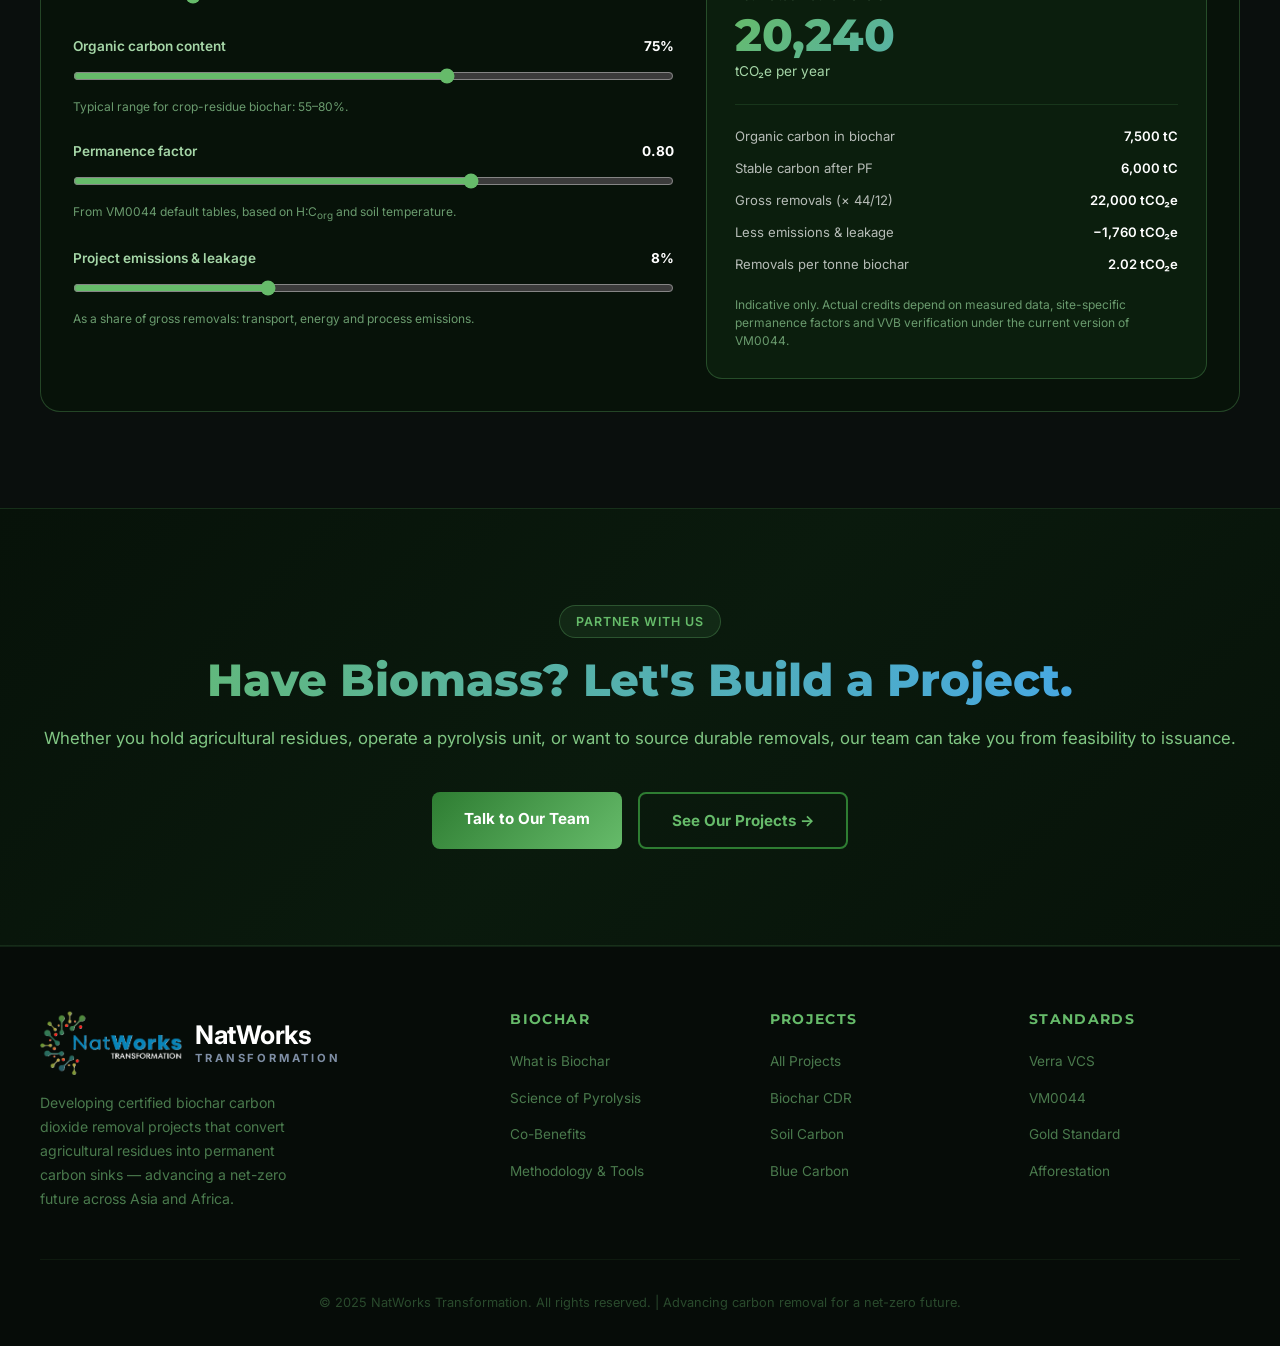
<file: methodology.html>
<!DOCTYPE html>
<html lang="en">
<head>
  <meta charset="UTF-8">
  <meta name="viewport" content="width=device-width, initial-scale=1.0">
  <meta name="description" content="How NatWorks Transformation develops biochar carbon removal projects under Verra VM0044 — eligibility, project workplan, quantification, permanence, MRV and project development tools.">
  <meta property="og:title" content="Methodology &amp; Tools | NatWorks Transformation">
  <title>Methodology &amp; Tools | NatWorks Transformation</title>
  <link rel="preconnect" href="https://fonts.googleapis.com">
  <link rel="preconnect" href="https://fonts.gstatic.com" crossorigin>
  <link href="https://fonts.googleapis.com/css2?family=Inter:wght@300;400;500;600;700&family=Montserrat:wght@600;700;800;900&display=swap" rel="stylesheet">
  <link rel="stylesheet" href="css/styles.css">
  <link rel="stylesheet" href="css/animations.css">
  <style>
    /* ── Page-specific styles ── */

    /* Hero: clear the fixed navbar so the two-line title isn't clipped */
    .hero {
      padding: 140px 0 4rem;
    }
    .hero h1 {
      font-size: clamp(2rem, 4.2vw, 3.4rem);
    }

    /* In-page section nav */
    .page-subnav {
      position: sticky;
      top: 70px;
      z-index: 900;
      background: rgba(10, 15, 13, 0.92);
      backdrop-filter: blur(16px);
      -webkit-backdrop-filter: blur(16px);
      border-bottom: 1px solid var(--color-border);
      overflow-x: auto;
    }
    .page-subnav ul {
      display: flex;
      gap: 0.5rem;
      list-style: none;
      max-width: 1200px;
      margin: 0 auto;
      padding: 0.75rem 2rem;
      white-space: nowrap;
    }
    .page-subnav a {
      display: inline-block;
      color: var(--color-green-soft);
      font-size: var(--fs-sm);
      font-weight: 600;
      padding: 0.35rem 0.9rem;
      border-radius: var(--radius-full);
      border: 1px solid transparent;
      transition: var(--transition-fast);
    }
    .page-subnav a:hover {
      border-color: rgba(102, 187, 106, 0.35);
      background: rgba(102, 187, 106, 0.08);
      color: var(--color-green-light);
    }

    /* Eligibility checklist */
    .eligibility-grid {
      display: grid;
      grid-template-columns: repeat(auto-fill, minmax(260px, 1fr));
      gap: 1.25rem;
    }
    .elig-card {
      background: rgba(255, 255, 255, 0.03);
      border: 1px solid var(--color-border);
      border-radius: var(--radius-lg);
      padding: 1.5rem;
      transition: var(--transition-base);
    }
    .elig-card:hover {
      transform: translateY(-4px);
      border-color: rgba(102, 187, 106, 0.4);
    }
    .elig-card h3 {
      font-size: var(--fs-md);
      color: var(--color-green-light);
      margin: 0.6rem 0 0.75rem;
    }
    .elig-card ul {
      list-style: none;
      display: flex;
      flex-direction: column;
      gap: 0.5rem;
    }
    .elig-card li {
      font-size: 0.84rem;
      color: rgba(255, 255, 255, 0.68);
      line-height: 1.55;
      padding-left: 1.4rem;
      position: relative;
    }
    .elig-card li::before {
      content: '✓';
      position: absolute;
      left: 0;
      color: var(--color-green-light);
      font-weight: 700;
    }
    .elig-card li.excluded::before {
      content: '✕';
      color: var(--color-red);
    }
    .elig-icon { font-size: 1.8rem; }

    /* Workplan timeline */
    .workplan {
      position: relative;
      display: flex;
      flex-direction: column;
      gap: 1.5rem;
      max-width: 960px;
      margin: 0 auto;
    }
    .workplan::before {
      content: '';
      position: absolute;
      left: 27px;
      top: 10px;
      bottom: 10px;
      width: 2px;
      background: linear-gradient(180deg, var(--color-green), var(--color-blue));
      opacity: 0.5;
    }
    .phase {
      display: grid;
      grid-template-columns: 56px 1fr;
      gap: 1.5rem;
      position: relative;
    }
    .phase-num {
      width: 56px;
      height: 56px;
      border-radius: 50%;
      background: var(--color-bg-primary);
      border: 2px solid var(--color-green-light);
      display: flex;
      align-items: center;
      justify-content: center;
      font-family: 'Montserrat', sans-serif;
      font-weight: 800;
      color: var(--color-green-light);
      position: relative;
      z-index: 1;
    }
    .phase-body {
      background: rgba(255, 255, 255, 0.03);
      border: 1px solid var(--color-border);
      border-radius: var(--radius-xl);
      padding: 1.5rem 1.75rem;
    }
    .phase-head {
      display: flex;
      flex-wrap: wrap;
      align-items: baseline;
      justify-content: space-between;
      gap: 0.5rem 1rem;
      margin-bottom: 0.6rem;
    }
    .phase-head h3 {
      font-size: var(--fs-xl);
      color: var(--color-white);
    }
    .phase-duration {
      font-size: var(--fs-xs);
      font-weight: 700;
      letter-spacing: 0.08em;
      text-transform: uppercase;
      color: var(--color-blue-light);
      background: rgba(26, 115, 232, 0.12);
      border: 1px solid rgba(66, 165, 245, 0.3);
      border-radius: var(--radius-full);
      padding: 0.2rem 0.75rem;
    }
    .phase-body > p {
      font-size: 0.88rem;
      color: rgba(255, 255, 255, 0.68);
      margin-bottom: 1rem;
    }
    .phase-cols {
      display: grid;
      grid-template-columns: 1fr 1fr;
      gap: 1.25rem;
    }
    .phase-cols h4 {
      font-size: var(--fs-xs);
      text-transform: uppercase;
      letter-spacing: 0.1em;
      color: var(--color-green-muted);
      margin-bottom: 0.5rem;
    }
    .phase-cols ul {
      list-style: none;
      display: flex;
      flex-direction: column;
      gap: 0.35rem;
    }
    .phase-cols li {
      font-size: 0.83rem;
      color: var(--color-green-soft);
      padding-left: 1rem;
      position: relative;
      line-height: 1.5;
    }
    .phase-cols li::before {
      content: '›';
      position: absolute;
      left: 0;
      color: var(--color-green-light);
      font-weight: 700;
    }
    @media (max-width: 700px) {
      .phase-cols { grid-template-columns: 1fr; }
      .phase { grid-template-columns: 44px 1fr; gap: 1rem; }
      .phase-num { width: 44px; height: 44px; font-size: var(--fs-sm); }
      .workplan::before { left: 21px; }
      .phase-body { padding: 1.25rem; }
    }

    /* Quantification */
    .equation-box {
      background: var(--color-bg-deep);
      border: 1px solid rgba(102, 187, 106, 0.3);
      border-radius: var(--radius-xl);
      padding: 2rem;
      text-align: center;
      margin-bottom: 2.5rem;
    }
    .equation {
      font-family: 'Montserrat', sans-serif;
      font-size: clamp(1rem, 2.4vw, 1.5rem);
      font-weight: 700;
      color: var(--color-white);
      line-height: 1.6;
    }
    .equation .t-green { color: var(--color-green-light); }
    .equation .t-blue  { color: var(--color-blue-light); }
    .equation .t-red   { color: #ef5350; }
    .equation-note {
      font-size: var(--fs-sm);
      color: var(--color-green-muted);
      margin-top: 0.75rem;
    }
    .term-grid {
      display: grid;
      grid-template-columns: repeat(auto-fill, minmax(250px, 1fr));
      gap: 1.25rem;
    }
    .term-card {
      background: rgba(255, 255, 255, 0.03);
      border: 1px solid var(--color-border);
      border-top: 3px solid var(--term-color, var(--color-green-light));
      border-radius: var(--radius-lg);
      padding: 1.4rem;
    }
    .term-card code {
      font-family: 'Montserrat', sans-serif;
      font-weight: 800;
      font-size: var(--fs-md);
      color: var(--term-color, var(--color-green-light));
    }
    .term-card h3 {
      font-size: 0.95rem;
      color: var(--color-white);
      margin: 0.4rem 0 0.5rem;
    }
    .term-card p {
      font-size: 0.83rem;
      color: rgba(255, 255, 255, 0.65);
      line-height: 1.6;
    }

    /* Permanence */
    .perm-table {
      width: 100%;
      border-collapse: collapse;
      font-size: 0.86rem;
    }
    .perm-table th,
    .perm-table td {
      text-align: left;
      padding: 0.85rem 1rem;
      border-bottom: 1px solid var(--color-border);
    }
    .perm-table th {
      font-size: var(--fs-xs);
      text-transform: uppercase;
      letter-spacing: 0.08em;
      color: var(--color-green-muted);
    }
    .perm-table td { color: rgba(255, 255, 255, 0.75); }
    .perm-table td:first-child { color: var(--color-green-soft); font-weight: 600; }
    .table-wrap {
      background: rgba(255, 255, 255, 0.03);
      border: 1px solid var(--color-border);
      border-radius: var(--radius-xl);
      padding: 0.5rem;
      overflow-x: auto;
    }

    /* MRV */
    .mrv-grid {
      display: grid;
      grid-template-columns: repeat(auto-fill, minmax(220px, 1fr));
      gap: 1.25rem;
    }
    .mrv-card {
      background: rgba(255, 255, 255, 0.03);
      border: 1px solid var(--color-border);
      border-radius: var(--radius-lg);
      padding: 1.4rem;
    }
    .mrv-card .mrv-icon { font-size: 1.6rem; display: block; margin-bottom: 0.5rem; }
    .mrv-card h3 { font-size: 0.95rem; color: var(--color-green-light); margin-bottom: 0.4rem; }
    .mrv-card p { font-size: 0.82rem; color: rgba(255, 255, 255, 0.65); line-height: 1.55; margin-bottom: 0.6rem; }
    .mrv-freq {
      font-size: var(--fs-xs);
      font-weight: 700;
      color: var(--color-blue-light);
      text-transform: uppercase;
      letter-spacing: 0.06em;
    }

    /* Tools */
    .tools-grid {
      display: grid;
      grid-template-columns: repeat(auto-fill, minmax(300px, 1fr));
      gap: 1.5rem;
    }
    .tool-card {
      background: rgba(255, 255, 255, 0.04);
      border: 1px solid var(--color-border);
      border-radius: var(--radius-xl);
      padding: 1.75rem;
      display: flex;
      flex-direction: column;
      transition: var(--transition-base);
    }
    .tool-card:hover {
      transform: translateY(-4px);
      border-color: rgba(102, 187, 106, 0.4);
      box-shadow: var(--shadow-card);
    }
    .tool-icon {
      width: 48px;
      height: 48px;
      border-radius: var(--radius-lg);
      background: rgba(102, 187, 106, 0.12);
      display: flex;
      align-items: center;
      justify-content: center;
      font-size: 1.5rem;
      margin-bottom: 1rem;
    }
    .tool-card h3 { font-size: var(--fs-lg); color: var(--color-white); margin-bottom: 0.5rem; }
    .tool-card > p { font-size: 0.85rem; color: rgba(255, 255, 255, 0.65); line-height: 1.6; margin-bottom: 1rem; }
    .tool-card ul { list-style: none; display: flex; flex-direction: column; gap: 0.35rem; margin-top: auto; }
    .tool-card li {
      font-size: 0.8rem;
      color: var(--color-green-soft);
      padding-left: 1.2rem;
      position: relative;
    }
    .tool-card li::before { content: '✓'; position: absolute; left: 0; color: var(--color-green-light); }
    .tool-stage {
      font-size: var(--fs-xs);
      font-weight: 700;
      text-transform: uppercase;
      letter-spacing: 0.08em;
      color: var(--color-gold);
      margin-bottom: 0.4rem;
    }

    /* Estimator */
    .estimator {
      display: grid;
      grid-template-columns: 1.2fr 1fr;
      gap: 2rem;
      background: var(--color-bg-deep);
      border: 1px solid rgba(102, 187, 106, 0.3);
      border-radius: var(--radius-2xl);
      padding: 2rem;
    }
    .est-field { margin-bottom: 1.4rem; }
    .est-field label {
      display: flex;
      justify-content: space-between;
      font-size: 0.85rem;
      font-weight: 600;
      color: var(--color-green-soft);
      margin-bottom: 0.45rem;
    }
    .est-field output { color: var(--color-white); font-weight: 700; }
    .est-field input[type="range"] {
      width: 100%;
      accent-color: var(--color-green-light);
    }
    .est-field select,
    .est-field input[type="number"] {
      width: 100%;
      background: rgba(255, 255, 255, 0.05);
      border: 1px solid var(--color-border);
      border-radius: var(--radius-md);
      color: var(--color-text);
      padding: 0.6rem 0.8rem;
      font: inherit;
      font-size: 0.9rem;
    }
    .est-field select option { background: var(--color-bg-secondary); }
    .est-hint { font-size: 0.75rem; color: var(--color-green-muted); margin-top: 0.3rem; }
    .est-result {
      background: rgba(46, 125, 50, 0.12);
      border: 1px solid rgba(102, 187, 106, 0.3);
      border-radius: var(--radius-xl);
      padding: 1.75rem;
      display: flex;
      flex-direction: column;
      justify-content: center;
    }
    .est-big {
      font-family: 'Montserrat', sans-serif;
      font-size: clamp(2rem, 4vw, 2.8rem);
      font-weight: 800;
      background: var(--gradient-stat);
      -webkit-background-clip: text;
      -webkit-text-fill-color: transparent;
      background-clip: text;
      line-height: 1.1;
    }
    .est-unit { font-size: 0.85rem; color: var(--color-green-soft); margin-bottom: 1.25rem; }
    .est-breakdown { list-style: none; border-top: 1px solid var(--color-border); padding-top: 1rem; }
    .est-breakdown li {
      display: flex;
      justify-content: space-between;
      font-size: 0.82rem;
      color: rgba(255, 255, 255, 0.7);
      padding: 0.3rem 0;
    }
    .est-breakdown li span:last-child { color: var(--color-white); font-weight: 600; }
    .est-disclaimer { font-size: 0.75rem; color: var(--color-green-muted); margin-top: 1rem; line-height: 1.5; }
    @media (max-width: 900px) {
      .estimator { grid-template-columns: 1fr; padding: 1.5rem; }
    }

    .info-callout {
      background: rgba(46, 125, 50, 0.12);
      border: 1px solid rgba(102, 187, 106, 0.25);
      border-left: 4px solid var(--color-green-light);
      border-radius: var(--radius-md);
      padding: 1rem 1.2rem;
      margin-top: 2rem;
      font-size: 0.88rem;
      color: var(--color-green-soft);
      line-height: 1.6;
    }
  </style>
</head>
<body>

  <!-- ===================== NAVBAR ===================== -->
  <nav class="navbar" role="navigation" aria-label="Main navigation">
    <a href="index.html" class="logo" aria-label="NatWorks Transformation Home">
      <img src="images/natworks-logo-light.png" alt="NatWorks Transformation" class="logo-img" width="639" height="285">
      <div class="logo-text">
        <span class="logo-name">NatWorks</span>
        <span class="tagline">Transformation</span>
      </div>
    </a>
    <ul class="nav-links" role="list">
      <li><a href="biochar.html">What is Biochar</a></li>
      <li><a href="projects.html">Projects</a></li>
      <li><a href="index.html#impact">Impact</a></li>
      <li><a href="methodology.html" aria-current="page">Methodology</a></li>
      <li><a href="contact.html">Contact</a></li>
      <li><a href="https://natworks.co.in/" target="_blank" rel="noopener" class="nav-cta" aria-label="Visit NatWorks main website">Visit NatWorks →</a></li>
    </ul>
    <button class="hamburger" aria-label="Toggle mobile menu" aria-expanded="false">
      <span></span><span></span><span></span>
    </button>
  </nav>

  <!-- ===================== HERO ===================== -->
  <section class="hero" style="min-height: 65vh;" aria-label="Methodology hero">
    <div id="particles" class="particle-container" aria-hidden="true"></div>
    <div class="carbon-ring-bg" aria-hidden="true">
      <div class="carbon-ring carbon-ring-1"></div>
      <div class="carbon-ring carbon-ring-2"></div>
      <div class="carbon-ring carbon-ring-3"></div>
    </div>
    <div class="hero-content">
      <span class="label-tag hero-animate-1">📐 Verra VM0044</span>
      <h1 class="hero-animate-2">Methodology &amp; <span class="animated-gradient-text">Project Development</span></h1>
      <p class="hero-animate-3">
        How NatWorks takes a biochar project from feedstock assessment to issued carbon credits: eligibility, workplan, quantification, permanence, monitoring, and the tools we use at every stage.
      </p>
      <div class="hero-btns hero-animate-4">
        <a href="#workplan" class="btn-primary">View the Workplan</a>
        <a href="#tools" class="btn-secondary">Our Development Tools</a>
      </div>
    </div>
  </section>

  <!-- ===================== IN-PAGE NAV ===================== -->
  <nav class="page-subnav" aria-label="On this page">
    <ul role="list">
      <li><a href="#eligibility">Eligibility</a></li>
      <li><a href="#workplan">Workplan</a></li>
      <li><a href="#quantification">Quantification</a></li>
      <li><a href="#permanence">Permanence</a></li>
      <li><a href="#mrv">Monitoring (MRV)</a></li>
      <li><a href="#tools">Development Tools</a></li>
      <li><a href="#estimator">Removal Estimator</a></li>
    </ul>
  </nav>

  <!-- ===================== SECTION 1: ELIGIBILITY ===================== -->
  <section id="eligibility" class="section" aria-labelledby="eligibility-heading">
    <div class="container">
      <div class="section-header">
        <span class="label-tag">Step Zero</span>
        <h2 id="eligibility-heading">Is the Project <span class="gradient-text">Eligible?</span></h2>
        <p>VM0044 sets clear applicability conditions. We screen every candidate site against them before any further investment is made.</p>
      </div>

      <div class="eligibility-grid">

        <div class="elig-card reveal">
          <span class="elig-icon" aria-hidden="true">🌾</span>
          <h3>Feedstock</h3>
          <ul>
            <li>Waste or residual biomass: crop residues, forestry and sawmill residues, prunings, husks, shells</li>
            <li>Sustainable sourcing documented, with no competing use displaced</li>
            <li class="excluded">Biomass grown on land cleared or converted for the project</li>
            <li class="excluded">Contaminated or treated wood and mixed municipal waste</li>
          </ul>
        </div>

        <div class="elig-card reveal">
          <span class="elig-icon" aria-hidden="true">🔥</span>
          <h3>Production Technology</h3>
          <ul>
            <li>Pyrolysis or gasification in an oxygen-limited environment</li>
            <li>Process temperature monitored and recorded for every batch</li>
            <li>Pyrolysis gases combusted or captured, not vented</li>
            <li>Facility permitted and operated to local environmental rules</li>
          </ul>
        </div>

        <div class="elig-card reveal">
          <span class="elig-icon" aria-hidden="true">🧪</span>
          <h3>Biochar Quality</h3>
          <ul>
            <li>Molar H:C<sub>org</sub> ratio below 0.7</li>
            <li>Organic carbon content measured by accredited laboratory</li>
            <li>Heavy metals and PAHs within IBI / EBC or national limits</li>
            <li>Representative sampling per production batch</li>
          </ul>
        </div>

        <div class="elig-card reveal">
          <span class="elig-icon" aria-hidden="true">📍</span>
          <h3>End Use</h3>
          <ul>
            <li>Applied to soil (agriculture, horticulture, land restoration)</li>
            <li>Or incorporated into durable non-soil products (e.g. concrete, asphalt)</li>
            <li>End-use traceable through delivery and application records</li>
            <li class="excluded">Combustion or use as fuel at any point</li>
          </ul>
        </div>

      </div>
    </div>
  </section>

  <!-- ===================== SECTION 2: WORKPLAN ===================== -->
  <section id="workplan" class="section section-alt" aria-labelledby="workplan-heading">
    <div class="container">
      <div class="section-header">
        <span class="label-tag">Biochar Workplan</span>
        <h2 id="workplan-heading">From Site to <span class="gradient-text">Issued Credits</span></h2>
        <p>Our six-phase development workplan for every NatWorks biochar project. Each phase has defined activities, deliverables, and a go / no-go gate.</p>
      </div>

      <ol class="workplan" role="list">

        <li class="phase reveal">
          <div class="phase-num" aria-hidden="true">01</div>
          <div class="phase-body">
            <div class="phase-head">
              <h3>Feasibility &amp; Feedstock Assessment</h3>
              <span class="phase-duration">1–2 months</span>
            </div>
            <p>Confirm that enough eligible biomass exists, that it can be collected economically, and that the project passes VM0044 applicability.</p>
            <div class="phase-cols">
              <div>
                <h4>Activities</h4>
                <ul>
                  <li>Biomass resource mapping and seasonal availability</li>
                  <li>Competing-use and leakage screening</li>
                  <li>Site, logistics and offtake (end-user) scoping</li>
                  <li>Preliminary removal and revenue model</li>
                </ul>
              </div>
              <div>
                <h4>Deliverables</h4>
                <ul>
                  <li>Feasibility report</li>
                  <li>Feedstock inventory and sourcing plan</li>
                  <li>Eligibility checklist and go / no-go decision</li>
                </ul>
              </div>
            </div>
          </div>
        </li>

        <li class="phase reveal">
          <div class="phase-num" aria-hidden="true">02</div>
          <div class="phase-body">
            <div class="phase-head">
              <h3>Project Design &amp; Documentation</h3>
              <span class="phase-duration">2–4 months</span>
            </div>
            <p>Design the production system and write the Project Description (PD) that defines boundaries, baseline, additionality and monitoring.</p>
            <div class="phase-cols">
              <div>
                <h4>Activities</h4>
                <ul>
                  <li>Pyrolysis technology selection and sizing</li>
                  <li>Project boundary, baseline and additionality analysis</li>
                  <li>Monitoring plan and sampling protocol design</li>
                  <li>Local stakeholder consultation and safeguards review</li>
                </ul>
              </div>
              <div>
                <h4>Deliverables</h4>
                <ul>
                  <li>VCS Project Description</li>
                  <li>Emission-reduction calculation workbook</li>
                  <li>Monitoring plan and SOPs</li>
                  <li>Verra pipeline listing</li>
                </ul>
              </div>
            </div>
          </div>
        </li>

        <li class="phase reveal">
          <div class="phase-num" aria-hidden="true">03</div>
          <div class="phase-body">
            <div class="phase-head">
              <h3>Validation &amp; Registration</h3>
              <span class="phase-duration">3–6 months</span>
            </div>
            <p>An accredited Validation/Verification Body (VVB) independently assesses the PD against VCS rules and VM0044 before Verra registers the project.</p>
            <div class="phase-cols">
              <div>
                <h4>Activities</h4>
                <ul>
                  <li>VVB selection and contracting</li>
                  <li>Document review and site visit</li>
                  <li>Responding to findings (CARs / CLs)</li>
                  <li>Public comment period on the Verra registry</li>
                </ul>
              </div>
              <div>
                <h4>Deliverables</h4>
                <ul>
                  <li>Validation report</li>
                  <li>Registered project on Verra registry</li>
                </ul>
              </div>
            </div>
          </div>
        </li>

        <li class="phase reveal">
          <div class="phase-num" aria-hidden="true">04</div>
          <div class="phase-body">
            <div class="phase-head">
              <h3>Production &amp; Application</h3>
              <span class="phase-duration">Ongoing</span>
            </div>
            <p>Commission the facility, train operators, and run the feedstock → pyrolysis → biochar → end-use supply chain under the monitoring plan.</p>
            <div class="phase-cols">
              <div>
                <h4>Activities</h4>
                <ul>
                  <li>Facility commissioning and operator training</li>
                  <li>Batch production with temperature logging</li>
                  <li>Batch sampling and laboratory analysis</li>
                  <li>Delivery to and application by farmers / end users</li>
                </ul>
              </div>
              <div>
                <h4>Deliverables</h4>
                <ul>
                  <li>Batch production records</li>
                  <li>Lab certificates of analysis</li>
                  <li>Delivery and application records</li>
                </ul>
              </div>
            </div>
          </div>
        </li>

        <li class="phase reveal">
          <div class="phase-num" aria-hidden="true">05</div>
          <div class="phase-body">
            <div class="phase-head">
              <h3>Monitoring &amp; Reporting</h3>
              <span class="phase-duration">Each monitoring period</span>
            </div>
            <p>Collect and quality-check all monitored parameters, calculate net removals, and compile the monitoring report for the period.</p>
            <div class="phase-cols">
              <div>
                <h4>Activities</h4>
                <ul>
                  <li>Data QA/QC and reconciliation of mass balances</li>
                  <li>Project emissions and leakage calculation</li>
                  <li>Permanence factor application</li>
                  <li>Internal audit before submission</li>
                </ul>
              </div>
              <div>
                <h4>Deliverables</h4>
                <ul>
                  <li>Monitoring report</li>
                  <li>Updated calculation workbook</li>
                  <li>Evidence pack for the VVB</li>
                </ul>
              </div>
            </div>
          </div>
        </li>

        <li class="phase reveal">
          <div class="phase-num" aria-hidden="true">06</div>
          <div class="phase-body">
            <div class="phase-head">
              <h3>Verification &amp; Issuance</h3>
              <span class="phase-duration">2–4 months per cycle</span>
            </div>
            <p>A VVB verifies the monitoring report. Verra then issues Verified Carbon Units (VCUs) for the net removals, ready for sale or retirement.</p>
            <div class="phase-cols">
              <div>
                <h4>Activities</h4>
                <ul>
                  <li>Verification audit and site visit</li>
                  <li>Closing findings</li>
                  <li>Issuance request to Verra</li>
                  <li>Buyer reporting and credit retirement support</li>
                </ul>
              </div>
              <div>
                <h4>Deliverables</h4>
                <ul>
                  <li>Verification report</li>
                  <li>VCUs issued on the Verra registry</li>
                </ul>
              </div>
            </div>
          </div>
        </li>

      </ol>

      <p class="info-callout" style="max-width:960px; margin-left:auto; margin-right:auto;">
        <strong>Typical time to first issuance:</strong> 12–18 months from feasibility start. Durations are indicative and depend on facility build time, VVB availability, and registry review queues.
      </p>
    </div>
  </section>

  <!-- ===================== SECTION 3: QUANTIFICATION ===================== -->
  <section id="quantification" class="section" aria-labelledby="quantification-heading">
    <div class="container">
      <div class="section-header">
        <span class="label-tag">Quantification</span>
        <h2 id="quantification-heading">How Carbon Removal Is <span class="gradient-text">Calculated</span></h2>
        <p>Credits are issued only for the carbon that stays locked in biochar over the long term, after every project-related emission is deducted.</p>
      </div>

      <div class="equation-box reveal">
        <div class="equation">
          <span class="t-green">CR</span> =
          <span class="t-green">Σ ( M<sub>biochar</sub> × C<sub>org</sub> × PF )</span> × <sup>44</sup>⁄<sub>12</sub>
          − <span class="t-red">PE</span> − <span class="t-red">LE</span>
        </div>
        <p class="equation-note">Simplified form of the VM0044 net removal equation, summed over all biochar batches in a monitoring period (tCO₂e).</p>
      </div>

      <div class="term-grid">
        <div class="term-card reveal">
          <code>M<sub>biochar</sub></code>
          <h3>Biochar Mass</h3>
          <p>Dry mass of biochar produced and delivered to an eligible end use in each batch, measured on calibrated scales and adjusted for moisture.</p>
        </div>
        <div class="term-card reveal">
          <code>C<sub>org</sub></code>
          <h3>Organic Carbon Content</h3>
          <p>Fraction of the biochar's dry mass that is organic carbon, from accredited lab analysis of representative batch samples.</p>
        </div>
        <div class="term-card reveal" style="--term-color: var(--color-blue-light);">
          <code>PF</code>
          <h3>Permanence Factor</h3>
          <p>Share of biochar carbon expected to remain after 100 years. It depends on H:C<sub>org</sub> ratio and the soil temperature at the application site.</p>
        </div>
        <div class="term-card reveal" style="--term-color: var(--color-blue-light);">
          <code>44⁄12</code>
          <h3>Carbon to CO₂</h3>
          <p>Converts tonnes of carbon to tonnes of CO₂ using the molecular-weight ratio of CO₂ to C.</p>
        </div>
        <div class="term-card reveal" style="--term-color: #ef5350;">
          <code>PE</code>
          <h3>Project Emissions</h3>
          <p>Emissions from feedstock collection and transport, energy and fuel use, CH₄ and N₂O from pyrolysis, and transport of biochar to the end user.</p>
        </div>
        <div class="term-card reveal" style="--term-color: #ef5350;">
          <code>LE</code>
          <h3>Leakage</h3>
          <p>Emissions caused outside the project boundary, for example if diverting biomass forces its previous users to switch to fossil alternatives.</p>
        </div>
      </div>

      <p class="info-callout">
        <strong>Conservative baseline:</strong> in the baseline scenario the residual biomass would decompose or be burned, returning its carbon to the atmosphere. Removals are therefore credited only for the stable biochar carbon. No credit is claimed for avoided burning or soil co-benefits.
      </p>
    </div>
  </section>

  <!-- ===================== SECTION 4: PERMANENCE ===================== -->
  <section id="permanence" class="section section-alt" aria-labelledby="permanence-heading">
    <div class="container">
      <div class="two-col" style="align-items:start;">

        <div class="reveal-left">
          <span class="label-tag">Permanence</span>
          <h2 id="permanence-heading">Built to Last <span class="gradient-text">Centuries</span></h2>
          <p style="margin-top:1rem; color:rgba(255,255,255,0.72);">
            Biochar's aromatic carbon structure decomposes extremely slowly, but not at zero. VM0044 accounts for this with a permanence factor that discounts the small share of carbon expected to be lost over a 100-year horizon.
          </p>
          <p style="margin-top:1rem; color:rgba(255,255,255,0.72);">
            Two variables drive the factor. The first is the <strong>H:C<sub>org</sub> ratio</strong>: a lower ratio means a more condensed, stable structure, driven mainly by pyrolysis temperature. The second is the <strong>soil temperature</strong> where the biochar is applied: warmer soils mean faster microbial decay. NatWorks tightly controls the first and records the second for every application site.
          </p>
          <p class="info-callout">
            We target pyrolysis temperatures above 500 °C so that H:C<sub>org</sub> sits well below the 0.7 eligibility limit. This maximises the permanence factor and the credits each tonne of biochar earns.
          </p>
        </div>

        <div class="reveal-right">
          <div class="table-wrap">
            <table class="perm-table">
              <caption class="sr-only" style="position:absolute; left:-9999px;">How permanence drivers affect crediting</caption>
              <thead>
                <tr>
                  <th scope="col">Driver</th>
                  <th scope="col">Effect on PF</th>
                  <th scope="col">How we manage it</th>
                </tr>
              </thead>
              <tbody>
                <tr>
                  <td>H:C<sub>org</sub> ratio</td>
                  <td>Lower ratio → higher PF</td>
                  <td>Temperature-controlled pyrolysis, batch lab testing</td>
                </tr>
                <tr>
                  <td>Pyrolysis temperature</td>
                  <td>Higher temp → lower H:C<sub>org</sub></td>
                  <td>Continuous thermocouple logging</td>
                </tr>
                <tr>
                  <td>Soil temperature</td>
                  <td>Cooler soils → higher PF</td>
                  <td>Site-specific climate data per application area</td>
                </tr>
                <tr>
                  <td>End use</td>
                  <td>Durable products may differ from soil</td>
                  <td>Application records and end-user agreements</td>
                </tr>
                <tr>
                  <td>Reversal risk</td>
                  <td>Combustion would release carbon</td>
                  <td>Contractual no-burn commitments, traceability</td>
                </tr>
              </tbody>
            </table>
          </div>
        </div>

      </div>
    </div>
  </section>

  <!-- ===================== SECTION 5: MRV ===================== -->
  <section id="mrv" class="section" aria-labelledby="mrv-heading">
    <div class="container">
      <div class="section-header">
        <span class="label-tag">Monitoring, Reporting &amp; Verification</span>
        <h2 id="mrv-heading">What We <span class="gradient-text">Monitor</span></h2>
        <p>Every credited tonne traces back to measured data, from the field where biomass is collected to the field where biochar is applied.</p>
      </div>

      <div class="mrv-grid">
        <div class="mrv-card reveal">
          <span class="mrv-icon" aria-hidden="true">🚜</span>
          <h3>Feedstock Intake</h3>
          <p>Type, source, mass and moisture of every feedstock delivery; collection distances.</p>
          <span class="mrv-freq">Every delivery</span>
        </div>
        <div class="mrv-card reveal">
          <span class="mrv-icon" aria-hidden="true">🌡️</span>
          <h3>Process Conditions</h3>
          <p>Pyrolysis temperature and residence time, start-up fuel, electricity use.</p>
          <span class="mrv-freq">Continuous / per batch</span>
        </div>
        <div class="mrv-card reveal">
          <span class="mrv-icon" aria-hidden="true">⚖️</span>
          <h3>Biochar Output</h3>
          <p>Mass and moisture of biochar produced, with a unique batch ID for traceability.</p>
          <span class="mrv-freq">Per batch</span>
        </div>
        <div class="mrv-card reveal">
          <span class="mrv-icon" aria-hidden="true">🔬</span>
          <h3>Lab Analysis</h3>
          <p>Organic carbon, H:C<sub>org</sub>, ash, heavy metals and PAHs by an accredited laboratory.</p>
          <span class="mrv-freq">Per sampling plan</span>
        </div>
        <div class="mrv-card reveal">
          <span class="mrv-icon" aria-hidden="true">🚚</span>
          <h3>Distribution</h3>
          <p>Delivered quantities, transport mode and distance to each end user.</p>
          <span class="mrv-freq">Every delivery</span>
        </div>
        <div class="mrv-card reveal">
          <span class="mrv-icon" aria-hidden="true">📍</span>
          <h3>Application</h3>
          <p>GPS location, date, area and application rate; signed end-user declarations.</p>
          <span class="mrv-freq">Every application</span>
        </div>
      </div>
    </div>
  </section>

  <!-- ===================== SECTION 6: DEVELOPMENT TOOLS ===================== -->
  <section id="tools" class="section section-alt" aria-labelledby="tools-heading">
    <div class="container">
      <div class="section-header">
        <span class="label-tag">Project Development Tools</span>
        <h2 id="tools-heading">The NatWorks <span class="gradient-text">Toolkit</span></h2>
        <p>The tools we have built to develop, run and verify biochar projects faster, with fewer audit findings.</p>
      </div>

      <div class="tools-grid">

        <article class="tool-card reveal">
          <div class="tool-icon" aria-hidden="true">🗺️</div>
          <span class="tool-stage">Phase 01 · Feasibility</span>
          <h3>Feedstock &amp; Site Assessment</h3>
          <p>A structured assessment of biomass availability, logistics and eligibility, producing a clear go / no-go recommendation.</p>
          <ul>
            <li>Biomass resource mapping</li>
            <li>Competing-use and leakage screening</li>
            <li>VM0044 applicability checklist</li>
          </ul>
        </article>

        <article class="tool-card reveal">
          <div class="tool-icon" aria-hidden="true">🧮</div>
          <span class="tool-stage">Phase 01–02 · Design</span>
          <h3>Carbon Removal Calculator</h3>
          <p>A VM0044-aligned calculation model for ex-ante removal estimates, project emissions and credit revenue projections.</p>
          <ul>
            <li>Batch-level removal equations</li>
            <li>Project emission and leakage modules</li>
            <li>Scenario and sensitivity analysis</li>
          </ul>
        </article>

        <article class="tool-card reveal">
          <div class="tool-icon" aria-hidden="true">📄</div>
          <span class="tool-stage">Phase 02 · Documentation</span>
          <h3>PD &amp; Documentation Templates</h3>
          <p>Pre-structured templates for the Project Description, monitoring plan and SOPs, aligned with VCS requirements.</p>
          <ul>
            <li>Project Description template</li>
            <li>Additionality and baseline workbook</li>
            <li>Stakeholder consultation records</li>
          </ul>
        </article>

        <article class="tool-card reveal">
          <div class="tool-icon" aria-hidden="true">📲</div>
          <span class="tool-stage">Phase 04–05 · Operations</span>
          <h3>Digital MRV System</h3>
          <p>Field and plant data captured digitally, linking each biochar batch from feedstock to application in a single audit trail.</p>
          <ul>
            <li>Batch tracking with unique IDs</li>
            <li>Mobile capture of deliveries and GPS-tagged applications</li>
            <li>Automated QA/QC flags</li>
          </ul>
        </article>

        <article class="tool-card reveal">
          <div class="tool-icon" aria-hidden="true">🔬</div>
          <span class="tool-stage">Phase 04 · Quality</span>
          <h3>Sampling &amp; Lab Protocol</h3>
          <p>Standardised sampling procedures and an accredited-lab workflow to keep biochar characterisation consistent and defensible.</p>
          <ul>
            <li>Representative sampling SOP</li>
            <li>Chain-of-custody forms</li>
            <li>Results feed straight into the calculator</li>
          </ul>
        </article>

        <article class="tool-card reveal">
          <div class="tool-icon" aria-hidden="true">✅</div>
          <span class="tool-stage">Phase 05–06 · Verification</span>
          <h3>Verification Readiness Kit</h3>
          <p>Monitoring report templates, evidence-pack structure and an internal pre-audit checklist to shorten VVB review cycles.</p>
          <ul>
            <li>Monitoring report template</li>
            <li>Evidence index and data room</li>
            <li>Pre-verification internal audit</li>
          </ul>
        </article>

      </div>
    </div>
  </section>

  <!-- ===================== SECTION 7: ESTIMATOR ===================== -->
  <section id="estimator" class="section" aria-labelledby="estimator-heading">
    <div class="container">
      <div class="section-header">
        <span class="label-tag">Try It</span>
        <h2 id="estimator-heading">Biochar Removal <span class="gradient-text">Estimator</span></h2>
        <p>A quick, simplified version of our calculator. Adjust the inputs to see indicative annual removals for a biochar facility.</p>
      </div>

      <div class="estimator reveal">
        <form id="estimator-form" onsubmit="return false;" aria-label="Biochar removal estimator inputs">

          <div class="est-field">
            <label for="est-mass">Biochar produced (dry t/yr) <output id="est-mass-out" for="est-mass"></output></label>
            <input type="range" id="est-mass" min="500" max="50000" step="500" value="10000">
          </div>

          <div class="est-field">
            <label for="est-corg">Organic carbon content <output id="est-corg-out" for="est-corg"></output></label>
            <input type="range" id="est-corg" min="50" max="90" step="1" value="75">
            <p class="est-hint">Typical range for crop-residue biochar: 55–80%.</p>
          </div>

          <div class="est-field">
            <label for="est-pf">Permanence factor <output id="est-pf-out" for="est-pf"></output></label>
            <input type="range" id="est-pf" min="50" max="95" step="1" value="80">
            <p class="est-hint">From VM0044 default tables, based on H:C<sub>org</sub> and soil temperature.</p>
          </div>

          <div class="est-field">
            <label for="est-pe">Project emissions &amp; leakage <output id="est-pe-out" for="est-pe"></output></label>
            <input type="range" id="est-pe" min="0" max="25" step="1" value="8">
            <p class="est-hint">As a share of gross removals: transport, energy and process emissions.</p>
          </div>

        </form>

        <div class="est-result" aria-live="polite">
          <span class="est-unit" style="margin-bottom:0.25rem;">Estimated net removals</span>
          <span class="est-big" id="est-net">0</span>
          <span class="est-unit">tCO₂e per year</span>
          <ul class="est-breakdown" role="list">
            <li><span>Organic carbon in biochar</span><span id="est-c">0 tC</span></li>
            <li><span>Stable carbon after PF</span><span id="est-stable">0 tC</span></li>
            <li><span>Gross removals (× 44/12)</span><span id="est-gross">0 tCO₂e</span></li>
            <li><span>Less emissions &amp; leakage</span><span id="est-deduct">0 tCO₂e</span></li>
            <li><span>Removals per tonne biochar</span><span id="est-per-t">0 tCO₂e</span></li>
          </ul>
          <p class="est-disclaimer">Indicative only. Actual credits depend on measured data, site-specific permanence factors and VVB verification under the current version of VM0044.</p>
        </div>
      </div>
    </div>
  </section>

  <!-- ===================== CTA BANNER ===================== -->
  <section class="cta-banner" aria-labelledby="cta-method-heading">
    <div class="container cta-banner-inner">
      <span class="label-tag">Partner With Us</span>
      <h2 id="cta-method-heading" class="animated-gradient-text">Have Biomass? Let's Build a Project.</h2>
      <p>Whether you hold agricultural residues, operate a pyrolysis unit, or want to source durable removals, our team can take you from feasibility to issuance.</p>
      <div class="cta-btns">
        <a href="contact.html" class="btn-primary">Talk to Our Team</a>
        <a href="projects.html" class="btn-secondary">See Our Projects →</a>
      </div>
    </div>
  </section>

  <!-- ===================== FOOTER ===================== -->
  <footer class="footer" role="contentinfo">
    <div class="container">
      <div class="footer-grid">

        <!-- Col 1: Brand -->
        <div class="footer-brand">
          <a href="index.html" class="logo footer-logo" aria-label="NatWorks Transformation Home">
            <img src="images/natworks-logo-light.png" alt="NatWorks Transformation" class="logo-img" width="639" height="285">
            <div class="logo-text">
              <span class="logo-name">NatWorks</span>
              <span class="tagline">Transformation</span>
            </div>
          </a>
          <p class="footer-desc">Developing certified biochar carbon dioxide removal projects that convert agricultural residues into permanent carbon sinks — advancing a net-zero future across Asia and Africa.</p>
        </div>

        <!-- Col 2: Biochar -->
        <nav class="footer-col" aria-label="Biochar pages">
          <h4>Biochar</h4>
          <ul role="list">
            <li><a href="biochar.html">What is Biochar</a></li>
            <li><a href="biochar.html#pyrolysis">Science of Pyrolysis</a></li>
            <li><a href="biochar.html#cobenefits">Co-Benefits</a></li>
            <li><a href="methodology.html">Methodology &amp; Tools</a></li>
          </ul>
        </nav>

        <!-- Col 3: Projects -->
        <nav class="footer-col" aria-label="Projects pages">
          <h4>Projects</h4>
          <ul role="list">
            <li><a href="projects.html">All Projects</a></li>
            <li><a href="projects.html">Biochar CDR</a></li>
            <li><a href="projects.html">Soil Carbon</a></li>
            <li><a href="projects.html">Blue Carbon</a></li>
          </ul>
        </nav>

        <!-- Col 4: Standards -->
        <nav class="footer-col" aria-label="Carbon standards">
          <h4>Standards</h4>
          <ul role="list">
            <li><a href="https://verra.org" target="_blank" rel="noopener">Verra VCS</a></li>
            <li><a href="https://verra.org" target="_blank" rel="noopener">VM0044</a></li>
            <li><a href="https://goldstandard.org" target="_blank" rel="noopener">Gold Standard</a></li>
            <li><a href="projects.html">Afforestation</a></li>
          </ul>
        </nav>

      </div>

      <div class="footer-bottom">
        <p>© 2025 NatWorks Transformation. All rights reserved. | Advancing carbon removal for a net-zero future.</p>
      </div>
    </div>
  </footer>

  <script src="js/main.js"></script>
  <script>
    // Biochar removal estimator
    (function () {
      var form = document.getElementById('estimator-form');
      if (!form) return;

      var fmt = function (n) { return Math.round(n).toLocaleString('en-US'); };
      var $ = function (id) { return document.getElementById(id); };

      function update() {
        var mass = +$('est-mass').value;
        var corg = +$('est-corg').value / 100;
        var pf   = +$('est-pf').value / 100;
        var pe   = +$('est-pe').value / 100;

        var carbon = mass * corg;
        var stable = carbon * pf;
        var gross  = stable * 44 / 12;
        var deduct = gross * pe;
        var net    = gross - deduct;

        $('est-mass-out').textContent = fmt(mass) + ' t';
        $('est-corg-out').textContent = Math.round(corg * 100) + '%';
        $('est-pf-out').textContent   = pf.toFixed(2);
        $('est-pe-out').textContent   = Math.round(pe * 100) + '%';

        $('est-c').textContent      = fmt(carbon) + ' tC';
        $('est-stable').textContent = fmt(stable) + ' tC';
        $('est-gross').textContent  = fmt(gross) + ' tCO₂e';
        $('est-deduct').textContent = '−' + fmt(deduct) + ' tCO₂e';
        $('est-per-t').textContent  = (net / mass).toFixed(2) + ' tCO₂e';
        $('est-net').textContent    = fmt(net);
      }

      form.addEventListener('input', update);
      update();
    }());
  </script>
</body>
</html>
</file>
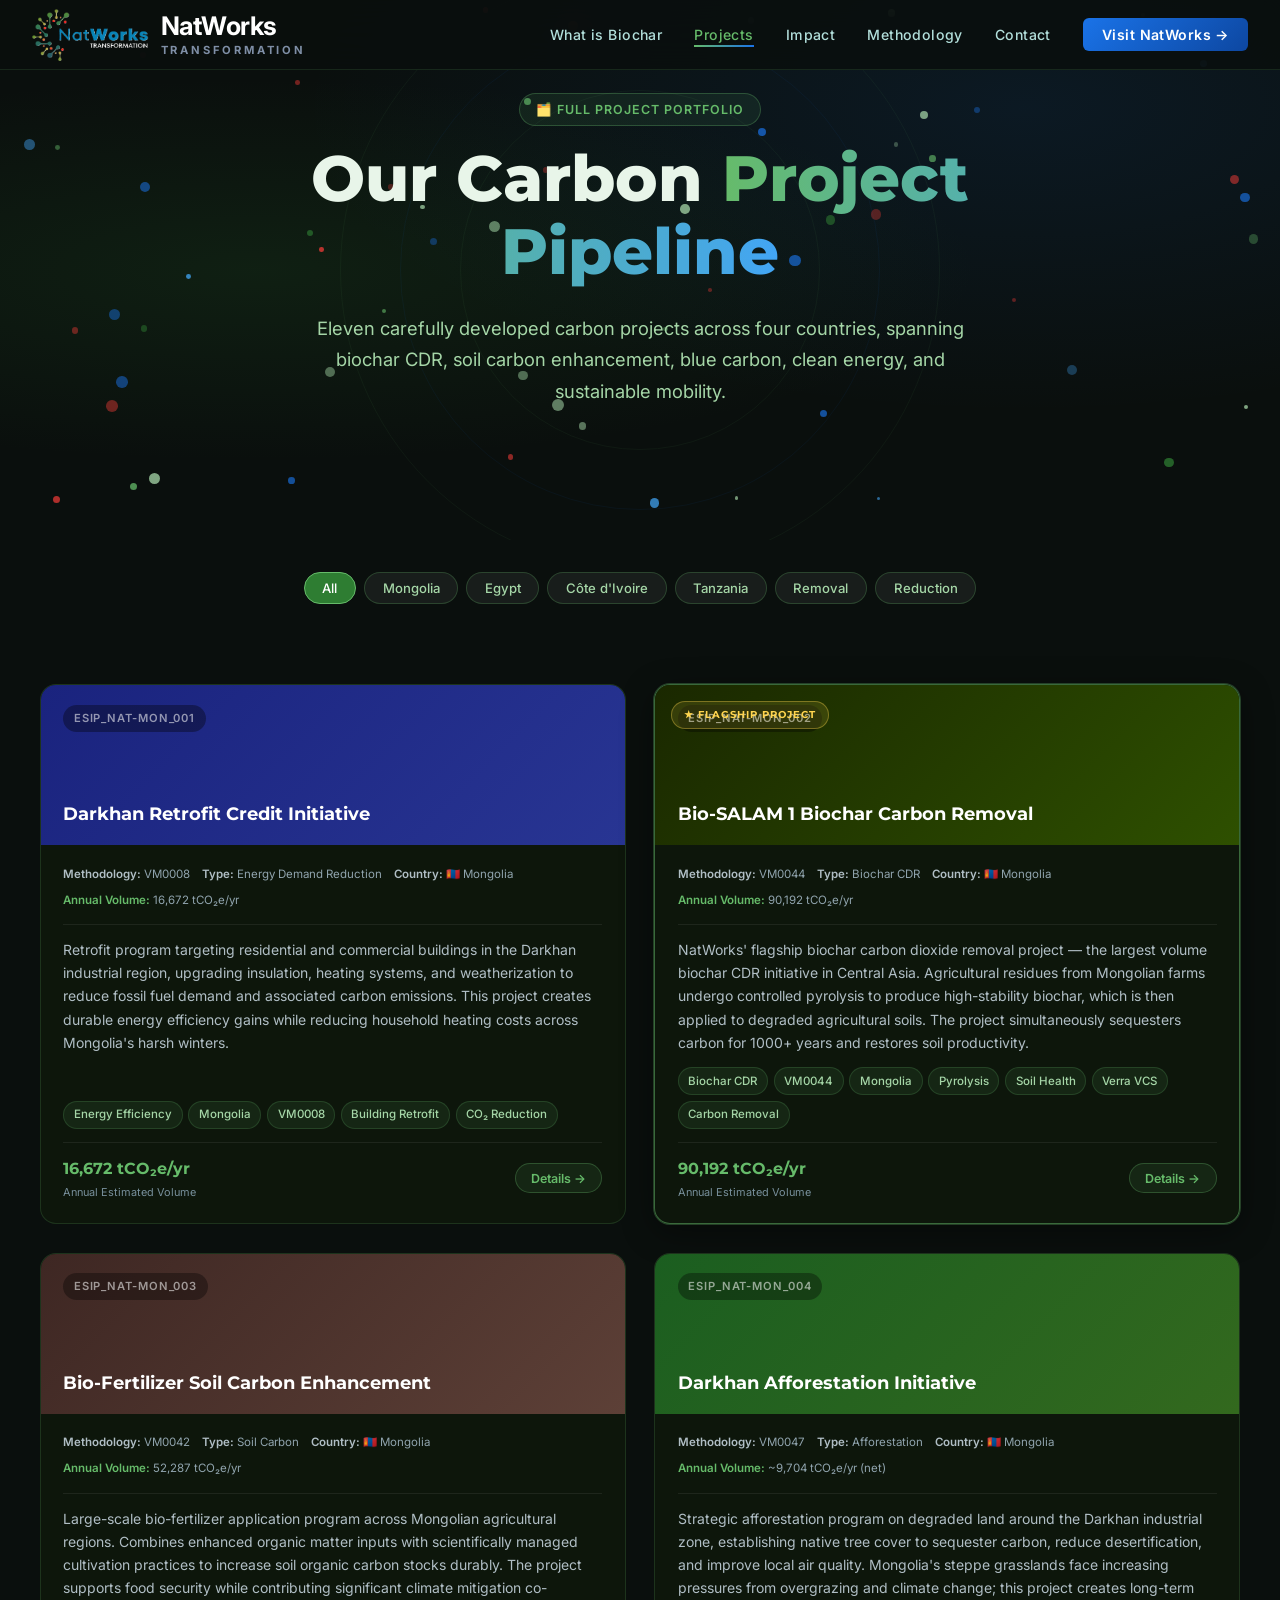
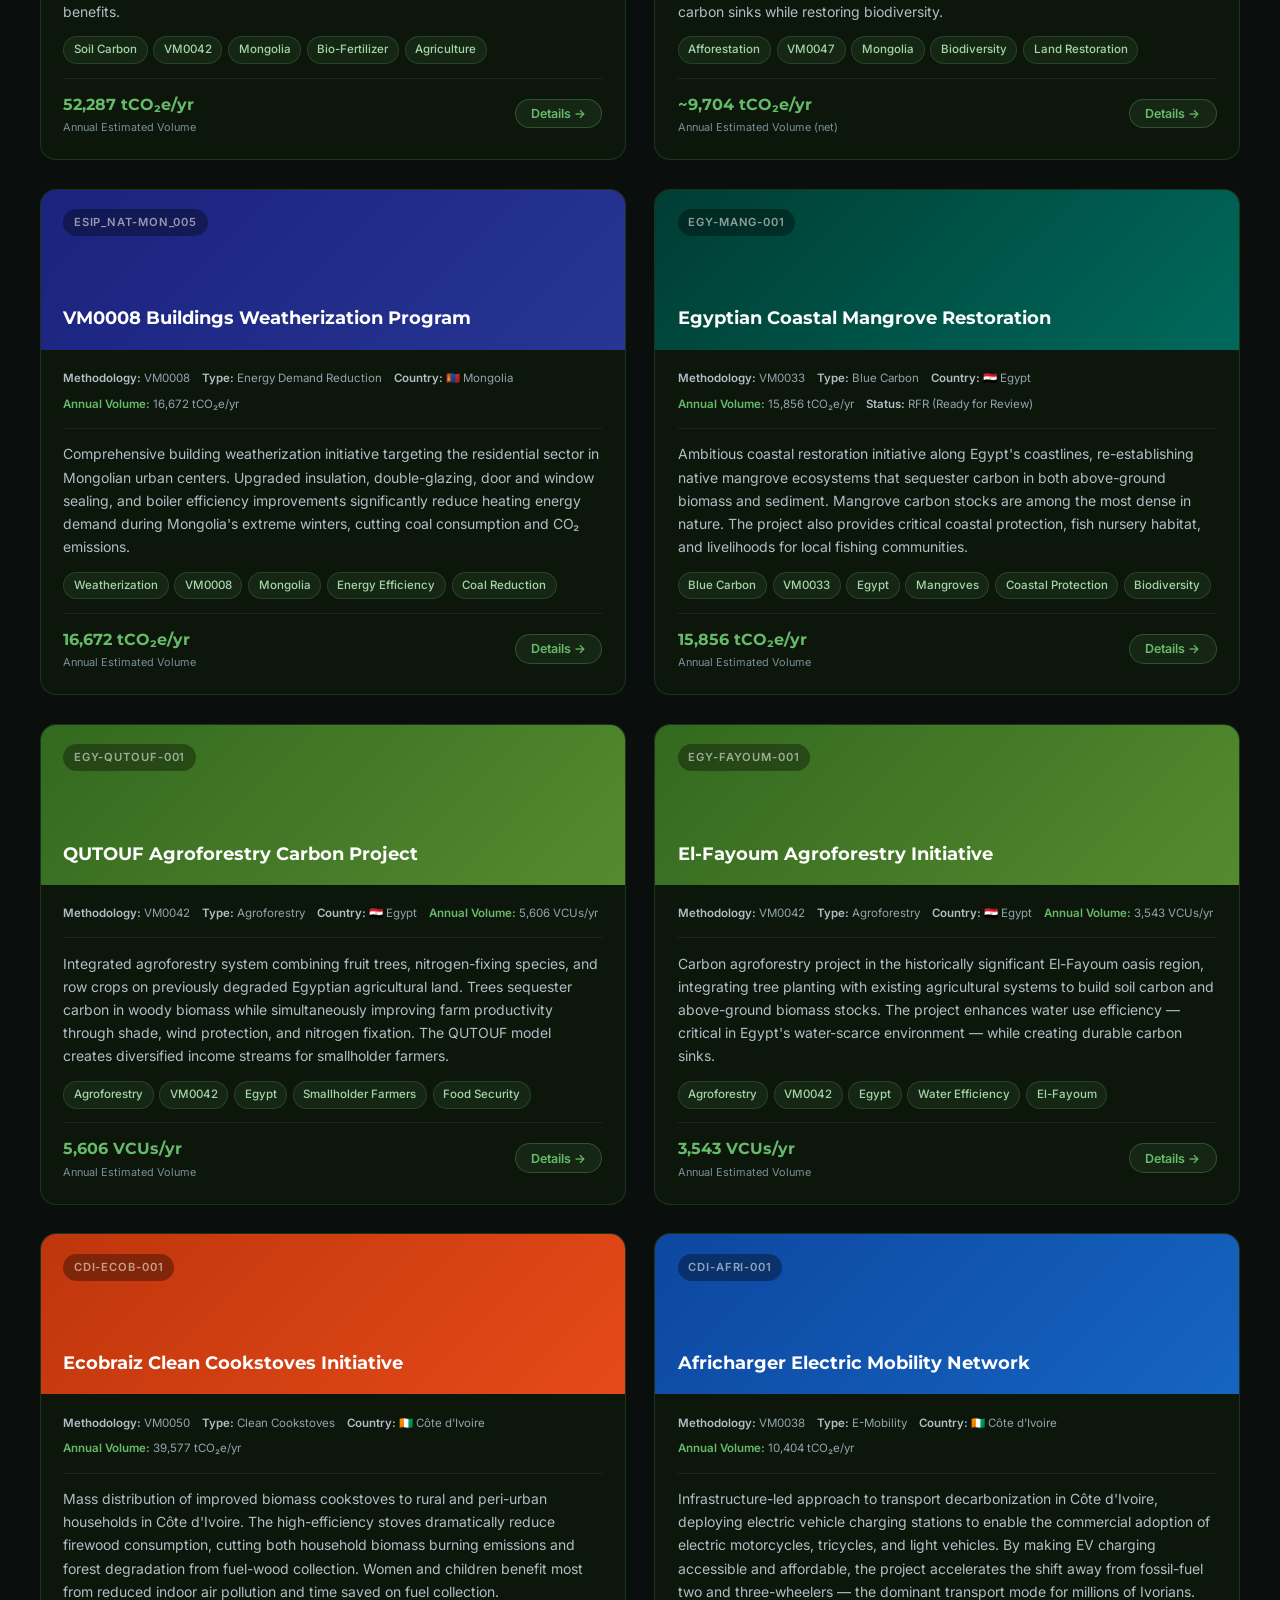
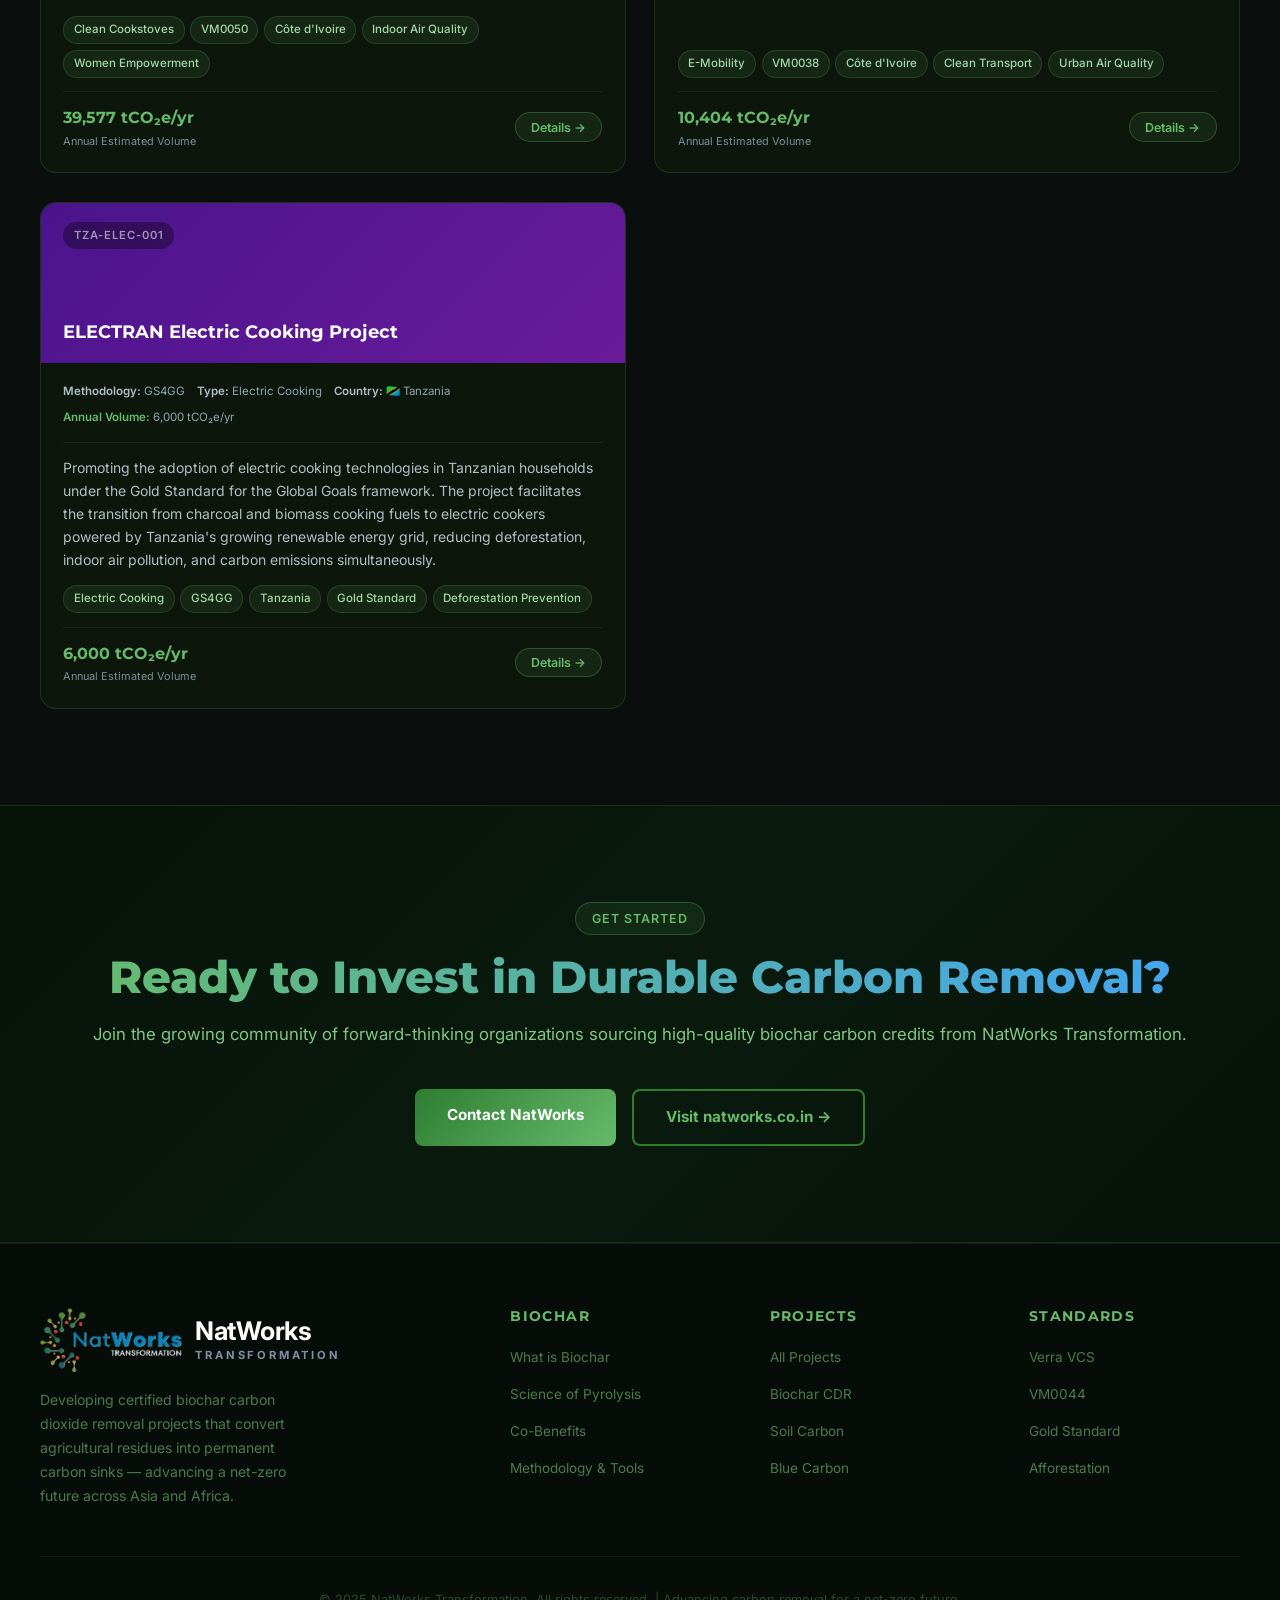
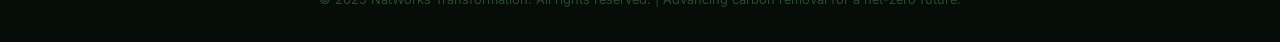
<file: projects.html>
<!DOCTYPE html>
<html lang="en">
<head>
  <meta charset="UTF-8">
  <meta name="viewport" content="width=device-width, initial-scale=1.0">
  <meta name="description" content="NatWorks Transformation Carbon Project Pipeline — 11 projects across Mongolia, Egypt, Côte d'Ivoire and Tanzania. Biochar CDR, soil carbon, mangroves, cookstoves and e-mobility.">
  <meta property="og:title" content="Carbon Projects | NatWorks Transformation">
  <title>Carbon Projects | NatWorks Transformation</title>
  <link rel="preconnect" href="https://fonts.googleapis.com">
  <link rel="preconnect" href="https://fonts.gstatic.com" crossorigin>
  <link href="https://fonts.googleapis.com/css2?family=Inter:wght@300;400;500;600;700&family=Montserrat:wght@600;700;800;900&display=swap" rel="stylesheet">
  <link rel="stylesheet" href="css/styles.css">
  <link rel="stylesheet" href="css/animations.css">
  <style>
    /* ── Filter bar ── */
    .filter-bar {
      display: flex;
      flex-wrap: wrap;
      gap: 0.5rem;
      justify-content: center;
      padding: 2rem 1rem 0;
    }
    .filter-btn {
      background: rgba(255,255,255,0.06);
      border: 1px solid rgba(102,187,106,0.25);
      color: #a5d6a7;
      font-family: 'Inter', sans-serif;
      font-size: 0.82rem;
      font-weight: 500;
      padding: 0.45rem 1.1rem;
      border-radius: 2rem;
      cursor: pointer;
      transition: background 0.22s, border-color 0.22s, color 0.22s;
    }
    .filter-btn:hover,
    .filter-btn.active {
      background: #2e7d32;
      border-color: #66bb6a;
      color: #fff;
    }

    /* ── Projects detail grid ── */
    .projects-detail-grid {
      display: grid;
      grid-template-columns: repeat(2, 1fr);
      gap: 1.8rem;
    }
    @media (max-width: 900px) {
      .projects-detail-grid { grid-template-columns: 1fr; }
    }

    /* ── Project detail card ── */
    .project-detail-card {
      background: rgba(15,24,12,0.85);
      border: 1px solid rgba(102,187,106,0.18);
      border-radius: 16px;
      overflow: hidden;
      display: flex;
      flex-direction: column;
      transition: transform 0.28s, box-shadow 0.28s, opacity 0.35s;
      position: relative;
    }
    .project-detail-card.hidden {
      display: none;
    }
    .project-detail-card:hover {
      transform: translateY(-5px);
      box-shadow: 0 16px 48px rgba(0,0,0,0.45), 0 0 0 1px rgba(102,187,106,0.3);
    }
    .project-detail-card.featured {
      border-color: rgba(102,187,106,0.5);
      box-shadow: 0 0 0 1px rgba(102,187,106,0.3), 0 8px 32px rgba(0,0,0,0.4);
    }

    /* card header */
    .pdc-header {
      min-height: 160px;
      display: flex;
      flex-direction: column;
      justify-content: space-between;
      padding: 1.2rem 1.4rem;
      position: relative;
    }
    .pdc-header-top {
      display: flex;
      justify-content: space-between;
      align-items: flex-start;
    }
    .pdc-id {
      font-family: 'Inter', sans-serif;
      font-size: 0.7rem;
      font-weight: 600;
      letter-spacing: 0.08em;
      color: rgba(255,255,255,0.55);
      background: rgba(0,0,0,0.35);
      padding: 0.25rem 0.65rem;
      border-radius: 999px;
    }
    .featured-badge {
      font-family: 'Montserrat', sans-serif;
      font-size: 0.65rem;
      font-weight: 700;
      letter-spacing: 0.1em;
      color: #ffd54f;
      background: rgba(255,213,79,0.12);
      border: 1px solid rgba(255,213,79,0.35);
      padding: 0.25rem 0.7rem;
      border-radius: 999px;
    }
    .pdc-title {
      font-family: 'Montserrat', sans-serif;
      font-size: 1.15rem;
      font-weight: 700;
      color: #fff;
      margin: 0;
      line-height: 1.3;
    }

    /* card body */
    .pdc-body {
      padding: 1.2rem 1.4rem 1.4rem;
      flex: 1;
      display: flex;
      flex-direction: column;
      gap: 0.85rem;
    }
    .pdc-meta {
      display: flex;
      flex-wrap: wrap;
      gap: 0.4rem 0.75rem;
      border-bottom: 1px solid rgba(255,255,255,0.07);
      padding-bottom: 0.85rem;
    }
    .pdc-meta-item {
      font-family: 'Inter', sans-serif;
      font-size: 0.72rem;
      color: #90a4ae;
    }
    .pdc-meta-item strong {
      color: #b0bec5;
      font-weight: 600;
    }
    .pdc-meta-item.highlight strong {
      color: #66bb6a;
    }
    .pdc-desc {
      font-family: 'Inter', sans-serif;
      font-size: 0.875rem;
      line-height: 1.65;
      color: #b0bec5;
      flex: 1;
    }
    .pdc-benefits {
      display: flex;
      flex-wrap: wrap;
      gap: 0.35rem;
    }
    .pdc-tag {
      font-family: 'Inter', sans-serif;
      font-size: 0.72rem;
      font-weight: 500;
      color: #a5d6a7;
      background: rgba(102,187,106,0.1);
      border: 1px solid rgba(102,187,106,0.2);
      padding: 0.2rem 0.6rem;
      border-radius: 999px;
    }
    .pdc-footer {
      display: flex;
      justify-content: space-between;
      align-items: center;
      padding-top: 0.75rem;
      border-top: 1px solid rgba(255,255,255,0.07);
    }
    .pdc-volume {
      font-family: 'Montserrat', sans-serif;
      font-size: 1rem;
      font-weight: 700;
      color: #66bb6a;
    }
    .pdc-volume-label {
      font-family: 'Inter', sans-serif;
      font-size: 0.68rem;
      color: #78909c;
      display: block;
      font-weight: 400;
    }
    .btn-detail {
      font-family: 'Inter', sans-serif;
      font-size: 0.78rem;
      font-weight: 600;
      color: #66bb6a;
      background: rgba(102,187,106,0.1);
      border: 1px solid rgba(102,187,106,0.3);
      padding: 0.4rem 0.95rem;
      border-radius: 999px;
      cursor: pointer;
      transition: background 0.2s, color 0.2s;
      text-decoration: none;
    }
    .btn-detail:hover {
      background: #2e7d32;
      color: #fff;
      border-color: #66bb6a;
    }

    /* ── Modal ── */
    .modal-overlay {
      display: none;
      position: fixed;
      inset: 0;
      background: rgba(0,0,0,0.75);
      z-index: 9999;
      align-items: center;
      justify-content: center;
      padding: 1.5rem;
      backdrop-filter: blur(6px);
    }
    .modal-overlay.open {
      display: flex;
    }
    .modal-box {
      background: #0d1a10;
      border: 1px solid rgba(102,187,106,0.3);
      border-radius: 20px;
      max-width: 680px;
      width: 100%;
      max-height: 85vh;
      overflow-y: auto;
      position: relative;
      padding: 2.2rem;
      animation: modalIn 0.28s ease;
    }
    @keyframes modalIn {
      from { opacity: 0; transform: translateY(20px) scale(0.97); }
      to   { opacity: 1; transform: none; }
    }
    .modal-close {
      position: absolute;
      top: 1.1rem;
      right: 1.2rem;
      background: rgba(255,255,255,0.06);
      border: 1px solid rgba(255,255,255,0.15);
      color: #fff;
      width: 32px;
      height: 32px;
      border-radius: 50%;
      font-size: 0.85rem;
      cursor: pointer;
      display: flex;
      align-items: center;
      justify-content: center;
      transition: background 0.2s;
    }
    .modal-close:hover { background: rgba(255,255,255,0.14); }
    #modalBody h2 {
      font-family: 'Montserrat', sans-serif;
      font-size: 1.35rem;
      color: #fff;
      margin-bottom: 1rem;
    }
    #modalBody p {
      font-family: 'Inter', sans-serif;
      font-size: 0.9rem;
      line-height: 1.7;
      color: #b0bec5;
      margin-bottom: 1rem;
    }
    #modalBody .modal-meta-grid {
      display: grid;
      grid-template-columns: repeat(2, 1fr);
      gap: 0.6rem;
      margin-bottom: 1.2rem;
    }
    #modalBody .modal-meta-item {
      background: rgba(255,255,255,0.04);
      border-radius: 8px;
      padding: 0.6rem 0.85rem;
    }
    #modalBody .modal-meta-item span:first-child {
      display: block;
      font-family: 'Inter', sans-serif;
      font-size: 0.68rem;
      color: #78909c;
      text-transform: uppercase;
      letter-spacing: 0.07em;
      margin-bottom: 0.15rem;
    }
    #modalBody .modal-meta-item span:last-child {
      font-family: 'Inter', sans-serif;
      font-size: 0.88rem;
      font-weight: 600;
      color: #e0f2e9;
    }

    /* ── No-results message ── */
    .no-results {
      text-align: center;
      color: #78909c;
      font-family: 'Inter', sans-serif;
      padding: 3rem;
      grid-column: 1 / -1;
    }
  </style>
</head>
<body>

  <!-- ===================== NAVBAR ===================== -->
  <nav class="navbar" role="navigation" aria-label="Main navigation">
    <a href="index.html" class="logo" aria-label="NatWorks Transformation Home">
      <img src="images/natworks-logo-light.png" alt="NatWorks Transformation" class="logo-img" width="639" height="285">
      <div class="logo-text">
        <span class="logo-name">NatWorks</span>
        <span class="tagline">Transformation</span>
      </div>
    </a>
    <ul class="nav-links" role="list">
      <li><a href="biochar.html">What is Biochar</a></li>
      <li><a href="projects.html" aria-current="page">Projects</a></li>
      <li><a href="index.html#impact">Impact</a></li>
      <li><a href="methodology.html">Methodology</a></li>
      <li><a href="contact.html">Contact</a></li>
      <li><a href="https://natworks.co.in/" target="_blank" rel="noopener" class="nav-cta" aria-label="Visit NatWorks main website">Visit NatWorks →</a></li>
    </ul>
    <button class="hamburger" aria-label="Toggle mobile menu" aria-expanded="false">
      <span></span><span></span><span></span>
    </button>
  </nav>

  <!-- ===================== HERO ===================== -->
  <section class="hero" style="min-height: 60vh;" aria-label="Projects hero">
    <div id="particles" class="particle-container" aria-hidden="true"></div>
    <div class="carbon-ring-bg" aria-hidden="true">
      <div class="carbon-ring carbon-ring-1"></div>
      <div class="carbon-ring carbon-ring-2"></div>
      <div class="carbon-ring carbon-ring-3"></div>
    </div>
    <div class="hero-content">
      <span class="label-tag hero-animate-1">🗂️ Full Project Portfolio</span>
      <h1 class="hero-animate-2">
        Our Carbon <span class="animated-gradient-text">Project Pipeline</span>
      </h1>
      <p class="hero-animate-3">
        Eleven carefully developed carbon projects across four countries, spanning biochar CDR, soil carbon enhancement, blue carbon, clean energy, and sustainable mobility.
      </p>
    </div>
  </section>

  <!-- ===================== FILTER BAR ===================== -->
  <div class="filter-bar" role="group" aria-label="Filter projects by region or type">
    <button class="filter-btn active" data-filter="all">All</button>
    <button class="filter-btn" data-filter="mongolia">Mongolia</button>
    <button class="filter-btn" data-filter="egypt">Egypt</button>
    <button class="filter-btn" data-filter="cdi">Côte d'Ivoire</button>
    <button class="filter-btn" data-filter="tanzania">Tanzania</button>
    <button class="filter-btn" data-filter="removal">Removal</button>
    <button class="filter-btn" data-filter="reduction">Reduction</button>
  </div>

  <!-- ===================== PROJECTS GRID ===================== -->
  <section class="section" style="padding-top: 2rem;" aria-labelledby="projects-grid-heading">
    <div class="container">
      <div class="projects-detail-grid" id="projectsGrid" role="list">

        <!-- ── PROJECT 1 ── -->
        <article class="project-detail-card reveal"
                 role="listitem"
                 data-project-id="ESIP_NAT-MON_001"
                 data-categories="mongolia reduction"
                 data-title="Darkhan Retrofit Credit Initiative"
                 data-methodology="VM0008"
                 data-type="Energy Demand Reduction"
                 data-country="🇲🇳 Mongolia"
                 data-volume="16,672 tCO₂e/yr"
                 data-desc="Retrofit program targeting residential and commercial buildings in the Darkhan industrial region, upgrading insulation, heating systems, and weatherization to reduce fossil fuel demand and associated carbon emissions. This project creates durable energy efficiency gains while reducing household heating costs across Mongolia's harsh winters.">
          <div class="pdc-header" style="background: linear-gradient(135deg, #1a237e, #283593); min-height: 160px;">
            <div class="pdc-header-top">
              <span class="pdc-id">ESIP_NAT-MON_001</span>
            </div>
            <h2 class="pdc-title">Darkhan Retrofit Credit Initiative</h2>
          </div>
          <div class="pdc-body">
            <div class="pdc-meta">
              <span class="pdc-meta-item"><strong>Methodology:</strong> VM0008</span>
              <span class="pdc-meta-item"><strong>Type:</strong> Energy Demand Reduction</span>
              <span class="pdc-meta-item"><strong>Country:</strong> 🇲🇳 Mongolia</span>
              <span class="pdc-meta-item highlight"><strong>Annual Volume:</strong> 16,672 tCO₂e/yr</span>
            </div>
            <p class="pdc-desc">Retrofit program targeting residential and commercial buildings in the Darkhan industrial region, upgrading insulation, heating systems, and weatherization to reduce fossil fuel demand and associated carbon emissions. This project creates durable energy efficiency gains while reducing household heating costs across Mongolia's harsh winters.</p>
            <div class="pdc-benefits">
              <span class="pdc-tag">Energy Efficiency</span>
              <span class="pdc-tag">Mongolia</span>
              <span class="pdc-tag">VM0008</span>
              <span class="pdc-tag">Building Retrofit</span>
              <span class="pdc-tag">CO₂ Reduction</span>
            </div>
            <div class="pdc-footer">
              <div>
                <span class="pdc-volume">16,672 tCO₂e/yr</span>
                <span class="pdc-volume-label">Annual Estimated Volume</span>
              </div>
              <button class="btn-detail" aria-label="View details for Darkhan Retrofit Credit Initiative">Details →</button>
            </div>
          </div>
        </article>

        <!-- ── PROJECT 2 (FEATURED) ── -->
        <article class="project-detail-card featured reveal"
                 role="listitem"
                 data-project-id="ESIP_NAT-MON_002"
                 data-categories="mongolia removal biochar"
                 data-title="Bio-SALAM 1 Biochar Carbon Removal"
                 data-methodology="VM0044"
                 data-type="Biochar CDR"
                 data-country="🇲🇳 Mongolia"
                 data-volume="90,192 tCO₂e/yr"
                 data-desc="NatWorks' flagship biochar carbon dioxide removal project — the largest volume biochar CDR initiative in Central Asia. Agricultural residues from Mongolian farms undergo controlled pyrolysis to produce high-stability biochar, which is then applied to degraded agricultural soils. The project simultaneously sequesters carbon for 1000+ years and restores soil productivity.">
          <div class="pdc-header" style="background: linear-gradient(135deg, #1a2800, #2e5000); min-height: 160px;">
            <div class="pdc-header-top">
              <span class="pdc-id">ESIP_NAT-MON_002</span>
              <span class="featured-badge">★ FLAGSHIP PROJECT</span>
            </div>
            <h2 class="pdc-title">Bio-SALAM 1 Biochar Carbon Removal</h2>
          </div>
          <div class="pdc-body">
            <div class="pdc-meta">
              <span class="pdc-meta-item"><strong>Methodology:</strong> VM0044</span>
              <span class="pdc-meta-item"><strong>Type:</strong> Biochar CDR</span>
              <span class="pdc-meta-item"><strong>Country:</strong> 🇲🇳 Mongolia</span>
              <span class="pdc-meta-item highlight"><strong>Annual Volume:</strong> 90,192 tCO₂e/yr</span>
            </div>
            <p class="pdc-desc">NatWorks' flagship biochar carbon dioxide removal project — the largest volume biochar CDR initiative in Central Asia. Agricultural residues from Mongolian farms undergo controlled pyrolysis to produce high-stability biochar, which is then applied to degraded agricultural soils. The project simultaneously sequesters carbon for 1000+ years and restores soil productivity.</p>
            <div class="pdc-benefits">
              <span class="pdc-tag">Biochar CDR</span>
              <span class="pdc-tag">VM0044</span>
              <span class="pdc-tag">Mongolia</span>
              <span class="pdc-tag">Pyrolysis</span>
              <span class="pdc-tag">Soil Health</span>
              <span class="pdc-tag">Verra VCS</span>
              <span class="pdc-tag">Carbon Removal</span>
            </div>
            <div class="pdc-footer">
              <div>
                <span class="pdc-volume">90,192 tCO₂e/yr</span>
                <span class="pdc-volume-label">Annual Estimated Volume</span>
              </div>
              <button class="btn-detail" aria-label="View details for Bio-SALAM 1 Biochar Carbon Removal">Details →</button>
            </div>
          </div>
        </article>

        <!-- ── PROJECT 3 ── -->
        <article class="project-detail-card reveal"
                 role="listitem"
                 data-project-id="ESIP_NAT-MON_003"
                 data-categories="mongolia removal soil"
                 data-title="Bio-Fertilizer Soil Carbon Enhancement"
                 data-methodology="VM0042"
                 data-type="Soil Carbon"
                 data-country="🇲🇳 Mongolia"
                 data-volume="52,287 tCO₂e/yr"
                 data-desc="Large-scale bio-fertilizer application program across Mongolian agricultural regions. Combines enhanced organic matter inputs with scientifically managed cultivation practices to increase soil organic carbon stocks durably. The project supports food security while contributing significant climate mitigation co-benefits.">
          <div class="pdc-header" style="background: linear-gradient(135deg, #3e2723, #5d4037); min-height: 160px;">
            <div class="pdc-header-top">
              <span class="pdc-id">ESIP_NAT-MON_003</span>
            </div>
            <h2 class="pdc-title">Bio-Fertilizer Soil Carbon Enhancement</h2>
          </div>
          <div class="pdc-body">
            <div class="pdc-meta">
              <span class="pdc-meta-item"><strong>Methodology:</strong> VM0042</span>
              <span class="pdc-meta-item"><strong>Type:</strong> Soil Carbon</span>
              <span class="pdc-meta-item"><strong>Country:</strong> 🇲🇳 Mongolia</span>
              <span class="pdc-meta-item highlight"><strong>Annual Volume:</strong> 52,287 tCO₂e/yr</span>
            </div>
            <p class="pdc-desc">Large-scale bio-fertilizer application program across Mongolian agricultural regions. Combines enhanced organic matter inputs with scientifically managed cultivation practices to increase soil organic carbon stocks durably. The project supports food security while contributing significant climate mitigation co-benefits.</p>
            <div class="pdc-benefits">
              <span class="pdc-tag">Soil Carbon</span>
              <span class="pdc-tag">VM0042</span>
              <span class="pdc-tag">Mongolia</span>
              <span class="pdc-tag">Bio-Fertilizer</span>
              <span class="pdc-tag">Agriculture</span>
            </div>
            <div class="pdc-footer">
              <div>
                <span class="pdc-volume">52,287 tCO₂e/yr</span>
                <span class="pdc-volume-label">Annual Estimated Volume</span>
              </div>
              <button class="btn-detail" aria-label="View details for Bio-Fertilizer Soil Carbon Enhancement">Details →</button>
            </div>
          </div>
        </article>

        <!-- ── PROJECT 4 ── -->
        <article class="project-detail-card reveal"
                 role="listitem"
                 data-project-id="ESIP_NAT-MON_004"
                 data-categories="mongolia removal afforestation"
                 data-title="Darkhan Afforestation Initiative"
                 data-methodology="VM0047"
                 data-type="Afforestation"
                 data-country="🇲🇳 Mongolia"
                 data-volume="~9,704 tCO₂e/yr (net)"
                 data-desc="Strategic afforestation program on degraded land around the Darkhan industrial zone, establishing native tree cover to sequester carbon, reduce desertification, and improve local air quality. Mongolia's steppe grasslands face increasing pressures from overgrazing and climate change; this project creates long-term carbon sinks while restoring biodiversity.">
          <div class="pdc-header" style="background: linear-gradient(135deg, #1b5e20, #33691e); min-height: 160px;">
            <div class="pdc-header-top">
              <span class="pdc-id">ESIP_NAT-MON_004</span>
            </div>
            <h2 class="pdc-title">Darkhan Afforestation Initiative</h2>
          </div>
          <div class="pdc-body">
            <div class="pdc-meta">
              <span class="pdc-meta-item"><strong>Methodology:</strong> VM0047</span>
              <span class="pdc-meta-item"><strong>Type:</strong> Afforestation</span>
              <span class="pdc-meta-item"><strong>Country:</strong> 🇲🇳 Mongolia</span>
              <span class="pdc-meta-item highlight"><strong>Annual Volume:</strong> ~9,704 tCO₂e/yr (net)</span>
            </div>
            <p class="pdc-desc">Strategic afforestation program on degraded land around the Darkhan industrial zone, establishing native tree cover to sequester carbon, reduce desertification, and improve local air quality. Mongolia's steppe grasslands face increasing pressures from overgrazing and climate change; this project creates long-term carbon sinks while restoring biodiversity.</p>
            <div class="pdc-benefits">
              <span class="pdc-tag">Afforestation</span>
              <span class="pdc-tag">VM0047</span>
              <span class="pdc-tag">Mongolia</span>
              <span class="pdc-tag">Biodiversity</span>
              <span class="pdc-tag">Land Restoration</span>
            </div>
            <div class="pdc-footer">
              <div>
                <span class="pdc-volume">~9,704 tCO₂e/yr</span>
                <span class="pdc-volume-label">Annual Estimated Volume (net)</span>
              </div>
              <button class="btn-detail" aria-label="View details for Darkhan Afforestation Initiative">Details →</button>
            </div>
          </div>
        </article>

        <!-- ── PROJECT 5 ── -->
        <article class="project-detail-card reveal"
                 role="listitem"
                 data-project-id="ESIP_NAT-MON_005"
                 data-categories="mongolia reduction energy"
                 data-title="VM0008 Buildings Weatherization Program"
                 data-methodology="VM0008"
                 data-type="Energy Demand Reduction"
                 data-country="🇲🇳 Mongolia"
                 data-volume="16,672 tCO₂e/yr"
                 data-desc="Comprehensive building weatherization initiative targeting the residential sector in Mongolian urban centers. Upgraded insulation, double-glazing, door and window sealing, and boiler efficiency improvements significantly reduce heating energy demand during Mongolia's extreme winters, cutting coal consumption and CO₂ emissions.">
          <div class="pdc-header" style="background: linear-gradient(135deg, #1a237e, #283593); min-height: 160px;">
            <div class="pdc-header-top">
              <span class="pdc-id">ESIP_NAT-MON_005</span>
            </div>
            <h2 class="pdc-title">VM0008 Buildings Weatherization Program</h2>
          </div>
          <div class="pdc-body">
            <div class="pdc-meta">
              <span class="pdc-meta-item"><strong>Methodology:</strong> VM0008</span>
              <span class="pdc-meta-item"><strong>Type:</strong> Energy Demand Reduction</span>
              <span class="pdc-meta-item"><strong>Country:</strong> 🇲🇳 Mongolia</span>
              <span class="pdc-meta-item highlight"><strong>Annual Volume:</strong> 16,672 tCO₂e/yr</span>
            </div>
            <p class="pdc-desc">Comprehensive building weatherization initiative targeting the residential sector in Mongolian urban centers. Upgraded insulation, double-glazing, door and window sealing, and boiler efficiency improvements significantly reduce heating energy demand during Mongolia's extreme winters, cutting coal consumption and CO₂ emissions.</p>
            <div class="pdc-benefits">
              <span class="pdc-tag">Weatherization</span>
              <span class="pdc-tag">VM0008</span>
              <span class="pdc-tag">Mongolia</span>
              <span class="pdc-tag">Energy Efficiency</span>
              <span class="pdc-tag">Coal Reduction</span>
            </div>
            <div class="pdc-footer">
              <div>
                <span class="pdc-volume">16,672 tCO₂e/yr</span>
                <span class="pdc-volume-label">Annual Estimated Volume</span>
              </div>
              <button class="btn-detail" aria-label="View details for VM0008 Buildings Weatherization Program">Details →</button>
            </div>
          </div>
        </article>

        <!-- ── PROJECT 6 ── -->
        <article class="project-detail-card reveal"
                 role="listitem"
                 data-project-id="EGY-MANG-001"
                 data-categories="egypt removal bluecarbon"
                 data-title="Egyptian Coastal Mangrove Restoration"
                 data-methodology="VM0033"
                 data-type="Blue Carbon"
                 data-country="🇪🇬 Egypt"
                 data-volume="15,856 tCO₂e/yr"
                 data-status="RFR (Ready for Review)"
                 data-desc="Ambitious coastal restoration initiative along Egypt's coastlines, re-establishing native mangrove ecosystems that sequester carbon in both above-ground biomass and sediment. Mangrove carbon stocks are among the most dense in nature. The project also provides critical coastal protection, fish nursery habitat, and livelihoods for local fishing communities.">
          <div class="pdc-header" style="background: linear-gradient(135deg, #003d33, #00695c); min-height: 160px;">
            <div class="pdc-header-top">
              <span class="pdc-id">EGY-MANG-001</span>
            </div>
            <h2 class="pdc-title">Egyptian Coastal Mangrove Restoration</h2>
          </div>
          <div class="pdc-body">
            <div class="pdc-meta">
              <span class="pdc-meta-item"><strong>Methodology:</strong> VM0033</span>
              <span class="pdc-meta-item"><strong>Type:</strong> Blue Carbon</span>
              <span class="pdc-meta-item"><strong>Country:</strong> 🇪🇬 Egypt</span>
              <span class="pdc-meta-item highlight"><strong>Annual Volume:</strong> 15,856 tCO₂e/yr</span>
              <span class="pdc-meta-item"><strong>Status:</strong> RFR (Ready for Review)</span>
            </div>
            <p class="pdc-desc">Ambitious coastal restoration initiative along Egypt's coastlines, re-establishing native mangrove ecosystems that sequester carbon in both above-ground biomass and sediment. Mangrove carbon stocks are among the most dense in nature. The project also provides critical coastal protection, fish nursery habitat, and livelihoods for local fishing communities.</p>
            <div class="pdc-benefits">
              <span class="pdc-tag">Blue Carbon</span>
              <span class="pdc-tag">VM0033</span>
              <span class="pdc-tag">Egypt</span>
              <span class="pdc-tag">Mangroves</span>
              <span class="pdc-tag">Coastal Protection</span>
              <span class="pdc-tag">Biodiversity</span>
            </div>
            <div class="pdc-footer">
              <div>
                <span class="pdc-volume">15,856 tCO₂e/yr</span>
                <span class="pdc-volume-label">Annual Estimated Volume</span>
              </div>
              <button class="btn-detail" aria-label="View details for Egyptian Coastal Mangrove Restoration">Details →</button>
            </div>
          </div>
        </article>

        <!-- ── PROJECT 7 ── -->
        <article class="project-detail-card reveal"
                 role="listitem"
                 data-project-id="EGY-QUTOUF-001"
                 data-categories="egypt removal agroforestry"
                 data-title="QUTOUF Agroforestry Carbon Project"
                 data-methodology="VM0042"
                 data-type="Agroforestry"
                 data-country="🇪🇬 Egypt"
                 data-volume="5,606 VCUs/yr"
                 data-desc="Integrated agroforestry system combining fruit trees, nitrogen-fixing species, and row crops on previously degraded Egyptian agricultural land. Trees sequester carbon in woody biomass while simultaneously improving farm productivity through shade, wind protection, and nitrogen fixation. The QUTOUF model creates diversified income streams for smallholder farmers.">
          <div class="pdc-header" style="background: linear-gradient(135deg, #33691e, #558b2f); min-height: 160px;">
            <div class="pdc-header-top">
              <span class="pdc-id">EGY-QUTOUF-001</span>
            </div>
            <h2 class="pdc-title">QUTOUF Agroforestry Carbon Project</h2>
          </div>
          <div class="pdc-body">
            <div class="pdc-meta">
              <span class="pdc-meta-item"><strong>Methodology:</strong> VM0042</span>
              <span class="pdc-meta-item"><strong>Type:</strong> Agroforestry</span>
              <span class="pdc-meta-item"><strong>Country:</strong> 🇪🇬 Egypt</span>
              <span class="pdc-meta-item highlight"><strong>Annual Volume:</strong> 5,606 VCUs/yr</span>
            </div>
            <p class="pdc-desc">Integrated agroforestry system combining fruit trees, nitrogen-fixing species, and row crops on previously degraded Egyptian agricultural land. Trees sequester carbon in woody biomass while simultaneously improving farm productivity through shade, wind protection, and nitrogen fixation. The QUTOUF model creates diversified income streams for smallholder farmers.</p>
            <div class="pdc-benefits">
              <span class="pdc-tag">Agroforestry</span>
              <span class="pdc-tag">VM0042</span>
              <span class="pdc-tag">Egypt</span>
              <span class="pdc-tag">Smallholder Farmers</span>
              <span class="pdc-tag">Food Security</span>
            </div>
            <div class="pdc-footer">
              <div>
                <span class="pdc-volume">5,606 VCUs/yr</span>
                <span class="pdc-volume-label">Annual Estimated Volume</span>
              </div>
              <button class="btn-detail" aria-label="View details for QUTOUF Agroforestry Carbon Project">Details →</button>
            </div>
          </div>
        </article>

        <!-- ── PROJECT 8 ── -->
        <article class="project-detail-card reveal"
                 role="listitem"
                 data-project-id="EGY-FAYOUM-001"
                 data-categories="egypt removal agroforestry"
                 data-title="El-Fayoum Agroforestry Initiative"
                 data-methodology="VM0042"
                 data-type="Agroforestry"
                 data-country="🇪🇬 Egypt"
                 data-volume="3,543 VCUs/yr"
                 data-desc="Carbon agroforestry project in the historically significant El-Fayoum oasis region, integrating tree planting with existing agricultural systems to build soil carbon and above-ground biomass stocks. The project enhances water use efficiency — critical in Egypt's water-scarce environment — while creating durable carbon sinks.">
          <div class="pdc-header" style="background: linear-gradient(135deg, #33691e, #558b2f); min-height: 160px;">
            <div class="pdc-header-top">
              <span class="pdc-id">EGY-FAYOUM-001</span>
            </div>
            <h2 class="pdc-title">El-Fayoum Agroforestry Initiative</h2>
          </div>
          <div class="pdc-body">
            <div class="pdc-meta">
              <span class="pdc-meta-item"><strong>Methodology:</strong> VM0042</span>
              <span class="pdc-meta-item"><strong>Type:</strong> Agroforestry</span>
              <span class="pdc-meta-item"><strong>Country:</strong> 🇪🇬 Egypt</span>
              <span class="pdc-meta-item highlight"><strong>Annual Volume:</strong> 3,543 VCUs/yr</span>
            </div>
            <p class="pdc-desc">Carbon agroforestry project in the historically significant El-Fayoum oasis region, integrating tree planting with existing agricultural systems to build soil carbon and above-ground biomass stocks. The project enhances water use efficiency — critical in Egypt's water-scarce environment — while creating durable carbon sinks.</p>
            <div class="pdc-benefits">
              <span class="pdc-tag">Agroforestry</span>
              <span class="pdc-tag">VM0042</span>
              <span class="pdc-tag">Egypt</span>
              <span class="pdc-tag">Water Efficiency</span>
              <span class="pdc-tag">El-Fayoum</span>
            </div>
            <div class="pdc-footer">
              <div>
                <span class="pdc-volume">3,543 VCUs/yr</span>
                <span class="pdc-volume-label">Annual Estimated Volume</span>
              </div>
              <button class="btn-detail" aria-label="View details for El-Fayoum Agroforestry Initiative">Details →</button>
            </div>
          </div>
        </article>

        <!-- ── PROJECT 9 ── -->
        <article class="project-detail-card reveal"
                 role="listitem"
                 data-project-id="CDI-ECOB-001"
                 data-categories="cdi reduction cookstoves"
                 data-title="Ecobraiz Clean Cookstoves Initiative"
                 data-methodology="VM0050"
                 data-type="Clean Cookstoves"
                 data-country="🇨🇮 Côte d'Ivoire"
                 data-volume="39,577 tCO₂e/yr"
                 data-desc="Mass distribution of improved biomass cookstoves to rural and peri-urban households in Côte d'Ivoire. The high-efficiency stoves dramatically reduce firewood consumption, cutting both household biomass burning emissions and forest degradation from fuel-wood collection. Women and children benefit most from reduced indoor air pollution and time saved on fuel collection.">
          <div class="pdc-header" style="background: linear-gradient(135deg, #bf360c, #e64a19); min-height: 160px;">
            <div class="pdc-header-top">
              <span class="pdc-id">CDI-ECOB-001</span>
            </div>
            <h2 class="pdc-title">Ecobraiz Clean Cookstoves Initiative</h2>
          </div>
          <div class="pdc-body">
            <div class="pdc-meta">
              <span class="pdc-meta-item"><strong>Methodology:</strong> VM0050</span>
              <span class="pdc-meta-item"><strong>Type:</strong> Clean Cookstoves</span>
              <span class="pdc-meta-item"><strong>Country:</strong> 🇨🇮 Côte d'Ivoire</span>
              <span class="pdc-meta-item highlight"><strong>Annual Volume:</strong> 39,577 tCO₂e/yr</span>
            </div>
            <p class="pdc-desc">Mass distribution of improved biomass cookstoves to rural and peri-urban households in Côte d'Ivoire. The high-efficiency stoves dramatically reduce firewood consumption, cutting both household biomass burning emissions and forest degradation from fuel-wood collection. Women and children benefit most from reduced indoor air pollution and time saved on fuel collection.</p>
            <div class="pdc-benefits">
              <span class="pdc-tag">Clean Cookstoves</span>
              <span class="pdc-tag">VM0050</span>
              <span class="pdc-tag">Côte d'Ivoire</span>
              <span class="pdc-tag">Indoor Air Quality</span>
              <span class="pdc-tag">Women Empowerment</span>
            </div>
            <div class="pdc-footer">
              <div>
                <span class="pdc-volume">39,577 tCO₂e/yr</span>
                <span class="pdc-volume-label">Annual Estimated Volume</span>
              </div>
              <button class="btn-detail" aria-label="View details for Ecobraiz Clean Cookstoves Initiative">Details →</button>
            </div>
          </div>
        </article>

        <!-- ── PROJECT 10 ── -->
        <article class="project-detail-card reveal"
                 role="listitem"
                 data-project-id="CDI-AFRI-001"
                 data-categories="cdi reduction emobility"
                 data-title="Africharger Electric Mobility Network"
                 data-methodology="VM0038"
                 data-type="E-Mobility"
                 data-country="🇨🇮 Côte d'Ivoire"
                 data-volume="10,404 tCO₂e/yr"
                 data-desc="Infrastructure-led approach to transport decarbonization in Côte d'Ivoire, deploying electric vehicle charging stations to enable the commercial adoption of electric motorcycles, tricycles, and light vehicles. By making EV charging accessible and affordable, the project accelerates the shift away from fossil-fuel two and three-wheelers — the dominant transport mode for millions of Ivorians.">
          <div class="pdc-header" style="background: linear-gradient(135deg, #0d47a1, #1565c0); min-height: 160px;">
            <div class="pdc-header-top">
              <span class="pdc-id">CDI-AFRI-001</span>
            </div>
            <h2 class="pdc-title">Africharger Electric Mobility Network</h2>
          </div>
          <div class="pdc-body">
            <div class="pdc-meta">
              <span class="pdc-meta-item"><strong>Methodology:</strong> VM0038</span>
              <span class="pdc-meta-item"><strong>Type:</strong> E-Mobility</span>
              <span class="pdc-meta-item"><strong>Country:</strong> 🇨🇮 Côte d'Ivoire</span>
              <span class="pdc-meta-item highlight"><strong>Annual Volume:</strong> 10,404 tCO₂e/yr</span>
            </div>
            <p class="pdc-desc">Infrastructure-led approach to transport decarbonization in Côte d'Ivoire, deploying electric vehicle charging stations to enable the commercial adoption of electric motorcycles, tricycles, and light vehicles. By making EV charging accessible and affordable, the project accelerates the shift away from fossil-fuel two and three-wheelers — the dominant transport mode for millions of Ivorians.</p>
            <div class="pdc-benefits">
              <span class="pdc-tag">E-Mobility</span>
              <span class="pdc-tag">VM0038</span>
              <span class="pdc-tag">Côte d'Ivoire</span>
              <span class="pdc-tag">Clean Transport</span>
              <span class="pdc-tag">Urban Air Quality</span>
            </div>
            <div class="pdc-footer">
              <div>
                <span class="pdc-volume">10,404 tCO₂e/yr</span>
                <span class="pdc-volume-label">Annual Estimated Volume</span>
              </div>
              <button class="btn-detail" aria-label="View details for Africharger Electric Mobility Network">Details →</button>
            </div>
          </div>
        </article>

        <!-- ── PROJECT 11 ── -->
        <article class="project-detail-card reveal"
                 role="listitem"
                 data-project-id="TZA-ELEC-001"
                 data-categories="tanzania reduction ecooking"
                 data-title="ELECTRAN Electric Cooking Project"
                 data-methodology="GS4GG"
                 data-type="Electric Cooking"
                 data-country="🇹🇿 Tanzania"
                 data-volume="6,000 tCO₂e/yr"
                 data-desc="Promoting the adoption of electric cooking technologies in Tanzanian households under the Gold Standard for the Global Goals framework. The project facilitates the transition from charcoal and biomass cooking fuels to electric cookers powered by Tanzania's growing renewable energy grid, reducing deforestation, indoor air pollution, and carbon emissions simultaneously.">
          <div class="pdc-header" style="background: linear-gradient(135deg, #4a148c, #6a1b9a); min-height: 160px;">
            <div class="pdc-header-top">
              <span class="pdc-id">TZA-ELEC-001</span>
            </div>
            <h2 class="pdc-title">ELECTRAN Electric Cooking Project</h2>
          </div>
          <div class="pdc-body">
            <div class="pdc-meta">
              <span class="pdc-meta-item"><strong>Methodology:</strong> GS4GG</span>
              <span class="pdc-meta-item"><strong>Type:</strong> Electric Cooking</span>
              <span class="pdc-meta-item"><strong>Country:</strong> 🇹🇿 Tanzania</span>
              <span class="pdc-meta-item highlight"><strong>Annual Volume:</strong> 6,000 tCO₂e/yr</span>
            </div>
            <p class="pdc-desc">Promoting the adoption of electric cooking technologies in Tanzanian households under the Gold Standard for the Global Goals framework. The project facilitates the transition from charcoal and biomass cooking fuels to electric cookers powered by Tanzania's growing renewable energy grid, reducing deforestation, indoor air pollution, and carbon emissions simultaneously.</p>
            <div class="pdc-benefits">
              <span class="pdc-tag">Electric Cooking</span>
              <span class="pdc-tag">GS4GG</span>
              <span class="pdc-tag">Tanzania</span>
              <span class="pdc-tag">Gold Standard</span>
              <span class="pdc-tag">Deforestation Prevention</span>
            </div>
            <div class="pdc-footer">
              <div>
                <span class="pdc-volume">6,000 tCO₂e/yr</span>
                <span class="pdc-volume-label">Annual Estimated Volume</span>
              </div>
              <button class="btn-detail" aria-label="View details for ELECTRAN Electric Cooking Project">Details →</button>
            </div>
          </div>
        </article>

        <!-- Empty state (hidden until filter yields zero results) -->
        <p class="no-results" id="noResults" aria-live="polite" hidden>
          No projects match this filter. <button class="filter-btn" data-filter="all" style="display:inline-block; margin-left:0.5rem;">Show all</button>
        </p>

      </div><!-- /projects-detail-grid -->
    </div><!-- /container -->
  </section>

  <!-- ===================== MODAL OVERLAY ===================== -->
  <div id="projectModal" class="modal-overlay" role="dialog" aria-modal="true" aria-labelledby="modalTitle">
    <div class="modal-box">
      <button id="modalClose" class="modal-close" aria-label="Close project details">✕</button>
      <div id="modalBody"></div>
    </div>
  </div>

  <!-- ===================== CTA BANNER ===================== -->
  <section class="cta-banner" aria-labelledby="cta-heading">
    <div class="container cta-banner-inner">
      <span class="label-tag">Get Started</span>
      <h2 id="cta-heading" class="animated-gradient-text">Ready to Invest in Durable Carbon Removal?</h2>
      <p>Join the growing community of forward-thinking organizations sourcing high-quality biochar carbon credits from NatWorks Transformation.</p>
      <div class="cta-btns">
        <a href="contact.html" class="btn-primary">Contact NatWorks</a>
        <a href="https://natworks.co.in/" target="_blank" rel="noopener" class="btn-secondary">Visit natworks.co.in →</a>
      </div>
    </div>
  </section>

  <!-- ===================== FOOTER ===================== -->
  <footer class="footer" role="contentinfo">
    <div class="container">
      <div class="footer-grid">

        <!-- Col 1: Brand -->
        <div class="footer-brand">
          <a href="index.html" class="logo footer-logo" aria-label="NatWorks Transformation Home">
            <img src="images/natworks-logo-light.png" alt="NatWorks Transformation" class="logo-img" width="639" height="285">
            <div class="logo-text">
              <span class="logo-name">NatWorks</span>
              <span class="tagline">Transformation</span>
            </div>
          </a>
          <p class="footer-desc">Developing certified biochar carbon dioxide removal projects that convert agricultural residues into permanent carbon sinks — advancing a net-zero future across Asia and Africa.</p>
        </div>

        <!-- Col 2: Biochar -->
        <nav class="footer-col" aria-label="Biochar pages">
          <h4>Biochar</h4>
          <ul role="list">
            <li><a href="biochar.html">What is Biochar</a></li>
            <li><a href="biochar.html#pyrolysis">Science of Pyrolysis</a></li>
            <li><a href="biochar.html#cobenefits">Co-Benefits</a></li>
            <li><a href="methodology.html">Methodology &amp; Tools</a></li>
          </ul>
        </nav>

        <!-- Col 3: Projects -->
        <nav class="footer-col" aria-label="Projects pages">
          <h4>Projects</h4>
          <ul role="list">
            <li><a href="projects.html">All Projects</a></li>
            <li><a href="projects.html">Biochar CDR</a></li>
            <li><a href="projects.html">Soil Carbon</a></li>
            <li><a href="projects.html">Blue Carbon</a></li>
          </ul>
        </nav>

        <!-- Col 4: Standards -->
        <nav class="footer-col" aria-label="Carbon standards">
          <h4>Standards</h4>
          <ul role="list">
            <li><a href="https://verra.org" target="_blank" rel="noopener">Verra VCS</a></li>
            <li><a href="https://verra.org" target="_blank" rel="noopener">VM0044</a></li>
            <li><a href="https://goldstandard.org" target="_blank" rel="noopener">Gold Standard</a></li>
            <li><a href="projects.html">Afforestation</a></li>
          </ul>
        </nav>

      </div>

      <div class="footer-bottom">
        <p>© 2025 NatWorks Transformation. All rights reserved. | Advancing carbon removal for a net-zero future.</p>
      </div>
    </div>
  </footer>

  <script src="js/main.js"></script>
  <script src="js/projects.js"></script>
</body>
</html>
</file>
<file: css/styles.css>
/* ============================================================
   NatWorks Transformation — Shared Stylesheet
   styles.css
   ============================================================ */

/* Google Fonts */
@import url('https://fonts.googleapis.com/css2?family=Inter:wght@300;400;500;600;700&family=Montserrat:wght@400;600;700;800;900&display=swap');

/* ============================================================
   CSS Reset & Base
   ============================================================ */
*, *::before, *::after {
  box-sizing: border-box;
  margin: 0;
  padding: 0;
}

:root {
  /* Brand Colors */
  --color-bg-primary:       #0a0f0d;
  --color-bg-secondary:     #0d1a10;
  --color-bg-deep:          #071209;
  --color-bg-footer:        #060c08;

  --color-blue:             #1a73e8;
  --color-blue-light:       #42a5f5;
  --color-blue-dark:        #0d47a1;
  --color-green:            #2e7d32;
  --color-green-light:      #66bb6a;
  --color-green-mid:        #388e3c;
  --color-green-pale:       #81c784;
  --color-green-soft:       #a5d6a7;
  --color-green-muted:      #6a9b6e;
  --color-green-dark:       #4a7a4d;
  --color-green-darker:     #2a4a2d;
  --color-green-deep:       #558b2f;
  --color-red:              #e53935;
  --color-gold:             #f9a825;
  --color-white:            #ffffff;
  --color-text:             #e8f5e9;
  --color-text-muted:       #9e9e9e;
  --color-border:           rgba(102, 187, 106, 0.15);

  /* Gradients */
  --gradient-green:         linear-gradient(135deg, #2e7d32, #66bb6a);
  --gradient-blue:          linear-gradient(135deg, #1a73e8, #0d47a1);
  --gradient-text:          linear-gradient(135deg, #66bb6a, #1a73e8, #42a5f5);
  --gradient-stat:          linear-gradient(135deg, #66bb6a, #42a5f5);

  /* Spacing */
  --space-xs:   0.3rem;
  --space-sm:   0.5rem;
  --space-md:   1rem;
  --space-lg:   1.5rem;
  --space-xl:   2rem;
  --space-2xl:  3rem;
  --space-3xl:  4rem;
  --space-4xl:  6rem;

  /* Font sizes */
  --fs-xs:    0.7rem;
  --fs-sm:    0.8rem;
  --fs-base:  0.9rem;
  --fs-md:    1rem;
  --fs-lg:    1.05rem;
  --fs-xl:    1.15rem;
  --fs-2xl:   1.4rem;
  --fs-3xl:   1.8rem;
  --fs-hero:  clamp(2.2rem, 5vw, 4rem);

  /* Border Radius */
  --radius-sm:  6px;
  --radius-md:  8px;
  --radius-lg:  12px;
  --radius-xl:  16px;
  --radius-2xl: 20px;
  --radius-3xl: 24px;
  --radius-full: 9999px;

  /* Transitions */
  --transition-fast:   all 0.2s ease;
  --transition-base:   all 0.3s ease;
  --transition-slow:   all 0.4s ease;
  --transition-xslow:  all 0.7s ease;

  /* Shadows */
  --shadow-card:    0 8px 30px rgba(0, 0, 0, 0.3);
  --shadow-hover:   0 20px 40px rgba(0, 0, 0, 0.4);
  --shadow-blue:    0 8px 25px rgba(26, 115, 232, 0.4);
  --shadow-green:   0 8px 25px rgba(102, 187, 106, 0.35);
}

html {
  scroll-behavior: smooth;
}

body {
  font-family: 'Inter', sans-serif;
  background: var(--color-bg-primary);
  color: var(--color-text);
  line-height: 1.7;
  -webkit-font-smoothing: antialiased;
  -moz-osx-font-smoothing: grayscale;
}

img {
  max-width: 100%;
  display: block;
}

a {
  text-decoration: none;
}

/* ============================================================
   Typography
   ============================================================ */
h1, h2, h3, h4, h5, h6 {
  font-family: 'Montserrat', sans-serif;
  line-height: 1.2;
  font-weight: 700;
}

h1 { font-size: clamp(2rem, 5vw, 3.5rem); }
h2 { font-size: clamp(1.6rem, 3.5vw, 2.8rem); }
h3 { font-size: clamp(1.2rem, 2vw, 1.6rem); }
h4 { font-size: 1.1rem; }
h5 { font-size: 0.95rem; }
h6 { font-size: 0.85rem; }

.gradient-text {
  background: linear-gradient(135deg, #66bb6a, #1a73e8, #42a5f5);
  -webkit-background-clip: text;
  -webkit-text-fill-color: transparent;
  background-clip: text;
}

.section-title {
  font-family: 'Montserrat', sans-serif;
  font-weight: 800;
  font-size: clamp(1.8rem, 3.5vw, 2.8rem);
  margin-bottom: 1rem;
}

/* ============================================================
   Navbar
   ============================================================ */
nav.navbar {
  position: fixed;
  top: 0;
  width: 100%;
  background: rgba(10, 15, 13, 0.85);
  backdrop-filter: blur(20px);
  -webkit-backdrop-filter: blur(20px);
  border-bottom: 1px solid rgba(102, 187, 106, 0.15);
  z-index: 1000;
  padding: 0 2rem;
  height: 70px;
  display: flex;
  align-items: center;
  justify-content: space-between;
  transition: all 0.3s ease;
}

nav.navbar.scrolled {
  background: rgba(10, 15, 13, 0.97);
  box-shadow: 0 4px 30px rgba(0, 0, 0, 0.5);
}

/* Logo */
.logo {
  display: flex;
  align-items: center;
  gap: 12px;
  text-decoration: none;
}

.logo-img {
  display: block;
  height: 52px;
  width: auto;
}

.footer-logo .logo-img {
  height: 64px;
}

.logo-text {
  display: flex;
  flex-direction: column;
  line-height: 1;
}

.logo-text .logo-name {
  color: #ffffff;
  font-family: 'Inter', sans-serif;
  font-weight: 700;
  font-size: 1.6rem;
  letter-spacing: -0.02em;
}

.logo-text .tagline {
  margin-top: 6px;
  color: #7f8fa6;
  font-family: 'Inter', sans-serif;
  font-weight: 700;
  font-size: 0.7rem;
  letter-spacing: 0.25em;
  text-transform: uppercase;
}

/* Nav links */
.nav-links {
  display: flex;
  align-items: center;
  gap: 2rem;
  list-style: none;
}

.nav-links a {
  color: #b2dfdb;
  text-decoration: none;
  font-size: 0.88rem;
  font-weight: 500;
  letter-spacing: 0.03em;
  transition: color 0.3s;
  position: relative;
}

.nav-links a::after {
  content: '';
  position: absolute;
  bottom: -4px;
  left: 0;
  width: 0;
  height: 2px;
  background: linear-gradient(90deg, #66bb6a, #1a73e8);
  transition: width 0.3s ease;
}

.nav-links a:hover::after,
.nav-links a.active::after {
  width: 100%;
}

.nav-links a:hover,
.nav-links a.active {
  color: #66bb6a;
}

/* CTA nav button */
.nav-cta {
  background: linear-gradient(135deg, #1a73e8, #0d47a1) !important;
  color: #fff !important;
  padding: 0.5rem 1.2rem !important;
  border-radius: 6px;
  font-weight: 600 !important;
  transition: all 0.3s ease !important;
}

.nav-cta:hover {
  background: linear-gradient(135deg, #42a5f5, #1a73e8) !important;
  transform: translateY(-2px);
  box-shadow: 0 4px 15px rgba(26, 115, 232, 0.4);
}

.nav-cta::after {
  display: none !important;
}

/* Hamburger */
.hamburger {
  display: none;
  flex-direction: column;
  gap: 5px;
  cursor: pointer;
  background: none;
  border: none;
  padding: 4px;
}

.hamburger span {
  width: 24px;
  height: 2px;
  background: #66bb6a;
  transition: all 0.3s ease;
  display: block;
}

/* ============================================================
   Hero Section
   ============================================================ */
.hero {
  position: relative;
  min-height: 100vh;
  display: flex;
  align-items: center;
  justify-content: center;
  overflow: hidden;
  background:
    radial-gradient(ellipse at 20% 50%, rgba(46, 125, 50, 0.15) 0%, transparent 50%),
    radial-gradient(ellipse at 80% 20%, rgba(26, 115, 232, 0.1) 0%, transparent 50%),
    #0a0f0d;
}

.hero-content {
  position: relative;
  z-index: 2;
  text-align: center;
  max-width: 900px;
  padding: 0 2rem;
}

.hero h1 {
  font-size: clamp(2.2rem, 5vw, 4rem);
  font-family: 'Montserrat', sans-serif;
  font-weight: 800;
  line-height: 1.15;
  margin-bottom: 1.5rem;
}

.hero p {
  font-size: 1.15rem;
  color: #a5d6a7;
  max-width: 650px;
  margin: 0 auto 2.5rem;
}

.hero-btns {
  display: flex;
  gap: 1rem;
  justify-content: center;
  flex-wrap: wrap;
}

.particle-container {
  position: absolute;
  inset: 0;
  overflow: hidden;
  z-index: 1;
}

/* ============================================================
   Buttons
   ============================================================ */
.btn-primary {
  background: linear-gradient(135deg, #2e7d32, #66bb6a);
  color: #fff;
  padding: 0.85rem 2rem;
  border-radius: 8px;
  text-decoration: none;
  font-weight: 700;
  font-size: 0.95rem;
  transition: all 0.3s ease;
  border: none;
  cursor: pointer;
  display: inline-block;
}

.btn-primary:hover {
  transform: translateY(-3px);
  box-shadow: 0 8px 25px rgba(102, 187, 106, 0.35);
  background: linear-gradient(135deg, #388e3c, #81c784);
}

.btn-secondary {
  background: transparent;
  color: #66bb6a;
  padding: 0.85rem 2rem;
  border-radius: 8px;
  text-decoration: none;
  font-weight: 700;
  font-size: 0.95rem;
  transition: all 0.3s ease;
  border: 2px solid #2e7d32;
  display: inline-block;
}

.btn-secondary:hover {
  background: rgba(46, 125, 50, 0.15);
  transform: translateY(-3px);
  box-shadow: 0 8px 25px rgba(46, 125, 50, 0.2);
}

.btn-blue {
  background: linear-gradient(135deg, #1a73e8, #0d47a1);
  color: #fff;
  padding: 0.85rem 2rem;
  border-radius: 8px;
  text-decoration: none;
  font-weight: 700;
  font-size: 0.95rem;
  transition: all 0.3s ease;
  border: none;
  cursor: pointer;
  display: inline-block;
}

.btn-blue:hover {
  transform: translateY(-3px);
  box-shadow: 0 8px 25px rgba(26, 115, 232, 0.4);
}

/* ============================================================
   Stats Bar
   ============================================================ */
.stats-bar {
  background: linear-gradient(135deg, #0d1a10, #0a1a0d);
  border-top: 1px solid rgba(102, 187, 106, 0.2);
  border-bottom: 1px solid rgba(102, 187, 106, 0.2);
  padding: 3rem 2rem;
}

.stats-grid {
  display: grid;
  grid-template-columns: repeat(4, 1fr);
  gap: 2rem;
  max-width: 1100px;
  margin: 0 auto;
  text-align: center;
}

.stat-item .stat-number {
  font-size: 2.5rem;
  font-weight: 800;
  font-family: 'Montserrat', sans-serif;
  background: linear-gradient(135deg, #66bb6a, #42a5f5);
  -webkit-background-clip: text;
  -webkit-text-fill-color: transparent;
  background-clip: text;
}

.stat-item .stat-label {
  font-size: 0.85rem;
  color: #81c784;
  margin-top: 0.3rem;
  letter-spacing: 0.05em;
  text-transform: uppercase;
}

.stat-item .stat-sub {
  font-size: 0.75rem;
  color: #558b2f;
  margin-top: 0.2rem;
}

/* ============================================================
   Sections General
   ============================================================ */
.section {
  padding: 6rem 2rem;
}

.section-alt {
  background: #0d1a10;
}

.container {
  max-width: 1200px;
  margin: 0 auto;
}

.section-header {
  text-align: center;
  margin-bottom: 4rem;
}

.section-header h2 {
  font-size: clamp(1.8rem, 3.5vw, 2.8rem);
  font-family: 'Montserrat', sans-serif;
  font-weight: 800;
  margin-bottom: 1rem;
}

.section-header p {
  color: #81c784;
  font-size: 1.05rem;
  max-width: 600px;
  margin: 0 auto;
}

.label-tag {
  display: inline-block;
  background: rgba(102, 187, 106, 0.1);
  color: #66bb6a;
  border: 1px solid rgba(102, 187, 106, 0.3);
  padding: 0.3rem 1rem;
  border-radius: 20px;
  font-size: 0.78rem;
  font-weight: 600;
  letter-spacing: 0.08em;
  text-transform: uppercase;
  margin-bottom: 1rem;
}

/* ============================================================
   Two Column Layout
   ============================================================ */
.two-col {
  display: grid;
  grid-template-columns: 1fr 1fr;
  gap: 4rem;
  align-items: center;
}

.two-col.reverse {
  direction: rtl;
}

.two-col.reverse > * {
  direction: ltr;
}

/* ============================================================
   Feature Cards
   ============================================================ */
.feature-cards {
  display: grid;
  grid-template-columns: 1fr;
  gap: 1rem;
  margin-top: 2rem;
}

.feature-card {
  background: rgba(255, 255, 255, 0.03);
  border: 1px solid rgba(102, 187, 106, 0.15);
  border-radius: 12px;
  padding: 1.3rem 1.5rem;
  display: flex;
  align-items: flex-start;
  gap: 1rem;
  transition: all 0.3s ease;
  position: relative;
  overflow: hidden;
}

.feature-card::before {
  content: '';
  position: absolute;
  top: 0;
  left: 0;
  right: 0;
  height: 2px;
  background: linear-gradient(90deg, #2e7d32, #66bb6a, #1a73e8);
  transform: scaleX(0);
  transform-origin: left;
  transition: transform 0.4s ease;
}

.feature-card:hover::before {
  transform: scaleX(1);
}

.feature-card:hover {
  transform: translateY(-4px);
  background: rgba(102, 187, 106, 0.06);
  border-color: rgba(102, 187, 106, 0.35);
  box-shadow: 0 8px 30px rgba(0, 0, 0, 0.3);
}

.feature-icon {
  font-size: 1.8rem;
  min-width: 40px;
}

.feature-card h4 {
  font-family: 'Montserrat', sans-serif;
  font-size: 0.95rem;
  font-weight: 700;
  color: #a5d6a7;
  margin-bottom: 0.3rem;
}

.feature-card p {
  font-size: 0.85rem;
  color: #6a9b6e;
  line-height: 1.6;
}

/* ============================================================
   Process Steps
   ============================================================ */
.process-steps {
  display: grid;
  grid-template-columns: repeat(4, 1fr);
  gap: 0;
  position: relative;
}

.process-steps::before {
  content: '';
  position: absolute;
  top: 40px;
  left: 12.5%;
  right: 12.5%;
  height: 2px;
  background: linear-gradient(90deg, #2e7d32, #66bb6a, #42a5f5, #1a73e8);
  z-index: 0;
}

.process-step {
  text-align: center;
  padding: 0 1rem;
  position: relative;
  z-index: 1;
}

.step-icon-wrap {
  width: 80px;
  height: 80px;
  border-radius: 50%;
  background: linear-gradient(135deg, #0d1a10, #1a2800);
  border: 2px solid rgba(102, 187, 106, 0.3);
  display: flex;
  align-items: center;
  justify-content: center;
  margin: 0 auto 1.5rem;
  font-size: 2rem;
  transition: all 0.3s ease;
}

.process-step:hover .step-icon-wrap {
  border-color: #66bb6a;
  background: rgba(102, 187, 106, 0.1);
  transform: scale(1.1);
}

.step-num {
  font-size: 0.7rem;
  color: #66bb6a;
  font-weight: 800;
  letter-spacing: 0.1em;
  display: block;
  margin-bottom: 0.5rem;
}

.process-step h3 {
  font-family: 'Montserrat', sans-serif;
  font-size: 1rem;
  font-weight: 700;
  color: #a5d6a7;
  margin-bottom: 0.5rem;
}

.process-step p {
  font-size: 0.82rem;
  color: #6a9b6e;
  line-height: 1.6;
}

/* ============================================================
   Impact Section
   ============================================================ */
.impact-section {
  background: linear-gradient(135deg, #071209, #0a1a0d, #071209);
}

.impact-left h2 {
  font-size: clamp(1.8rem, 3vw, 2.5rem);
  font-family: 'Montserrat', sans-serif;
  font-weight: 800;
  margin-bottom: 1.5rem;
}

.impact-left p {
  color: #81c784;
  margin-bottom: 2rem;
  font-size: 1.05rem;
}

.impact-cards-grid {
  display: grid;
  grid-template-columns: 1fr 1fr;
  gap: 1.5rem;
}

.impact-card {
  background: rgba(255, 255, 255, 0.03);
  border: 1px solid rgba(102, 187, 106, 0.15);
  border-radius: 16px;
  padding: 2rem;
  text-align: center;
  transition: all 0.4s ease;
  position: relative;
  overflow: hidden;
}

.impact-card::before {
  content: '';
  position: absolute;
  inset: 0;
  background: linear-gradient(135deg, rgba(102, 187, 106, 0.05), transparent);
  opacity: 0;
  transition: opacity 0.4s ease;
}

.impact-card:hover {
  transform: translateY(-8px);
  border-color: rgba(102, 187, 106, 0.4);
  box-shadow: 0 20px 40px rgba(0, 0, 0, 0.4);
}

.impact-card:hover::before {
  opacity: 1;
}

.impact-number {
  font-size: 2.2rem;
  font-weight: 800;
  font-family: 'Montserrat', sans-serif;
  background: linear-gradient(135deg, #66bb6a, #42a5f5);
  -webkit-background-clip: text;
  -webkit-text-fill-color: transparent;
  background-clip: text;
}

.impact-label {
  font-size: 0.82rem;
  color: #81c784;
  margin-top: 0.4rem;
  text-transform: uppercase;
  letter-spacing: 0.08em;
}

/* ============================================================
   Project Cards
   ============================================================ */
.projects-grid {
  display: grid;
  grid-template-columns: repeat(3, 1fr);
  gap: 2rem;
}

.project-card {
  background: #0d1a10;
  border: 1px solid rgba(102, 187, 106, 0.15);
  border-radius: 16px;
  overflow: hidden;
  transition: all 0.4s ease;
  cursor: pointer;
}

.project-card:hover {
  transform: translateY(-8px);
  box-shadow: 0 20px 40px rgba(0, 0, 0, 0.5);
  border-color: rgba(102, 187, 106, 0.35);
}

.project-card-header {
  height: 120px;
  position: relative;
  display: flex;
  align-items: flex-end;
  padding: 1rem 1.5rem;
}

.project-card-header .flag {
  position: absolute;
  top: 1rem;
  right: 1rem;
  font-size: 1.5rem;
}

.project-type-badge {
  background: rgba(0, 0, 0, 0.5);
  color: #66bb6a;
  padding: 0.2rem 0.7rem;
  border-radius: 20px;
  font-size: 0.7rem;
  font-weight: 700;
  letter-spacing: 0.05em;
  border: 1px solid rgba(102, 187, 106, 0.3);
}

.project-card-body {
  padding: 1.5rem;
}

.project-card-body h3 {
  font-family: 'Montserrat', sans-serif;
  font-size: 1rem;
  font-weight: 700;
  color: #c8e6c9;
  margin-bottom: 0.5rem;
  line-height: 1.4;
}

.project-card-body p {
  font-size: 0.83rem;
  color: #6a9b6e;
  line-height: 1.6;
  margin-bottom: 1rem;
}

.project-tags {
  display: flex;
  flex-wrap: wrap;
  gap: 0.4rem;
  margin-bottom: 1rem;
}

.project-tag {
  background: rgba(26, 115, 232, 0.1);
  color: #42a5f5;
  border: 1px solid rgba(26, 115, 232, 0.25);
  padding: 0.15rem 0.6rem;
  border-radius: 12px;
  font-size: 0.7rem;
  font-weight: 600;
}

.project-card-footer {
  display: flex;
  align-items: center;
  justify-content: space-between;
  padding: 1rem 1.5rem;
  border-top: 1px solid rgba(102, 187, 106, 0.1);
}

.annual-volume {
  font-size: 0.82rem;
  color: #a5d6a7;
  font-weight: 600;
}

.status-badge {
  padding: 0.2rem 0.7rem;
  border-radius: 20px;
  font-size: 0.7rem;
  font-weight: 700;
}

.status-active {
  background: rgba(102, 187, 106, 0.15);
  color: #66bb6a;
  border: 1px solid rgba(102, 187, 106, 0.3);
}

.status-development {
  background: rgba(249, 168, 37, 0.1);
  color: #f9a825;
  border: 1px solid rgba(249, 168, 37, 0.3);
}

.status-rfr {
  background: rgba(26, 115, 232, 0.1);
  color: #42a5f5;
  border: 1px solid rgba(26, 115, 232, 0.3);
}

.project-card.featured {
  border-color: rgba(102, 187, 106, 0.5);
  box-shadow: 0 0 30px rgba(102, 187, 106, 0.1);
}

.featured-badge {
  position: absolute;
  top: 1rem;
  left: 1rem;
  background: linear-gradient(135deg, #2e7d32, #66bb6a);
  color: #fff;
  padding: 0.2rem 0.7rem;
  border-radius: 20px;
  font-size: 0.7rem;
  font-weight: 800;
  letter-spacing: 0.05em;
}

/* ============================================================
   Methodology Section
   ============================================================ */
.methodology-badges {
  display: grid;
  grid-template-columns: 1fr 1fr;
  gap: 1.5rem;
}

.cert-badge {
  background: rgba(255, 255, 255, 0.03);
  border: 1px solid rgba(102, 187, 106, 0.2);
  border-radius: 16px;
  padding: 1.5rem;
  text-align: center;
  transition: all 0.3s ease;
}

.cert-badge:hover {
  transform: translateY(-4px);
  border-color: rgba(102, 187, 106, 0.4);
  background: rgba(102, 187, 106, 0.05);
}

.cert-icon {
  font-size: 2.5rem;
  margin-bottom: 0.8rem;
}

.cert-badge h4 {
  font-family: 'Montserrat', sans-serif;
  font-size: 0.9rem;
  font-weight: 700;
  color: #a5d6a7;
  margin-bottom: 0.3rem;
}

.cert-badge p {
  font-size: 0.78rem;
  color: #6a9b6e;
}

.methodology-items {
  display: flex;
  flex-direction: column;
  gap: 1.5rem;
}

.method-item {
  display: flex;
  gap: 1.5rem;
  align-items: flex-start;
}

.method-num {
  font-size: 2rem;
  font-weight: 900;
  font-family: 'Montserrat', sans-serif;
  color: rgba(102, 187, 106, 0.25);
  min-width: 50px;
  line-height: 1;
}

.method-item h4 {
  font-family: 'Montserrat', sans-serif;
  font-weight: 700;
  color: #a5d6a7;
  margin-bottom: 0.3rem;
}

.method-item p {
  font-size: 0.85rem;
  color: #6a9b6e;
  line-height: 1.6;
}

/* ============================================================
   CTA Banner
   ============================================================ */
.cta-banner {
  background: linear-gradient(135deg, #071209, #0a1a0d, #071209);
  border-top: 1px solid rgba(102, 187, 106, 0.15);
  border-bottom: 1px solid rgba(102, 187, 106, 0.15);
  text-align: center;
  padding: 6rem 2rem;
}

.cta-banner h2 {
  font-size: clamp(1.8rem, 3.5vw, 2.8rem);
  font-family: 'Montserrat', sans-serif;
  font-weight: 800;
  margin-bottom: 1rem;
}

.cta-banner p {
  color: #81c784;
  margin-bottom: 2.5rem;
  font-size: 1.05rem;
}

.cta-btns {
  display: flex;
  gap: 1rem;
  justify-content: center;
  flex-wrap: wrap;
}

/* ============================================================
   Footer
   ============================================================ */
footer {
  background: #060c08;
  border-top: 1px solid rgba(102, 187, 106, 0.12);
  padding: 4rem 2rem 2rem;
}

.footer-grid {
  display: grid;
  grid-template-columns: 2fr 1fr 1fr 1fr;
  gap: 3rem;
  max-width: 1200px;
  margin: 0 auto 3rem;
}

.footer-brand p {
  color: #4a7a4d;
  font-size: 0.88rem;
  line-height: 1.7;
  margin-top: 1rem;
  max-width: 280px;
}

.footer-col h4 {
  font-family: 'Montserrat', sans-serif;
  font-size: 0.85rem;
  font-weight: 700;
  color: #66bb6a;
  letter-spacing: 0.1em;
  text-transform: uppercase;
  margin-bottom: 1.2rem;
}

.footer-col ul {
  list-style: none;
}

.footer-col ul li {
  margin-bottom: 0.6rem;
}

.footer-col ul li a {
  color: #4a7a4d;
  text-decoration: none;
  font-size: 0.85rem;
  transition: color 0.3s;
}

.footer-col ul li a:hover {
  color: #66bb6a;
}

.footer-bottom {
  border-top: 1px solid rgba(102, 187, 106, 0.08);
  padding-top: 2rem;
  text-align: center;
  color: #2a4a2d;
  font-size: 0.8rem;
  max-width: 1200px;
  margin: 0 auto;
}

.footer-bottom span {
  color: #4a7a4d;
}

/* ============================================================
   Scroll Reveal
   ============================================================ */
.reveal {
  opacity: 0;
  transform: translateY(30px);
  transition: all 0.7s ease;
}

.reveal.visible {
  opacity: 1;
  transform: translateY(0);
}

.reveal-left {
  opacity: 0;
  transform: translateX(-40px);
  transition: all 0.7s ease;
}

.reveal-left.visible {
  opacity: 1;
  transform: translateX(0);
}

.reveal-right {
  opacity: 0;
  transform: translateX(40px);
  transition: all 0.7s ease;
}

.reveal-right.visible {
  opacity: 1;
  transform: translateX(0);
}

/* ============================================================
   Scroll Indicator
   ============================================================ */
.scroll-indicator {
  position: absolute;
  bottom: 2rem;
  left: 50%;
  transform: translateX(-50%);
  display: flex;
  flex-direction: column;
  align-items: center;
  gap: 0.5rem;
  cursor: pointer;
  color: #4a7a4d;
  font-size: 0.75rem;
  letter-spacing: 0.1em;
  text-transform: uppercase;
}

.scroll-arrow {
  width: 24px;
  height: 24px;
  border-right: 2px solid #4a7a4d;
  border-bottom: 2px solid #4a7a4d;
  transform: rotate(45deg);
  animation: scrollBounce 2s ease-in-out infinite;
}

/* ============================================================
   Projects Page Specific
   ============================================================ */
.filter-bar {
  display: flex;
  flex-wrap: wrap;
  gap: 0.7rem;
  justify-content: center;
  margin-bottom: 3rem;
  padding: 1.5rem 2rem;
}

.filter-btn {
  background: rgba(255, 255, 255, 0.03);
  color: #81c784;
  border: 1px solid rgba(102, 187, 106, 0.2);
  padding: 0.5rem 1.3rem;
  border-radius: 25px;
  font-size: 0.85rem;
  font-weight: 600;
  cursor: pointer;
  transition: all 0.3s ease;
}

.filter-btn:hover,
.filter-btn.active {
  background: rgba(102, 187, 106, 0.15);
  color: #66bb6a;
  border-color: rgba(102, 187, 106, 0.5);
}

.project-detail-card {
  background: #0d1a10;
  border: 1px solid rgba(102, 187, 106, 0.15);
  border-radius: 20px;
  overflow: hidden;
  transition: all 0.4s ease;
}

.project-detail-card:hover {
  transform: translateY(-6px);
  box-shadow: 0 20px 50px rgba(0, 0, 0, 0.5);
  border-color: rgba(102, 187, 106, 0.35);
}

.project-detail-header {
  height: 160px;
  position: relative;
  padding: 1.5rem 2rem;
  display: flex;
  align-items: flex-end;
}

.project-id {
  font-size: 0.72rem;
  color: rgba(255, 255, 255, 0.5);
  font-weight: 600;
  letter-spacing: 0.1em;
  margin-bottom: 0.3rem;
}

.project-title {
  font-family: 'Montserrat', sans-serif;
  font-size: 1.15rem;
  font-weight: 800;
  color: #fff;
  line-height: 1.3;
}

.project-detail-body {
  padding: 2rem;
}

.project-meta {
  display: grid;
  grid-template-columns: repeat(2, 1fr);
  gap: 1rem;
  margin-bottom: 1.5rem;
}

.meta-item {
  background: rgba(255, 255, 255, 0.03);
  border-radius: 8px;
  padding: 0.8rem 1rem;
}

.meta-label {
  font-size: 0.7rem;
  color: #558b2f;
  text-transform: uppercase;
  letter-spacing: 0.08em;
  font-weight: 600;
}

.meta-value {
  font-size: 0.92rem;
  color: #a5d6a7;
  font-weight: 600;
  margin-top: 0.2rem;
}

.project-description {
  font-size: 0.88rem;
  color: #6a9b6e;
  line-height: 1.7;
  margin-bottom: 1.5rem;
}

.project-benefits {
  display: flex;
  flex-wrap: wrap;
  gap: 0.5rem;
}

.benefit-chip {
  background: rgba(46, 125, 50, 0.1);
  color: #81c784;
  border: 1px solid rgba(46, 125, 50, 0.25);
  padding: 0.25rem 0.8rem;
  border-radius: 20px;
  font-size: 0.75rem;
}

/* ============================================================
   Modal
   ============================================================ */
.modal-overlay {
  position: fixed;
  inset: 0;
  background: rgba(0, 0, 0, 0.85);
  z-index: 2000;
  display: flex;
  align-items: center;
  justify-content: center;
  padding: 2rem;
  opacity: 0;
  visibility: hidden;
  transition: all 0.3s ease;
}

.modal-overlay.open {
  opacity: 1;
  visibility: visible;
}

.modal-box {
  background: #0d1a10;
  border: 1px solid rgba(102, 187, 106, 0.3);
  border-radius: 24px;
  max-width: 700px;
  width: 100%;
  max-height: 85vh;
  overflow-y: auto;
  position: relative;
  transform: scale(0.9);
  transition: transform 0.3s ease;
}

.modal-overlay.open .modal-box {
  transform: scale(1);
}

.modal-close {
  position: absolute;
  top: 1rem;
  right: 1rem;
  background: rgba(255, 255, 255, 0.05);
  border: 1px solid rgba(255, 255, 255, 0.1);
  color: #fff;
  width: 36px;
  height: 36px;
  border-radius: 50%;
  cursor: pointer;
  font-size: 1.2rem;
  transition: all 0.3s;
  display: flex;
  align-items: center;
  justify-content: center;
}

.modal-close:hover {
  background: rgba(229, 57, 53, 0.2);
  border-color: rgba(229, 57, 53, 0.4);
}

/* ============================================================
   Biochar Page
   ============================================================ */
.pyrolysis-steps {
  display: grid;
  grid-template-columns: repeat(5, 1fr);
  gap: 1rem;
  position: relative;
  align-items: center;
}

.pyro-step {
  text-align: center;
  padding: 1.5rem 1rem;
  background: rgba(255, 255, 255, 0.02);
  border: 1px solid rgba(102, 187, 106, 0.15);
  border-radius: 12px;
  transition: all 0.3s ease;
}

.pyro-step:hover {
  background: rgba(102, 187, 106, 0.05);
  border-color: rgba(102, 187, 106, 0.35);
  transform: translateY(-4px);
}

.pyro-arrow {
  display: flex;
  align-items: center;
  justify-content: center;
  font-size: 1.5rem;
  color: #2e7d32;
}

.pyro-icon {
  font-size: 2.5rem;
  margin-bottom: 0.8rem;
}

.pyro-step h4 {
  font-family: 'Montserrat', sans-serif;
  font-size: 0.85rem;
  font-weight: 700;
  color: #a5d6a7;
  margin-bottom: 0.4rem;
}

.pyro-step p {
  font-size: 0.75rem;
  color: #6a9b6e;
}

.stability-chart {
  background: rgba(255, 255, 255, 0.02);
  border: 1px solid rgba(102, 187, 106, 0.15);
  border-radius: 16px;
  padding: 2rem;
  margin-top: 2rem;
}

.stability-bars {
  display: flex;
  flex-direction: column;
  gap: 1.5rem;
}

.stability-row {
  display: grid;
  grid-template-columns: 140px 1fr 80px;
  gap: 1rem;
  align-items: center;
}

.stability-label {
  font-size: 0.88rem;
  color: #a5d6a7;
  font-weight: 600;
}

.stability-bar-wrap {
  background: rgba(255, 255, 255, 0.05);
  border-radius: 6px;
  height: 18px;
  overflow: hidden;
}

.stability-bar {
  height: 100%;
  border-radius: 6px;
  transition: width 1.5s ease;
}

.stability-value {
  font-size: 0.85rem;
  color: #6a9b6e;
  text-align: right;
}

.cobenefit-grid {
  display: grid;
  grid-template-columns: repeat(3, 1fr);
  gap: 1.5rem;
}

.cobenefit-card {
  background: rgba(255, 255, 255, 0.03);
  border: 1px solid rgba(102, 187, 106, 0.15);
  border-radius: 16px;
  padding: 2rem;
  text-align: center;
  transition: all 0.3s ease;
}

.cobenefit-card:hover {
  transform: translateY(-6px);
  border-color: rgba(102, 187, 106, 0.35);
  background: rgba(102, 187, 106, 0.05);
}

.cobenefit-icon {
  font-size: 3rem;
  margin-bottom: 1rem;
}

.cobenefit-card h3 {
  font-family: 'Montserrat', sans-serif;
  font-weight: 700;
  color: #a5d6a7;
  margin-bottom: 0.5rem;
}

.cobenefit-card p {
  font-size: 0.85rem;
  color: #6a9b6e;
  line-height: 1.6;
}

/* ============================================================
   Contact Page
   ============================================================ */
.contact-form {
  background: rgba(255, 255, 255, 0.02);
  border: 1px solid rgba(102, 187, 106, 0.15);
  border-radius: 20px;
  padding: 3rem;
}

.form-group {
  margin-bottom: 1.5rem;
}

.form-group label {
  display: block;
  font-size: 0.85rem;
  font-weight: 600;
  color: #81c784;
  margin-bottom: 0.5rem;
  letter-spacing: 0.03em;
}

.form-group input,
.form-group select,
.form-group textarea {
  width: 100%;
  background: rgba(255, 255, 255, 0.04);
  border: 1px solid rgba(102, 187, 106, 0.2);
  border-radius: 8px;
  padding: 0.85rem 1.1rem;
  color: #e8f5e9;
  font-family: 'Inter', sans-serif;
  font-size: 0.9rem;
  transition: all 0.3s ease;
  appearance: none;
}

.form-group input:focus,
.form-group select:focus,
.form-group textarea:focus {
  outline: none;
  border-color: #66bb6a;
  background: rgba(102, 187, 106, 0.05);
  box-shadow: 0 0 0 3px rgba(102, 187, 106, 0.1);
}

.form-group textarea {
  resize: vertical;
  min-height: 130px;
}

.form-group select option {
  background: #0d1a10;
  color: #e8f5e9;
}

.form-row {
  display: grid;
  grid-template-columns: 1fr 1fr;
  gap: 1.5rem;
}

.contact-info-cards {
  display: grid;
  grid-template-columns: repeat(3, 1fr);
  gap: 1.5rem;
  margin-top: 3rem;
}

.contact-info-card {
  background: rgba(255, 255, 255, 0.02);
  border: 1px solid rgba(102, 187, 106, 0.15);
  border-radius: 16px;
  padding: 2rem;
  text-align: center;
  transition: all 0.3s ease;
}

.contact-info-card:hover {
  transform: translateY(-4px);
  border-color: rgba(102, 187, 106, 0.35);
}

.contact-icon {
  font-size: 2.2rem;
  margin-bottom: 1rem;
}

.contact-info-card h3 {
  font-family: 'Montserrat', sans-serif;
  font-size: 0.95rem;
  font-weight: 700;
  color: #a5d6a7;
  margin-bottom: 0.5rem;
}

.contact-info-card a,
.contact-info-card p {
  font-size: 0.85rem;
  color: #6a9b6e;
  text-decoration: none;
}

.contact-info-card a:hover {
  color: #66bb6a;
}

.partner-cards {
  display: grid;
  grid-template-columns: repeat(3, 1fr);
  gap: 1.5rem;
}

.partner-card {
  background: rgba(255, 255, 255, 0.03);
  border: 1px solid rgba(102, 187, 106, 0.15);
  border-radius: 16px;
  padding: 2rem;
  transition: all 0.3s ease;
}

.partner-card:hover {
  transform: translateY(-4px);
  border-color: rgba(102, 187, 106, 0.35);
  background: rgba(102, 187, 106, 0.04);
}

.partner-card h3 {
  font-family: 'Montserrat', sans-serif;
  font-weight: 700;
  color: #a5d6a7;
  margin-bottom: 0.8rem;
  font-size: 1rem;
}

.partner-card p {
  font-size: 0.85rem;
  color: #6a9b6e;
  line-height: 1.6;
}

/* ============================================================
   Responsive — 1100px
   ============================================================ */
@media (max-width: 1100px) {
  .projects-grid {
    grid-template-columns: repeat(2, 1fr);
  }

  .process-steps {
    grid-template-columns: repeat(2, 1fr);
  }

  .process-steps::before {
    display: none;
  }

  .footer-grid {
    grid-template-columns: 1fr 1fr;
  }
}

/* ============================================================
   Responsive — 768px
   ============================================================ */
@media (max-width: 768px) {
  .stats-grid {
    grid-template-columns: repeat(2, 1fr);
  }

  .two-col {
    grid-template-columns: 1fr;
  }

  .projects-grid {
    grid-template-columns: 1fr;
  }

  .impact-cards-grid {
    grid-template-columns: 1fr;
  }

  .methodology-badges {
    grid-template-columns: 1fr;
  }

  .cobenefit-grid {
    grid-template-columns: 1fr;
  }

  .contact-info-cards {
    grid-template-columns: 1fr;
  }

  .partner-cards {
    grid-template-columns: 1fr;
  }

  .form-row {
    grid-template-columns: 1fr;
  }

  .pyrolysis-steps {
    grid-template-columns: 1fr;
  }

  .pyro-arrow {
    display: none;
  }

  .project-meta {
    grid-template-columns: 1fr;
  }

  .nav-links {
    display: none;
    position: fixed;
    inset: 70px 0 0;
    background: rgba(10, 15, 13, 0.98);
    flex-direction: column;
    align-items: center;
    justify-content: flex-start;
    padding-top: 3rem;
    gap: 2rem;
    z-index: 999;
  }

  .nav-links.open {
    display: flex;
  }

  .hamburger {
    display: flex;
  }

  .footer-grid {
    grid-template-columns: 1fr;
  }

  .hero h1 {
    font-size: 1.9rem;
  }

  .filter-bar {
    padding: 1rem;
  }
}
</file>
<file: css/animations.css>
/* ============================================================
   NatWorks Transformation — Animation Keyframes & Classes
   animations.css
   ============================================================ */

/* ============================================================
   Particle Float Animations
   ============================================================ */
@keyframes floatParticle {
  0%, 100% {
    transform: translateY(0) translateX(0);
    opacity: 0.6;
  }
  25% {
    transform: translateY(-30px) translateX(15px);
    opacity: 1;
  }
  50% {
    transform: translateY(-15px) translateX(-20px);
    opacity: 0.8;
  }
  75% {
    transform: translateY(-40px) translateX(10px);
    opacity: 0.9;
  }
}

@keyframes floatParticle2 {
  0%, 100% {
    transform: translateY(0) translateX(0) scale(1);
    opacity: 0.5;
  }
  33% {
    transform: translateY(-50px) translateX(25px) scale(1.2);
    opacity: 0.9;
  }
  66% {
    transform: translateY(-20px) translateX(-30px) scale(0.8);
    opacity: 0.7;
  }
}

@keyframes floatParticle3 {
  0%, 100% {
    transform: translateY(0) rotate(0deg);
    opacity: 0.4;
  }
  50% {
    transform: translateY(-60px) rotate(180deg);
    opacity: 0.8;
  }
}

/* ============================================================
   Carbon Ring Orbit
   ============================================================ */
@keyframes orbitRing {
  from {
    transform: translate(-50%, -50%) rotate(0deg);
  }
  to {
    transform: translate(-50%, -50%) rotate(360deg);
  }
}

@keyframes orbitRingReverse {
  from {
    transform: translate(-50%, -50%) rotate(360deg);
  }
  to {
    transform: translate(-50%, -50%) rotate(0deg);
  }
}

@keyframes orbitDot {
  from {
    transform: rotate(0deg) translateX(180px) rotate(0deg);
  }
  to {
    transform: rotate(360deg) translateX(180px) rotate(-360deg);
  }
}

/* ============================================================
   Pulse Glow
   ============================================================ */
@keyframes pulseGlow {
  0%, 100% {
    box-shadow: 0 0 10px rgba(102, 187, 106, 0.3);
  }
  50% {
    box-shadow: 0 0 30px rgba(102, 187, 106, 0.7), 0 0 60px rgba(102, 187, 106, 0.3);
  }
}

@keyframes pulseGlowBlue {
  0%, 100% {
    box-shadow: 0 0 10px rgba(26, 115, 232, 0.3);
  }
  50% {
    box-shadow: 0 0 30px rgba(26, 115, 232, 0.6), 0 0 60px rgba(26, 115, 232, 0.2);
  }
}

/* ============================================================
   Gradient Text Shimmer
   ============================================================ */
@keyframes gradientShift {
  0% {
    background-position: 0% 50%;
  }
  50% {
    background-position: 100% 50%;
  }
  100% {
    background-position: 0% 50%;
  }
}

/* ============================================================
   Scroll Bounce
   ============================================================ */
@keyframes scrollBounce {
  0%, 100% {
    transform: rotate(45deg) translateY(0);
    opacity: 1;
  }
  50% {
    transform: rotate(45deg) translateY(8px);
    opacity: 0.5;
  }
}

/* ============================================================
   Counter Count-Up (controlled via JS)
   ============================================================ */
@keyframes countUp {
  from {
    opacity: 0;
    transform: translateY(10px);
  }
  to {
    opacity: 1;
    transform: translateY(0);
  }
}

/* ============================================================
   Carbon Cycle Diagram
   ============================================================ */
@keyframes carbonFlow {
  0% {
    stroke-dashoffset: 1000;
  }
  100% {
    stroke-dashoffset: 0;
  }
}

@keyframes nodeAppear {
  0% {
    transform: scale(0);
    opacity: 0;
  }
  60% {
    transform: scale(1.2);
    opacity: 0.8;
  }
  100% {
    transform: scale(1);
    opacity: 1;
  }
}

/* ============================================================
   Floating Cards
   ============================================================ */
@keyframes floatCard {
  0%, 100% {
    transform: translateY(0);
  }
  50% {
    transform: translateY(-10px);
  }
}

/* ============================================================
   Connecting Line Draw
   ============================================================ */
@keyframes drawLine {
  from {
    width: 0;
    opacity: 0;
  }
  to {
    width: 100%;
    opacity: 1;
  }
}

/* ============================================================
   Fade In from Bottom
   ============================================================ */
@keyframes fadeInUp {
  from {
    opacity: 0;
    transform: translateY(40px);
  }
  to {
    opacity: 1;
    transform: translateY(0);
  }
}

/* ============================================================
   Slide In from Left
   ============================================================ */
@keyframes slideInLeft {
  from {
    opacity: 0;
    transform: translateX(-60px);
  }
  to {
    opacity: 1;
    transform: translateX(0);
  }
}

/* ============================================================
   Slide In from Right
   ============================================================ */
@keyframes slideInRight {
  from {
    opacity: 0;
    transform: translateX(60px);
  }
  to {
    opacity: 1;
    transform: translateX(0);
  }
}

/* ============================================================
   Badge Float
   ============================================================ */
@keyframes badgeFloat {
  0%, 100% {
    transform: translateY(0) rotate(-2deg);
  }
  50% {
    transform: translateY(-8px) rotate(2deg);
  }
}

/* ============================================================
   Molecular Network Nodes Pulse
   ============================================================ */
@keyframes nodePulse {
  0%, 100% {
    r: 4;
    opacity: 1;
  }
  50% {
    r: 6;
    opacity: 0.7;
  }
}

/* ============================================================
   Progress Bar Fill
   ============================================================ */
@keyframes barFill {
  from {
    transform: scaleX(0);
  }
  to {
    transform: scaleX(1);
  }
}

/* ============================================================
   Rotation
   ============================================================ */
@keyframes rotate {
  from {
    transform: rotate(0deg);
  }
  to {
    transform: rotate(360deg);
  }
}

/* ============================================================
   Spin Slow (centered)
   ============================================================ */
@keyframes spinSlow {
  from {
    transform: translate(-50%, -50%) rotate(0deg);
  }
  to {
    transform: translate(-50%, -50%) rotate(360deg);
  }
}

/* ============================================================
   Animated Gradient Text Class
   ============================================================ */
.animated-gradient-text {
  background: linear-gradient(270deg, #66bb6a, #1a73e8, #42a5f5, #66bb6a);
  background-size: 300% 300%;
  -webkit-background-clip: text;
  -webkit-text-fill-color: transparent;
  background-clip: text;
  animation: gradientShift 5s ease infinite;
}

/* ============================================================
   Hero Entrance Animations
   ============================================================ */
.hero-animate-1 {
  animation: fadeInUp 0.8s ease 0.2s both;
}

.hero-animate-2 {
  animation: fadeInUp 0.8s ease 0.4s both;
}

.hero-animate-3 {
  animation: fadeInUp 0.8s ease 0.6s both;
}

.hero-animate-4 {
  animation: fadeInUp 0.8s ease 0.8s both;
}

/* ============================================================
   Stagger Delays for Children
   ============================================================ */
.stagger-children > *:nth-child(1) { animation-delay: 0.1s; }
.stagger-children > *:nth-child(2) { animation-delay: 0.2s; }
.stagger-children > *:nth-child(3) { animation-delay: 0.3s; }
.stagger-children > *:nth-child(4) { animation-delay: 0.4s; }
.stagger-children > *:nth-child(5) { animation-delay: 0.5s; }
.stagger-children > *:nth-child(6) { animation-delay: 0.6s; }

/* ============================================================
   Carbon Ring Hero Background
   ============================================================ */
.carbon-ring-bg {
  position: absolute;
  top: 50%;
  left: 50%;
  width: 600px;
  height: 600px;
  transform: translate(-50%, -50%);
  opacity: 0.06;
  pointer-events: none;
}

.carbon-ring-1 {
  position: absolute;
  inset: 0;
  border: 1px solid #66bb6a;
  border-radius: 50%;
  animation: rotate 20s linear infinite;
}

.carbon-ring-2 {
  position: absolute;
  inset: 60px;
  border: 1px solid #1a73e8;
  border-radius: 50%;
  animation: rotate 15s linear infinite reverse;
}

.carbon-ring-3 {
  position: absolute;
  inset: 120px;
  border: 1px solid #66bb6a;
  border-radius: 50%;
  animation: rotate 25s linear infinite;
}
</file>
